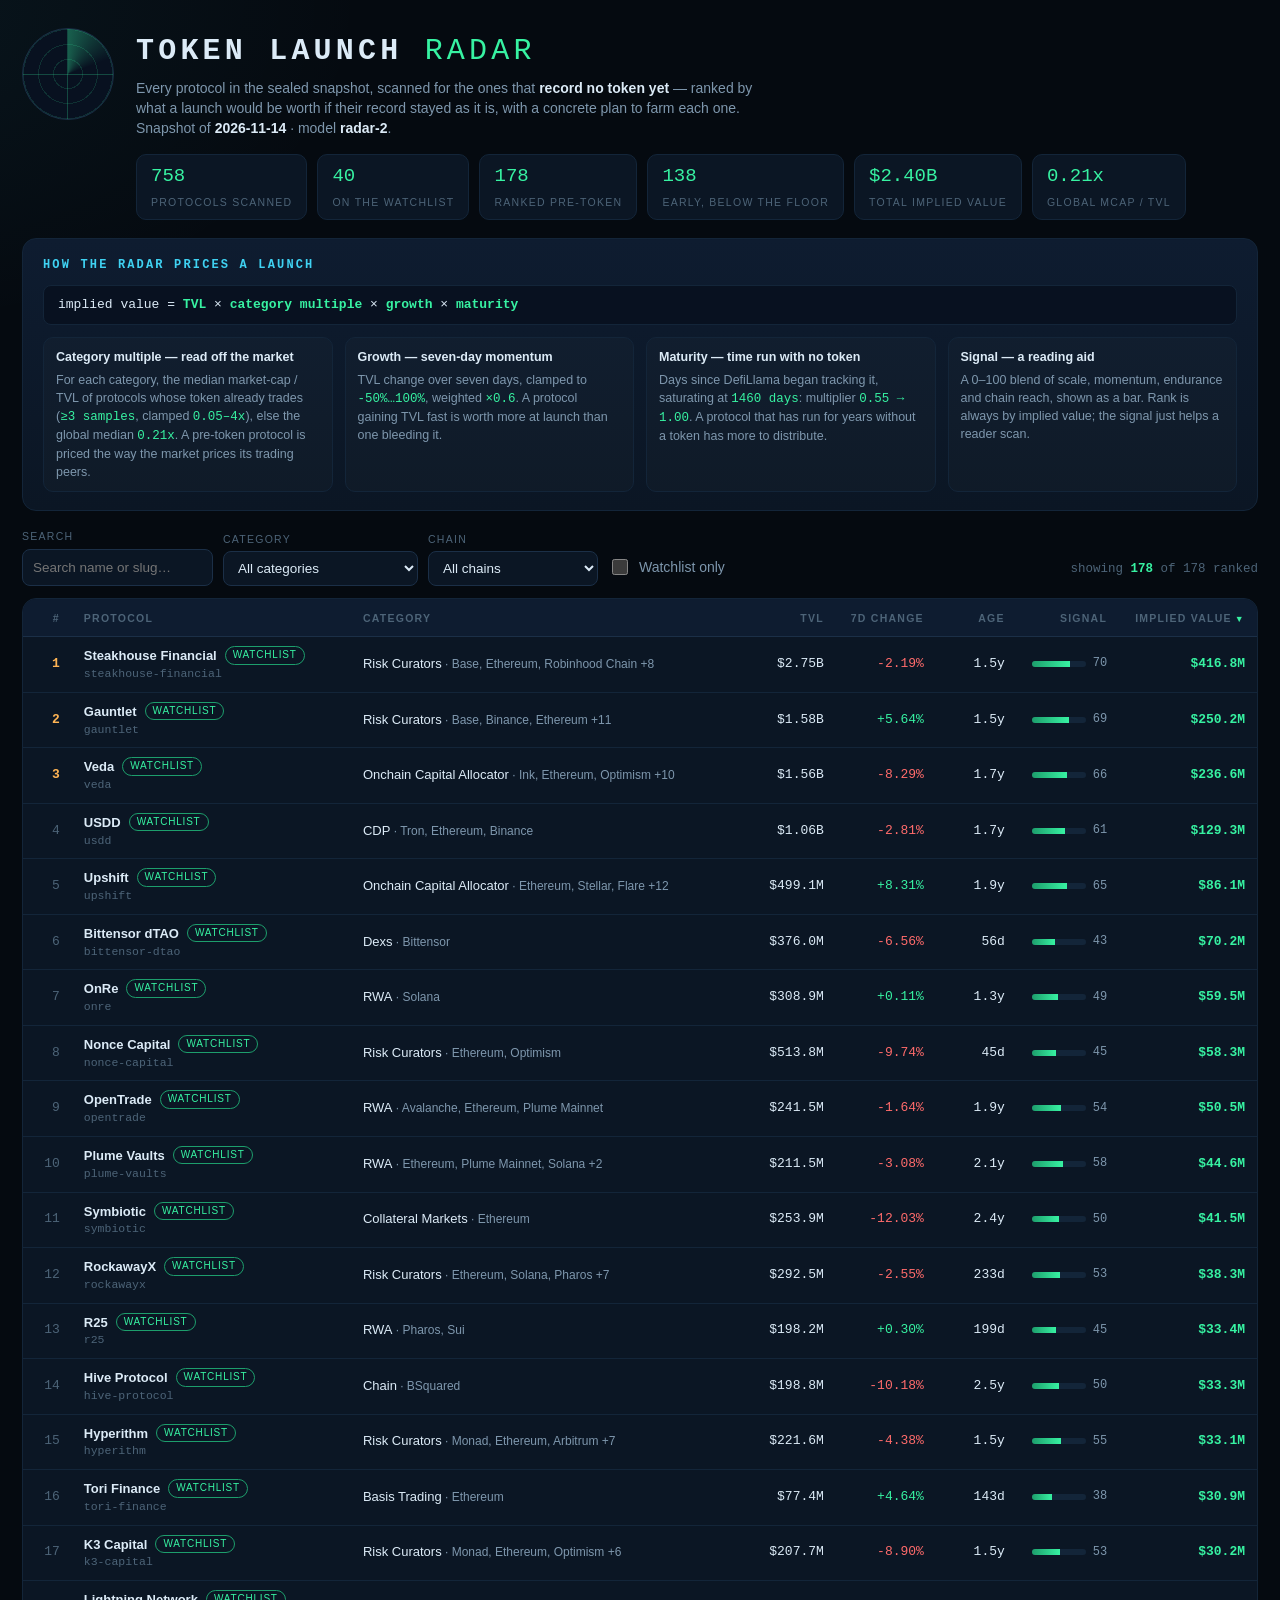
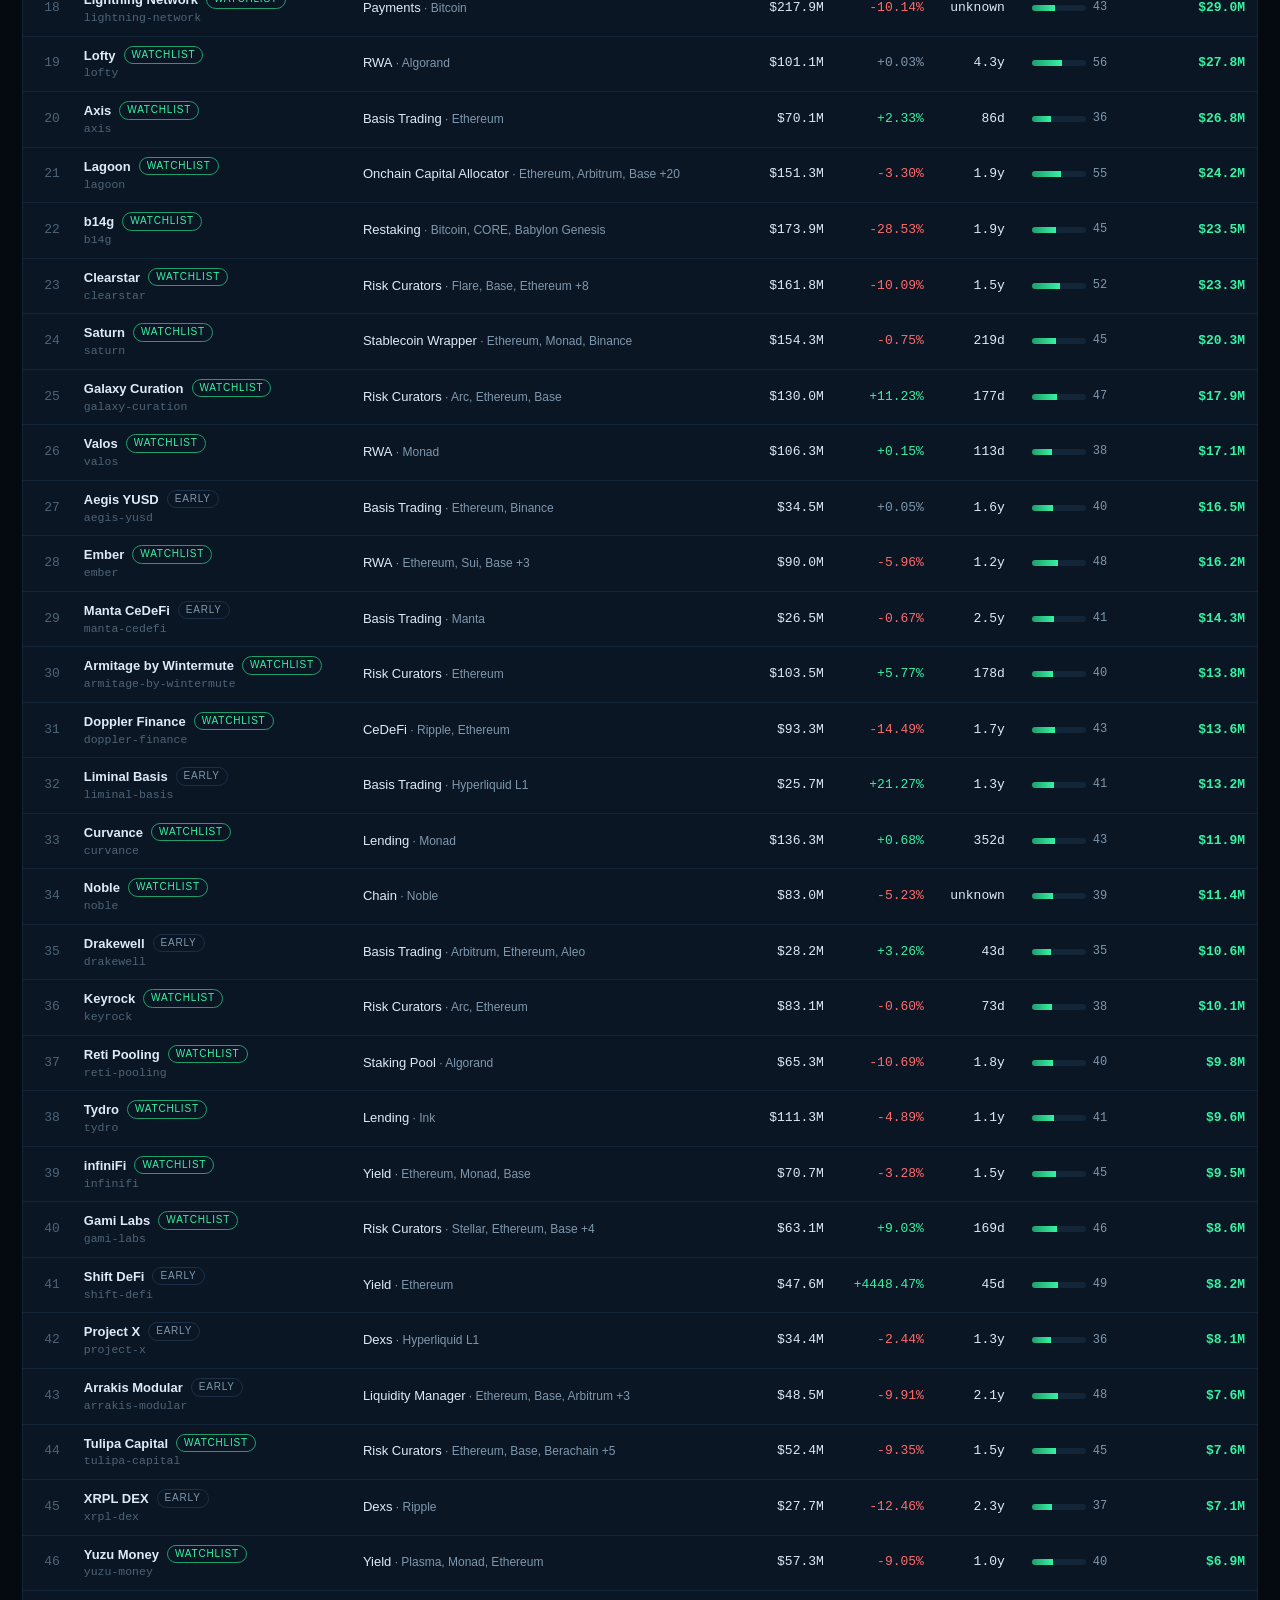
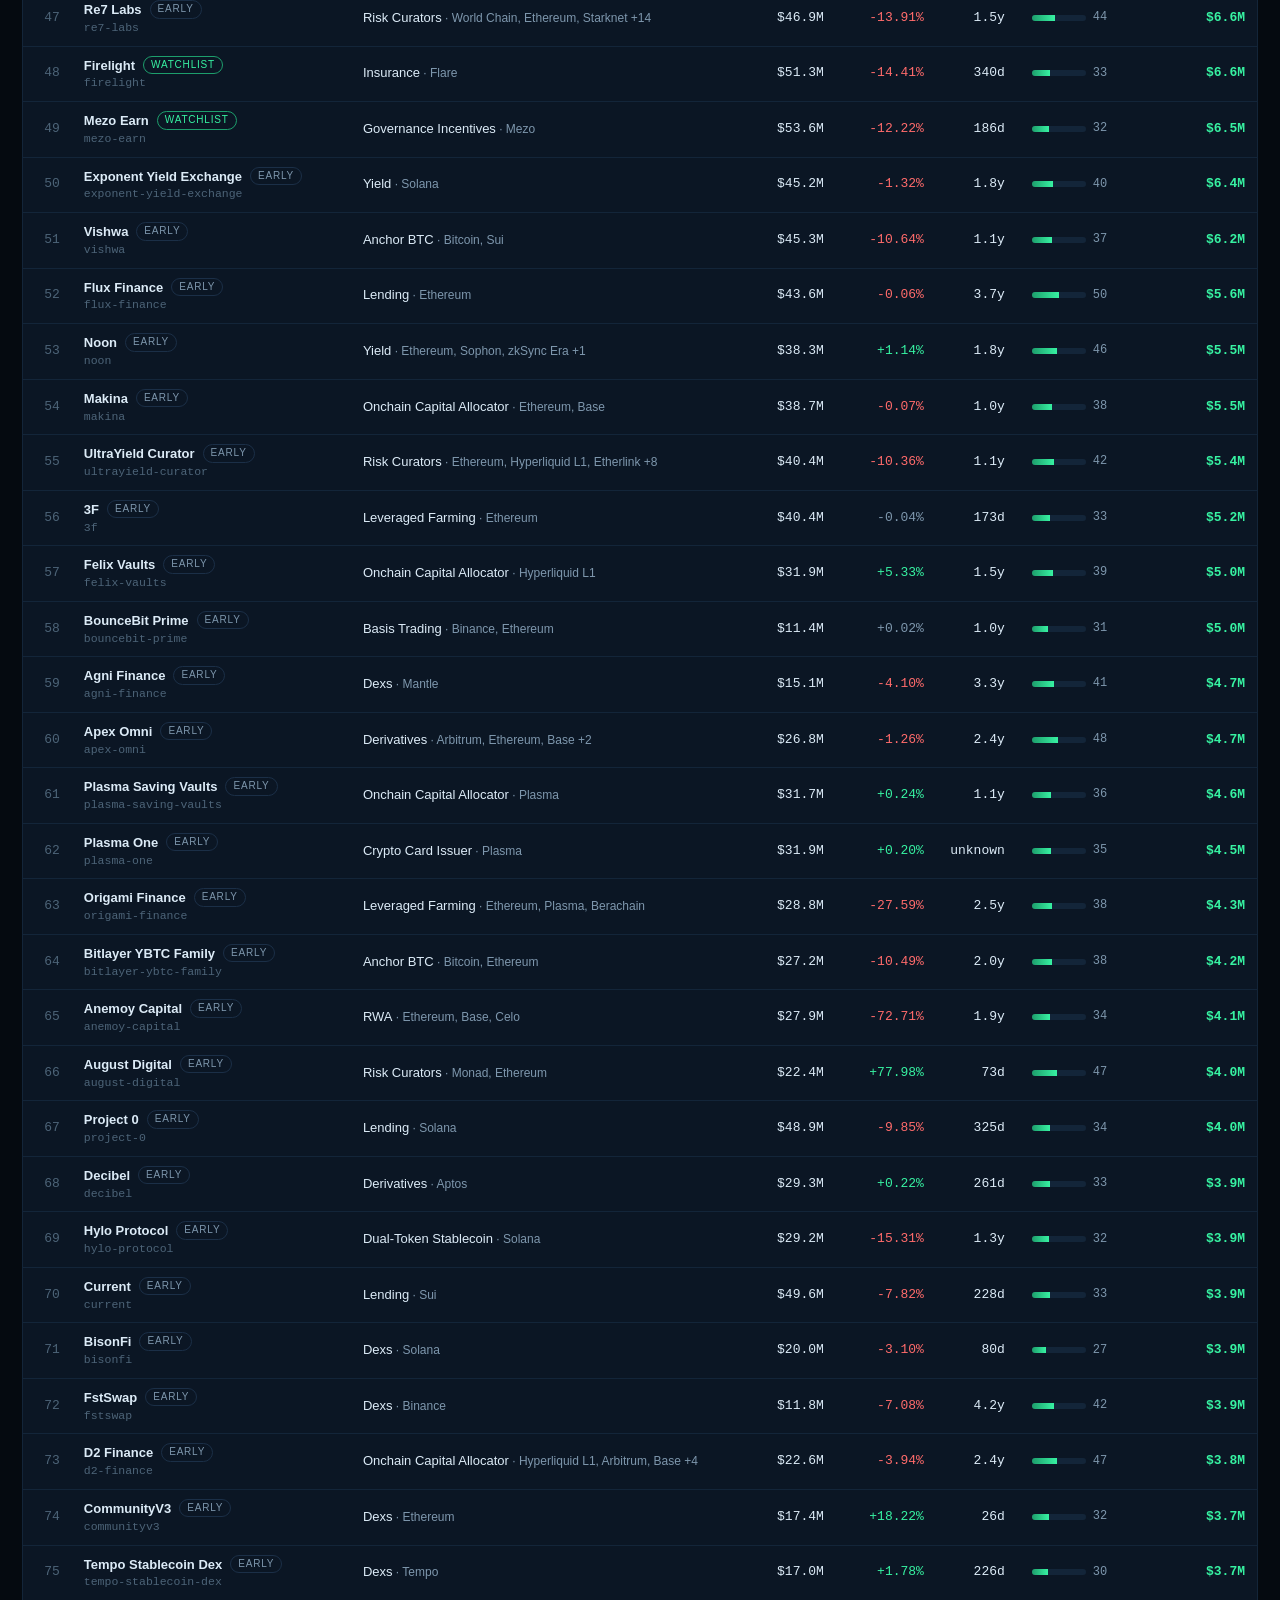
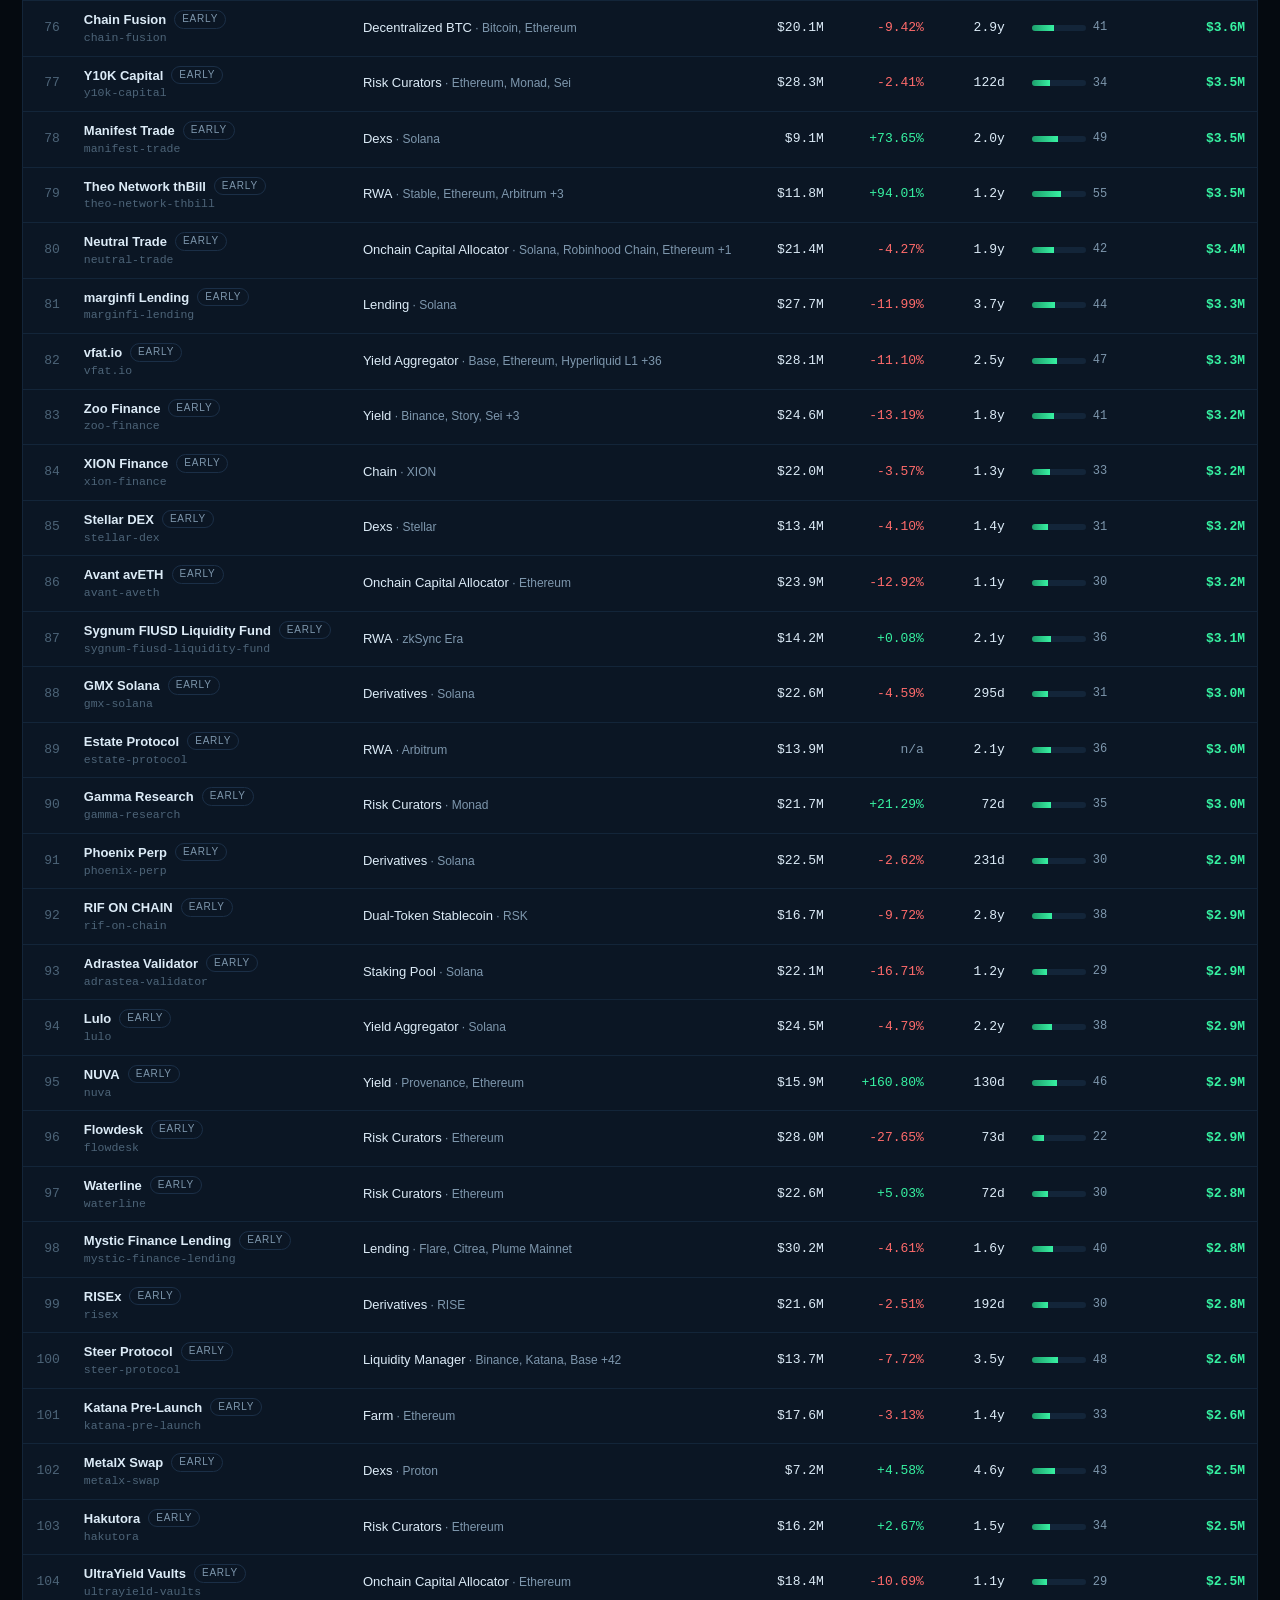
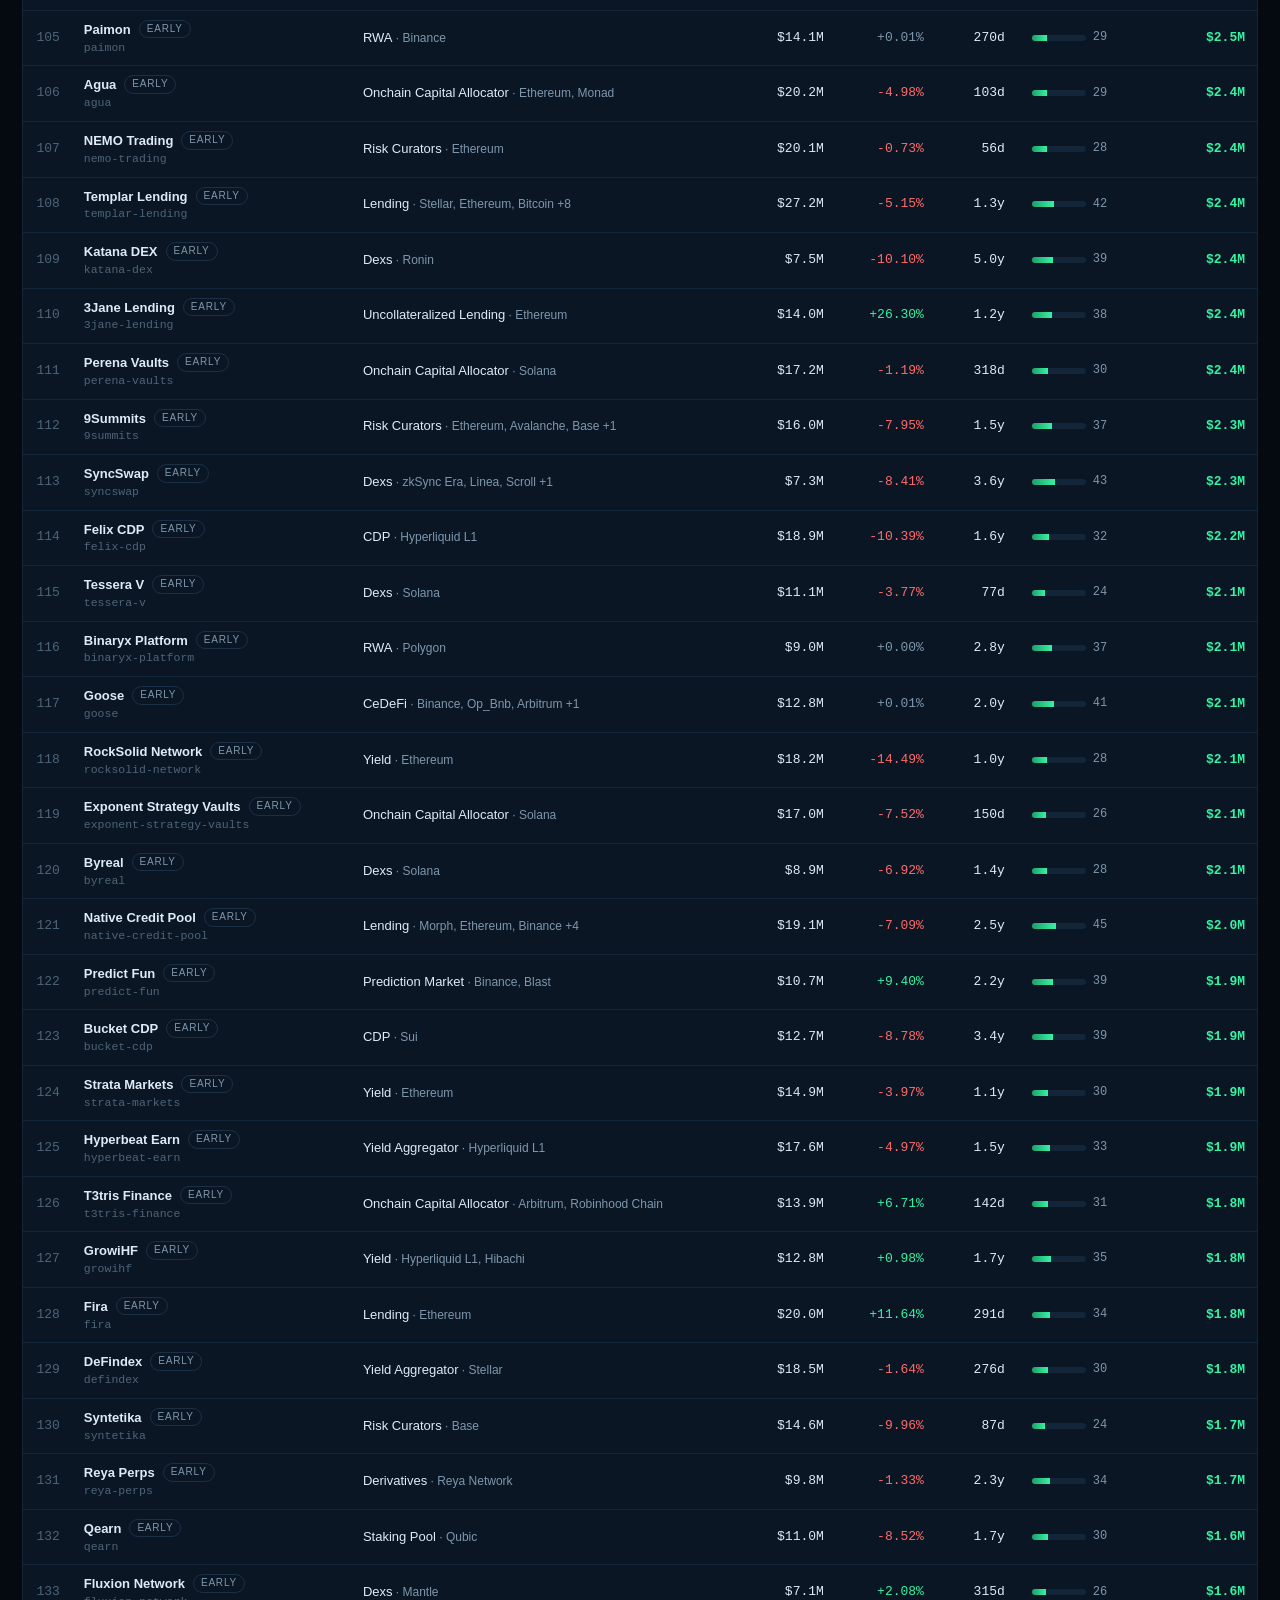
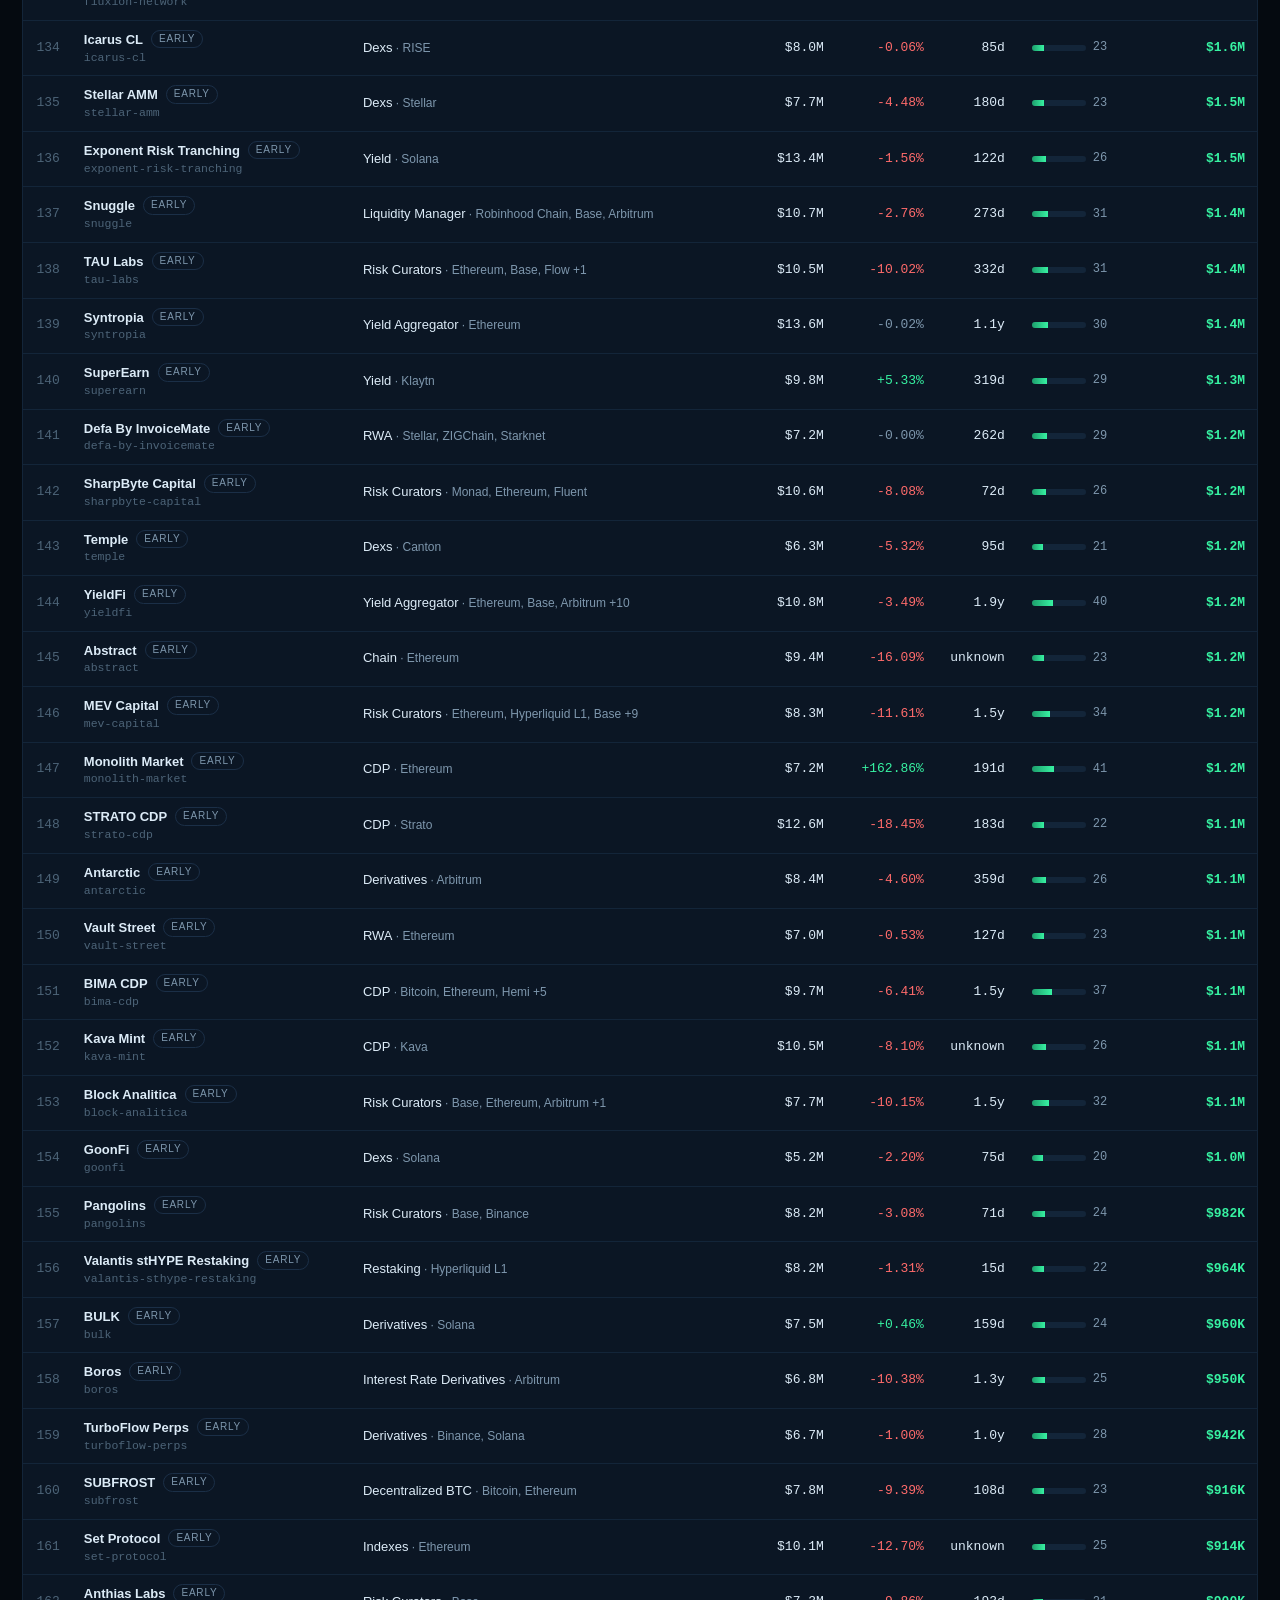
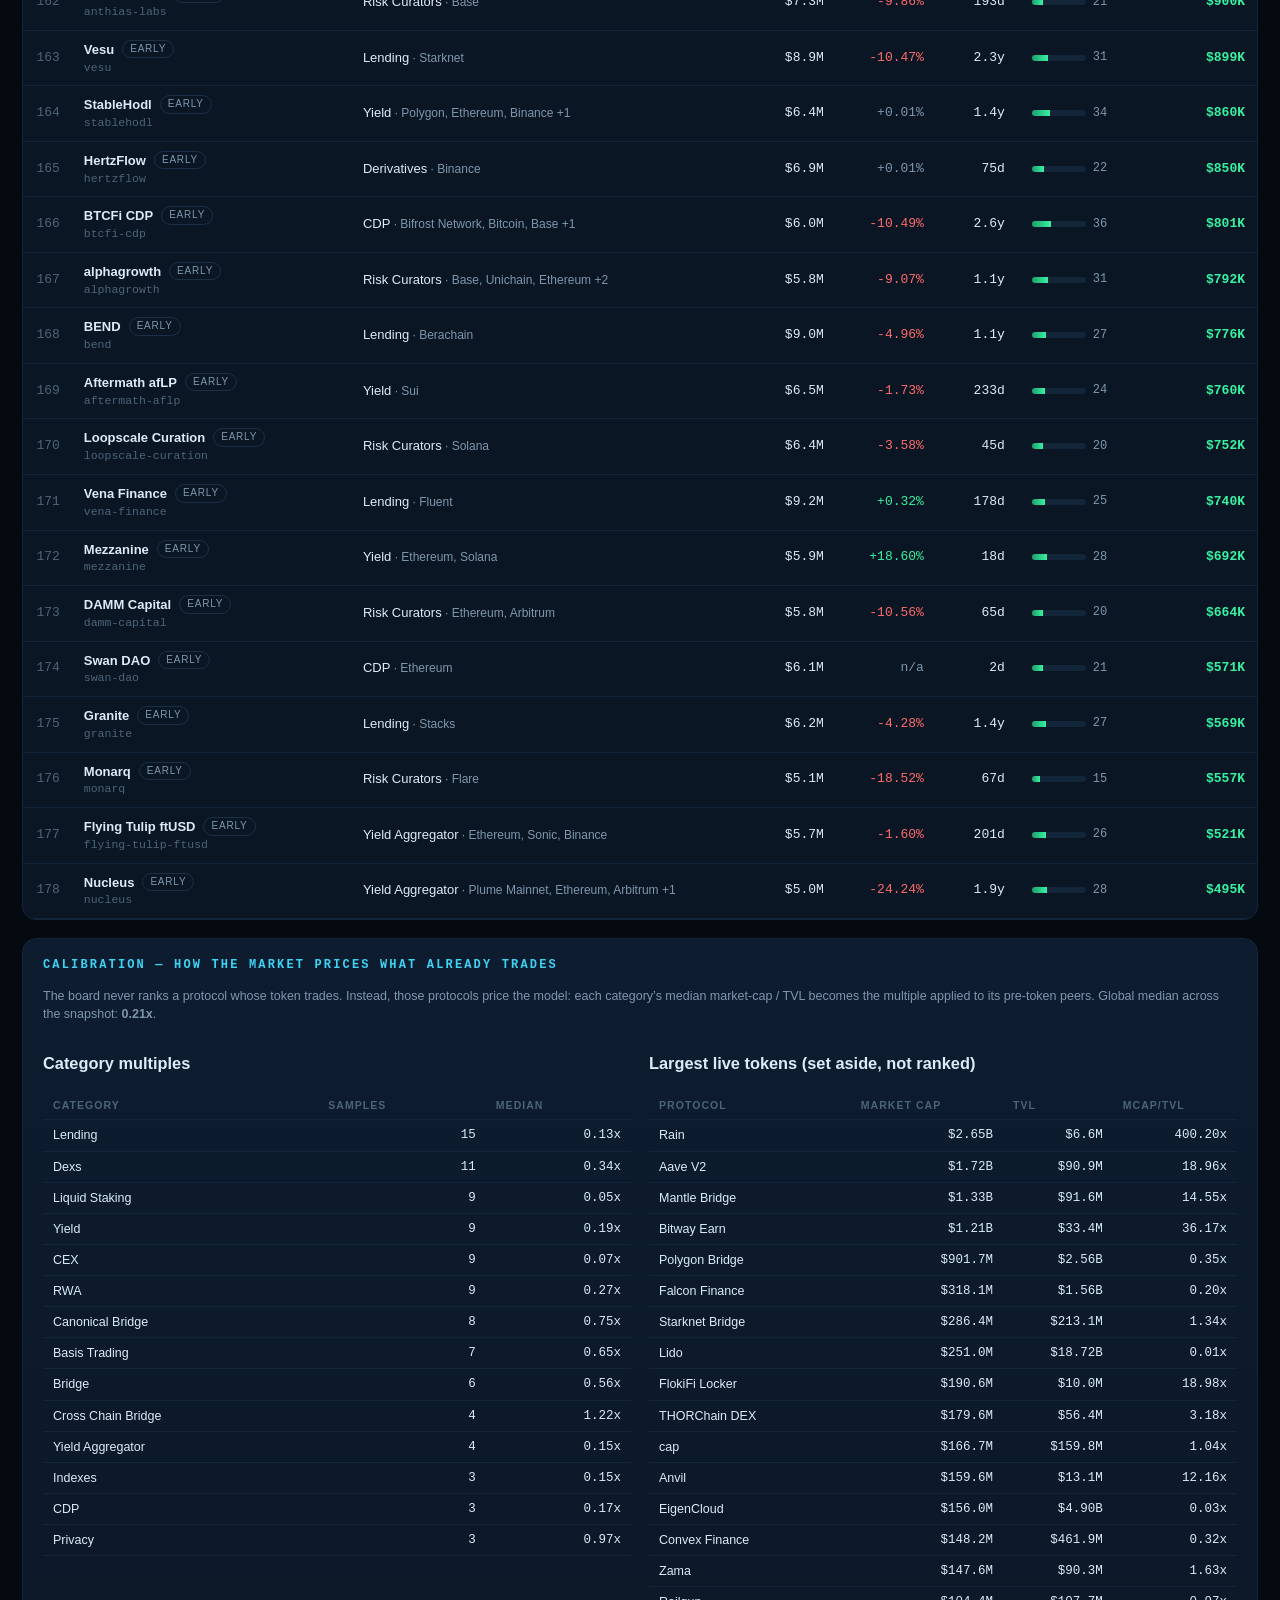
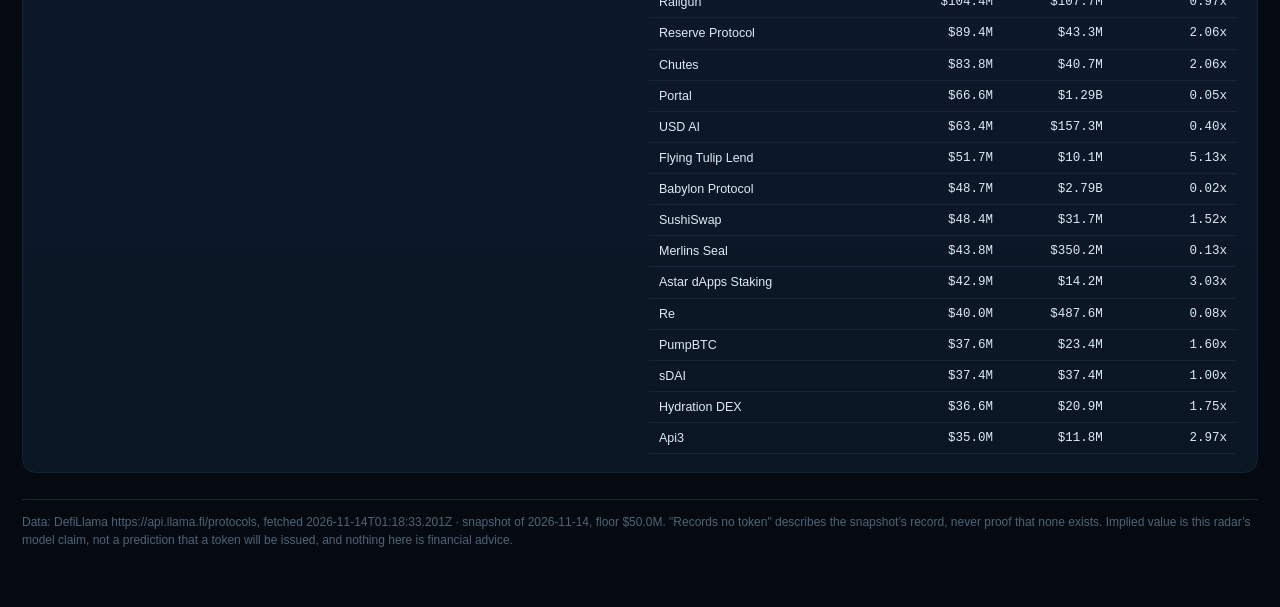
<file: index.html>
<!doctype html>
<html lang="en">
<head>
<meta charset="utf-8">
<meta name="viewport" content="width=device-width, initial-scale=1">
<title>Token Launch Radar — pre-token protocols ranked by implied value</title>
<style>
/* Token Launch Radar — a dark radar console. No network, no fonts fetched: system stacks only. */
:root {
  --bg: #050a10;
  --bg2: #081120;
  --panel: #0b1624;
  --panel2: #0e1c30;
  --line: #1b2f47;
  --line-soft: #132539;
  --text: #dcebf7;
  --muted: #7e97ad;
  --faint: #4d6478;
  --accent: #37f2a2;
  --accent-dim: #1d9e6c;
  --cyan: #3fd2f2;
  --amber: #ffb454;
  --red: #ff6b6b;
  --mono: ui-monospace, "SF Mono", "Cascadia Mono", Menlo, Consolas, monospace;
  --sans: -apple-system, BlinkMacSystemFont, "Segoe UI", Roboto, "Helvetica Neue", Arial, sans-serif;
}
* { box-sizing: border-box; }
html { color-scheme: dark; }
body {
  margin: 0;
  background:
    radial-gradient(1100px 500px at 85% -10%, rgba(55, 242, 162, 0.07), transparent 60%),
    radial-gradient(900px 600px at -10% 0%, rgba(63, 210, 242, 0.06), transparent 55%),
    var(--bg);
  color: var(--text);
  font-family: var(--sans);
  font-size: 14px;
  line-height: 1.45;
}
a { color: var(--cyan); }
.skip { position: absolute; left: -9999px; }
.skip:focus { left: 12px; top: 12px; background: var(--panel2); padding: 6px 10px; border-radius: 6px; z-index: 50; }
main { max-width: 1280px; margin: 0 auto; padding: 28px 22px 60px; }

/* Header */
.head { display: flex; gap: 22px; align-items: flex-start; flex-wrap: wrap; }
.radar {
  width: 92px; height: 92px; border-radius: 50%; flex: 0 0 auto; position: relative;
  border: 1px solid var(--line);
  background:
    repeating-radial-gradient(circle at 50% 50%, transparent 0 14px, rgba(55, 242, 162, 0.14) 14px 15px),
    conic-gradient(from 0deg at 50% 50%, rgba(55, 242, 162, 0.35), transparent 70deg, transparent 360deg),
    var(--bg2);
  animation: sweep 7s linear infinite;
}
.radar::after {
  content: ""; position: absolute; inset: 0; border-radius: 50%;
  background:
    linear-gradient(90deg, transparent calc(50% - 0.5px), rgba(55, 242, 162, 0.25) calc(50% - 0.5px), rgba(55, 242, 162, 0.25) calc(50% + 0.5px), transparent calc(50% + 0.5px)),
    linear-gradient(0deg, transparent calc(50% - 0.5px), rgba(55, 242, 162, 0.25) calc(50% - 0.5px), rgba(55, 242, 162, 0.25) calc(50% + 0.5px), transparent calc(50% + 0.5px));
}
@keyframes sweep { to { transform: rotate(360deg); } }
.head-text { flex: 1 1 420px; min-width: 280px; }
h1 {
  margin: 2px 0 4px; font-size: 30px; letter-spacing: 0.14em; font-weight: 800;
  font-family: var(--mono); text-transform: uppercase;
}
h1 .thin { color: var(--accent); font-weight: 400; }
.tagline { color: var(--muted); max-width: 640px; margin: 0; }
.tagline strong { color: var(--text); font-weight: 600; }
.stats { display: flex; gap: 10px; flex-wrap: wrap; margin-top: 16px; }
.stat {
  background: var(--panel); border: 1px solid var(--line-soft); border-radius: 10px;
  padding: 8px 14px; min-width: 118px;
}
.stat .v { font-family: var(--mono); font-size: 19px; color: var(--accent); display: block; }
.stat .k { font-size: 10.5px; letter-spacing: 0.12em; text-transform: uppercase; color: var(--faint); }

/* Cards and sections */
.card {
  background: linear-gradient(180deg, var(--panel2), var(--panel));
  border: 1px solid var(--line-soft); border-radius: 14px; padding: 18px 20px; margin-top: 18px;
}
.card h2 {
  margin: 0 0 10px; font-size: 12px; letter-spacing: 0.18em; text-transform: uppercase;
  color: var(--cyan); font-family: var(--mono); font-weight: 700;
}
.formula { font-family: var(--mono); font-size: 13px; color: var(--text); background: var(--bg2); border: 1px solid var(--line-soft); border-radius: 8px; padding: 10px 14px; overflow-x: auto; white-space: nowrap; }
.formula b { color: var(--accent); font-weight: 700; }
.method-grid { display: grid; grid-template-columns: repeat(auto-fit, minmax(230px, 1fr)); gap: 12px; margin-top: 12px; }
.method-grid .m { border: 1px solid var(--line-soft); border-radius: 10px; padding: 10px 12px; background: rgba(255,255,255,0.015); }
.method-grid .m h3 { margin: 0 0 4px; font-size: 12.5px; color: var(--text); }
.method-grid .m p { margin: 0; color: var(--muted); font-size: 12.5px; }
.method-grid .m .n { font-family: var(--mono); color: var(--accent); }

/* Controls */
.controls { display: flex; gap: 10px; flex-wrap: wrap; align-items: end; margin-top: 18px; }
.field { display: flex; flex-direction: column; gap: 4px; }
.field label { font-size: 10.5px; letter-spacing: 0.12em; text-transform: uppercase; color: var(--faint); }
.field input[type="search"], .field select {
  background: var(--panel); color: var(--text); border: 1px solid var(--line);
  border-radius: 8px; padding: 8px 10px; font: inherit; font-size: 13.5px; min-width: 170px;
}
.field input[type="search"]:focus, .field select:focus { outline: 2px solid var(--accent-dim); outline-offset: 1px; }
.toggle { display: flex; align-items: center; gap: 8px; padding-bottom: 8px; cursor: pointer; color: var(--muted); }
.toggle input { accent-color: var(--accent-dim); width: 16px; height: 16px; }
.count { margin-left: auto; color: var(--faint); font-family: var(--mono); font-size: 12.5px; padding-bottom: 8px; }
.count b { color: var(--accent); }

/* Board table */
.table-wrap { margin-top: 12px; border: 1px solid var(--line-soft); border-radius: 14px; overflow: auto; background: var(--panel); }
table { border-collapse: collapse; width: 100%; min-width: 880px; }
thead th {
  text-align: right; font-size: 10.5px; letter-spacing: 0.12em; text-transform: uppercase;
  color: var(--faint); font-weight: 600; padding: 12px 12px 10px; border-bottom: 1px solid var(--line);
  background: var(--panel2); position: sticky; top: 0; white-space: nowrap;
}
thead th.l { text-align: left; }
thead th button {
  background: none; border: 0; color: inherit; font: inherit; cursor: pointer; padding: 0;
  letter-spacing: inherit; text-transform: inherit;
}
thead th button:hover { color: var(--accent); }
thead th .arr { color: var(--accent); font-size: 9px; margin-left: 3px; }
tbody td { padding: 9px 12px; border-bottom: 1px solid var(--line-soft); text-align: right; font-family: var(--mono); font-size: 13px; white-space: nowrap; }
tbody td.l { text-align: left; font-family: var(--sans); }
tbody tr { cursor: pointer; }
tbody tr:hover { background: rgba(55, 242, 162, 0.05); }
tbody tr.sel { background: rgba(55, 242, 162, 0.09); }
td.rank { color: var(--faint); }
td.rank.top { color: var(--amber); font-weight: 700; }
.pname { font-weight: 600; color: var(--text); }
.pslug { color: var(--faint); font-size: 11.5px; font-family: var(--mono); display: block; }
.badge {
  display: inline-block; font-size: 10px; letter-spacing: 0.08em; text-transform: uppercase;
  border: 1px solid var(--accent-dim); color: var(--accent); border-radius: 20px; padding: 1px 7px; margin-left: 8px; vertical-align: 2px;
}
.badge.early { border-color: var(--line); color: var(--muted); }
.chains { color: var(--muted); font-family: var(--sans); font-size: 12px; }
.up { color: var(--accent); }
.down { color: var(--red); }
.flat { color: var(--muted); }
.implied { color: var(--accent); font-weight: 700; }
.signal { display: inline-flex; align-items: center; gap: 7px; }
.signal .bar { width: 54px; height: 6px; border-radius: 3px; background: var(--line-soft); overflow: hidden; display: inline-block; }
.signal .bar i { display: block; height: 100%; background: linear-gradient(90deg, var(--accent-dim), var(--accent)); }
.signal .sv { color: var(--muted); font-size: 12px; }

/* Detail drawer */
.drawer-back { position: fixed; inset: 0; background: rgba(2, 6, 10, 0.62); z-index: 30; }
.drawer {
  position: fixed; top: 0; right: 0; bottom: 0; width: min(560px, 94vw); z-index: 31;
  background: var(--bg2); border-left: 1px solid var(--line); overflow-y: auto; padding: 24px 26px 40px;
  box-shadow: -18px 0 44px rgba(0,0,0,0.5);
}
.drawer .close {
  position: sticky; top: 0; float: right; background: var(--panel2); color: var(--text);
  border: 1px solid var(--line); border-radius: 8px; padding: 6px 12px; cursor: pointer; font: inherit;
}
.drawer .close:hover { border-color: var(--accent-dim); color: var(--accent); }
.drawer h2 { margin: 0 0 2px; font-size: 24px; }
.drawer .sub { color: var(--muted); font-family: var(--mono); font-size: 12.5px; margin-bottom: 14px; }
.facts { display: grid; grid-template-columns: repeat(auto-fit, minmax(140px, 1fr)); gap: 10px; margin: 14px 0; }
.fact { background: var(--panel); border: 1px solid var(--line-soft); border-radius: 10px; padding: 9px 12px; }
.fact .v { font-family: var(--mono); font-size: 16px; display: block; }
.fact .k { font-size: 10px; letter-spacing: 0.12em; text-transform: uppercase; color: var(--faint); }
.drawer h3 { font-size: 12px; letter-spacing: 0.16em; text-transform: uppercase; color: var(--cyan); font-family: var(--mono); margin: 22px 0 8px; }
.breakdown { font-family: var(--mono); font-size: 12.5px; background: var(--panel); border: 1px solid var(--line-soft); border-radius: 10px; padding: 12px 14px; }
.breakdown div { display: flex; justify-content: space-between; padding: 3px 0; }
.breakdown .tot { border-top: 1px solid var(--line); margin-top: 6px; padding-top: 8px; color: var(--accent); font-weight: 700; }
ol.steps { margin: 0; padding: 0; list-style: none; counter-reset: step; }
ol.steps li {
  counter-increment: step; position: relative; padding: 10px 12px 10px 46px; margin-bottom: 8px;
  background: var(--panel); border: 1px solid var(--line-soft); border-radius: 10px; font-size: 13px;
}
ol.steps li::before {
  content: counter(step); position: absolute; left: 12px; top: 10px; width: 24px; height: 24px;
  border-radius: 50%; background: var(--panel2); border: 1px solid var(--accent-dim); color: var(--accent);
  font-family: var(--mono); font-size: 12px; display: flex; align-items: center; justify-content: center;
}
ol.steps .meta { display: block; margin-top: 5px; color: var(--muted); font-size: 12px; font-family: var(--mono); }
ol.steps .meta b { color: var(--amber); font-weight: 600; }

/* Calibration + footer */
.calib-grid { display: grid; grid-template-columns: repeat(auto-fit, minmax(320px, 1fr)); gap: 18px; }
.mini { width: 100%; border-collapse: collapse; min-width: 0; }
.mini th, .mini td { padding: 6px 10px; border-bottom: 1px solid var(--line-soft); font-size: 12.5px; }
.mini th { text-align: left; color: var(--faint); font-size: 10.5px; letter-spacing: 0.1em; text-transform: uppercase; background: transparent; position: static; }
.mini td { font-family: var(--mono); text-align: right; }
.mini td.l { text-align: left; font-family: var(--sans); }
.note { color: var(--muted); font-size: 12.5px; }
footer { margin-top: 26px; color: var(--faint); font-size: 12px; border-top: 1px solid var(--line-soft); padding-top: 14px; }
.empty { padding: 36px; text-align: center; color: var(--muted); }
@media (max-width: 720px) {
  h1 { font-size: 23px; }
  .radar { width: 64px; height: 64px; }
  main { padding: 18px 12px 40px; }
}

</style>
</head>
<body>
<main id="board" tabindex="-1" aria-busy="true"></main>
<script>
window.RADAR={"as_of":"2026-11-14","source":"DefiLlama https://api.llama.fi/protocols, fetched 2026-11-14T01:18:33.201Z","floor_usd":50000000,"model":{"multiple_floor":0.05,"multiple_cap":4,"multiple_min_samples":3,"growth_weight":0.6,"growth_floor":-50,"growth_cap":100,"maturity_floor":0.55,"maturity_range":0.45,"maturity_days":1460,"unknown_age_days":365},"model_version":"radar-2","global_multiple":0.2138,"watchlist_size":40,"board_size":178,"early_size":138,"live_size":30,"scanned":758,"total_implied_usd":2398812572,"rows":[{"rank":1,"slug":"steakhouse-financial","name":"Steakhouse Financial","category":"Risk Curators","chains":["Base","Ethereum","Robinhood Chain","Arbitrum","Solana","Monad","Arc","Katana","Polygon","Unichain","Corn"],"tvl_usd":2753981495,"change_7d":-2.1935,"listed_at":"2025-05-20","age_days":543,"on_watchlist":true,"implied_value_usd":416825236,"signal_score":70,"category_multiple":0.2138,"multiple_source":"global","growth_multiplier":0.9868,"maturity_multiplier":0.7174,"farm_steps":["Use a fresh wallet that holds only the funds you plan to farm, and keep its seed phrase offline and never typed into a website. Cost: under $3 of gas for the first transaction. Time: 5 minutes.","Deposit $250 into a Steakhouse Financial vault on Base — pick the vault with the most depositors, not the highest rate — and keep the shares. Cost: $250 of capital and about $8 of gas. Time: 15 minutes to set up.","Split a second, smaller deposit into another Steakhouse Financial vault on Base so the wallet is active in more than one strategy. Cost: about $2 of gas each time. Time: 10 minutes a week.","Hold the position for at least 45 days so the activity is counted in more than one snapshot, and top it up once midway. Cost: the $250 stays in the position. Time: 45 days.","Open Steakhouse Financial's own points, rewards or quests page from its official site once a week and finish any free task it lists. Cost: no fee to check, and never pay to claim. Time: 10 minutes a week.","Before you withdraw, check the same official page for a claim window; a real airdrop never asks for your seed phrase or a payment. Cost: nothing but attention. Time: 10 minutes.","Write the wallet, the dates and every transaction hash in a farm log so you can repeat the position or unwind it cleanly. Cost: nothing but the log. Time: 5 minutes."]},{"rank":2,"slug":"gauntlet","name":"Gauntlet","category":"Risk Curators","chains":["Base","Binance","Ethereum","Arbitrum","Stable","Morph","Solana","Hyperliquid L1","Polygon","Optimism","Unichain","Katana","Arc","Tempo"],"tvl_usd":1577685462,"change_7d":5.645,"listed_at":"2025-05-20","age_days":543,"on_watchlist":true,"implied_value_usd":250168739,"signal_score":69,"category_multiple":0.2138,"multiple_source":"global","growth_multiplier":1.0339,"maturity_multiplier":0.7174,"farm_steps":["Use a fresh wallet that holds only the funds you plan to farm, and keep its seed phrase offline and never typed into a website. Cost: under $3 of gas for the first transaction. Time: 5 minutes.","Deposit $250 into a Gauntlet vault on Base — pick the vault with the most depositors, not the highest rate — and keep the shares. Cost: $250 of capital and about $8 of gas. Time: 15 minutes to set up.","Split a second, smaller deposit into another Gauntlet vault on Base so the wallet is active in more than one strategy. Cost: about $2 of gas each time. Time: 10 minutes a week.","Hold the position for at least 45 days so the activity is counted in more than one snapshot, and top it up once midway. Cost: the $250 stays in the position. Time: 45 days.","Open Gauntlet's own points, rewards or quests page from its official site once a week and finish any free task it lists. Cost: no fee to check, and never pay to claim. Time: 10 minutes a week.","Before you withdraw, check the same official page for a claim window; a real airdrop never asks for your seed phrase or a payment. Cost: nothing but attention. Time: 10 minutes.","Write the wallet, the dates and every transaction hash in a farm log so you can repeat the position or unwind it cleanly. Cost: nothing but the log. Time: 5 minutes."]},{"rank":3,"slug":"veda","name":"Veda","category":"Onchain Capital Allocator","chains":["Ink","Ethereum","Optimism","Monad","Plasma","Hyperliquid L1","Arbitrum","Base","Berachain","Sonic","Binance","BOB","Scroll"],"tvl_usd":1563415482,"change_7d":-8.2898,"listed_at":"2025-02-20","age_days":632,"on_watchlist":true,"implied_value_usd":236571040,"signal_score":66,"category_multiple":0.2138,"multiple_source":"global","growth_multiplier":0.9503,"maturity_multiplier":0.7448,"farm_steps":["Use a fresh wallet that holds only the funds you plan to farm, and keep its seed phrase offline and never typed into a website. Cost: under $3 of gas for the first transaction. Time: 5 minutes.","Deposit $250 into a Veda vault on Ink — pick the vault with the most depositors, not the highest rate — and keep the shares. Cost: $250 of capital and about $8 of gas. Time: 15 minutes to set up.","Split a second, smaller deposit into another Veda vault on Ink so the wallet is active in more than one strategy. Cost: about $2 of gas each time. Time: 10 minutes a week.","Hold the position for at least 45 days so the activity is counted in more than one snapshot, and top it up once midway. Cost: the $250 stays in the position. Time: 45 days.","Open Veda's own points, rewards or quests page from its official site once a week and finish any free task it lists. Cost: no fee to check, and never pay to claim. Time: 10 minutes a week.","Before you withdraw, check the same official page for a claim window; a real airdrop never asks for your seed phrase or a payment. Cost: nothing but attention. Time: 10 minutes.","Write the wallet, the dates and every transaction hash in a farm log so you can repeat the position or unwind it cleanly. Cost: nothing but the log. Time: 5 minutes."]},{"rank":4,"slug":"usdd","name":"USDD","category":"CDP","chains":["Tron","Ethereum","Binance"],"tvl_usd":1055793606,"change_7d":-2.8062,"listed_at":"2025-03-13","age_days":611,"on_watchlist":true,"implied_value_usd":129290111,"signal_score":61,"category_multiple":0.1687,"multiple_source":"category","growth_multiplier":0.9832,"maturity_multiplier":0.7383,"farm_steps":["Use a fresh wallet that holds only the funds you plan to farm, and keep its seed phrase offline and never typed into a website. Cost: under $3 of gas for the first transaction. Time: 5 minutes.","Open a vault on USDD (Tron) with $250 of collateral, mint a modest amount of its stablecoin, and keep the vault healthy. Cost: $250 of capital and about $8 of gas. Time: 15 minutes to set up.","Make one more qualifying action on USDD each week — a deposit, a swap, a vote or a claim — sized small enough that gas stays trivial. Cost: about $2 of gas each time. Time: 10 minutes a week.","Hold the position for at least 45 days so the activity is counted in more than one snapshot, and top it up once midway. Cost: the $250 stays in the position. Time: 45 days.","Open USDD's own points, rewards or quests page from its official site once a week and finish any free task it lists. Cost: no fee to check, and never pay to claim. Time: 10 minutes a week.","Before you withdraw, check the same official page for a claim window; a real airdrop never asks for your seed phrase or a payment. Cost: nothing but attention. Time: 10 minutes.","Write the wallet, the dates and every transaction hash in a farm log so you can repeat the position or unwind it cleanly. Cost: nothing but the log. Time: 5 minutes."]},{"rank":5,"slug":"upshift","name":"Upshift","category":"Onchain Capital Allocator","chains":["Ethereum","Stellar","Flare","Monad","Hyperliquid L1","Avalanche","Solana","Fluent","Base","Citrea","Sui","Plasma","Binance","Mezo","Ink"],"tvl_usd":499083733,"change_7d":8.3117,"listed_at":"2024-12-04","age_days":710,"on_watchlist":true,"implied_value_usd":86129161,"signal_score":65,"category_multiple":0.2138,"multiple_source":"global","growth_multiplier":1.0499,"maturity_multiplier":0.7688,"farm_steps":["Use a fresh wallet that holds only the funds you plan to farm, and keep its seed phrase offline and never typed into a website. Cost: under $3 of gas for the first transaction. Time: 5 minutes.","Deposit $150 into a Upshift vault on Ethereum — pick the vault with the most depositors, not the highest rate — and keep the shares. Cost: $150 of capital and about $5 of gas. Time: 15 minutes to set up.","Split a second, smaller deposit into another Upshift vault on Ethereum so the wallet is active in more than one strategy. Cost: about $2 of gas each time. Time: 10 minutes a week.","Hold the position for at least 45 days so the activity is counted in more than one snapshot, and top it up once midway. Cost: the $150 stays in the position. Time: 45 days.","Open Upshift's own points, rewards or quests page from its official site once a week and finish any free task it lists. Cost: no fee to check, and never pay to claim. Time: 10 minutes a week.","Before you withdraw, check the same official page for a claim window; a real airdrop never asks for your seed phrase or a payment. Cost: nothing but attention. Time: 10 minutes.","Write the wallet, the dates and every transaction hash in a farm log so you can repeat the position or unwind it cleanly. Cost: nothing but the log. Time: 5 minutes."]},{"rank":6,"slug":"bittensor-dtao","name":"Bittensor dTAO","category":"Dexs","chains":["Bittensor"],"tvl_usd":376026255,"change_7d":-6.5592,"listed_at":"2026-09-19","age_days":56,"on_watchlist":true,"implied_value_usd":70161220,"signal_score":43,"category_multiple":0.3424,"multiple_source":"category","growth_multiplier":0.9606,"maturity_multiplier":0.5673,"farm_steps":["Use a fresh wallet that holds only the funds you plan to farm, and keep its seed phrase offline and never typed into a website. Cost: under $3 of gas for the first transaction. Time: 5 minutes.","Add $150 of liquidity to Bittensor dTAO's deepest pool on Bittensor, split across the pair's two assets, and leave the position in place. Cost: $150 of capital and about $5 of gas. Time: 15 minutes to set up.","Swap a small amount through Bittensor dTAO on Bittensor once a week; real usage beside the LP position reads better than either alone. Cost: about $2 of gas each time. Time: 10 minutes a week.","Hold the position for at least 90 days so the activity is counted in more than one snapshot, and top it up once midway. Cost: the $150 stays in the position. Time: 90 days.","Open Bittensor dTAO's own points, rewards or quests page from its official site once a week and finish any free task it lists. Cost: no fee to check, and never pay to claim. Time: 10 minutes a week.","Before you withdraw, check the same official page for a claim window; a real airdrop never asks for your seed phrase or a payment. Cost: nothing but attention. Time: 10 minutes.","Write the wallet, the dates and every transaction hash in a farm log so you can repeat the position or unwind it cleanly. Cost: nothing but the log. Time: 5 minutes."]},{"rank":7,"slug":"onre","name":"OnRe","category":"RWA","chains":["Solana"],"tvl_usd":308882355,"change_7d":0.1082,"listed_at":"2025-07-14","age_days":488,"on_watchlist":true,"implied_value_usd":59490088,"signal_score":49,"category_multiple":0.2748,"multiple_source":"category","growth_multiplier":1.0006,"maturity_multiplier":0.7004,"farm_steps":["Use a fresh wallet that holds only the funds you plan to farm, and keep its seed phrase offline and never typed into a website. Cost: under $3 of gas for the first transaction. Time: 5 minutes.","Mint or buy $150 of OnRe's yield-bearing asset on Solana and hold it; note any lock-up before you commit. Cost: $150 of capital and about $5 of gas. Time: 15 minutes to set up.","Make one more qualifying action on OnRe each week — a deposit, a swap, a vote or a claim — sized small enough that gas stays trivial. Cost: about $2 of gas each time. Time: 10 minutes a week.","Hold the position for at least 45 days so the activity is counted in more than one snapshot, and top it up once midway. Cost: the $150 stays in the position. Time: 45 days.","Open OnRe's own points, rewards or quests page from its official site once a week and finish any free task it lists. Cost: no fee to check, and never pay to claim. Time: 10 minutes a week.","Before you withdraw, check the same official page for a claim window; a real airdrop never asks for your seed phrase or a payment. Cost: nothing but attention. Time: 10 minutes.","Write the wallet, the dates and every transaction hash in a farm log so you can repeat the position or unwind it cleanly. Cost: nothing but the log. Time: 5 minutes."]},{"rank":8,"slug":"nonce-capital","name":"Nonce Capital","category":"Risk Curators","chains":["Ethereum","Optimism"],"tvl_usd":513783671,"change_7d":-9.7377,"listed_at":"2026-09-30","age_days":45,"on_watchlist":true,"implied_value_usd":58320501,"signal_score":45,"category_multiple":0.2138,"multiple_source":"global","growth_multiplier":0.9416,"maturity_multiplier":0.5639,"farm_steps":["Use a fresh wallet that holds only the funds you plan to farm, and keep its seed phrase offline and never typed into a website. Cost: under $3 of gas for the first transaction. Time: 5 minutes.","Deposit $150 into a Nonce Capital vault on Ethereum — pick the vault with the most depositors, not the highest rate — and keep the shares. Cost: $150 of capital and about $5 of gas. Time: 15 minutes to set up.","Split a second, smaller deposit into another Nonce Capital vault on Ethereum so the wallet is active in more than one strategy. Cost: about $2 of gas each time. Time: 10 minutes a week.","Hold the position for at least 90 days so the activity is counted in more than one snapshot, and top it up once midway. Cost: the $150 stays in the position. Time: 90 days.","Open Nonce Capital's own points, rewards or quests page from its official site once a week and finish any free task it lists. Cost: no fee to check, and never pay to claim. Time: 10 minutes a week.","Before you withdraw, check the same official page for a claim window; a real airdrop never asks for your seed phrase or a payment. Cost: nothing but attention. Time: 10 minutes.","Write the wallet, the dates and every transaction hash in a farm log so you can repeat the position or unwind it cleanly. Cost: nothing but the log. Time: 5 minutes."]},{"rank":9,"slug":"opentrade","name":"OpenTrade","category":"RWA","chains":["Avalanche","Ethereum","Plume Mainnet"],"tvl_usd":241501527,"change_7d":-1.642,"listed_at":"2024-12-06","age_days":708,"on_watchlist":true,"implied_value_usd":50480293,"signal_score":54,"category_multiple":0.2748,"multiple_source":"category","growth_multiplier":0.9901,"maturity_multiplier":0.7682,"farm_steps":["Use a fresh wallet that holds only the funds you plan to farm, and keep its seed phrase offline and never typed into a website. Cost: under $3 of gas for the first transaction. Time: 5 minutes.","Mint or buy $150 of OpenTrade's yield-bearing asset on Avalanche and hold it; note any lock-up before you commit. Cost: $150 of capital and about $5 of gas. Time: 15 minutes to set up.","Make one more qualifying action on OpenTrade each week — a deposit, a swap, a vote or a claim — sized small enough that gas stays trivial. Cost: about $2 of gas each time. Time: 10 minutes a week.","Hold the position for at least 45 days so the activity is counted in more than one snapshot, and top it up once midway. Cost: the $150 stays in the position. Time: 45 days.","Open OpenTrade's own points, rewards or quests page from its official site once a week and finish any free task it lists. Cost: no fee to check, and never pay to claim. Time: 10 minutes a week.","Before you withdraw, check the same official page for a claim window; a real airdrop never asks for your seed phrase or a payment. Cost: nothing but attention. Time: 10 minutes.","Write the wallet, the dates and every transaction hash in a farm log so you can repeat the position or unwind it cleanly. Cost: nothing but the log. Time: 5 minutes."]},{"rank":10,"slug":"plume-vaults","name":"Plume Vaults","category":"RWA","chains":["Ethereum","Plume Mainnet","Solana","Binance","Avalanche"],"tvl_usd":211537977,"change_7d":-3.081,"listed_at":"2024-10-26","age_days":749,"on_watchlist":true,"implied_value_usd":44552555,"signal_score":58,"category_multiple":0.2748,"multiple_source":"category","growth_multiplier":0.9815,"maturity_multiplier":0.7809,"farm_steps":["Use a fresh wallet that holds only the funds you plan to farm, and keep its seed phrase offline and never typed into a website. Cost: under $3 of gas for the first transaction. Time: 5 minutes.","Mint or buy $150 of Plume Vaults's yield-bearing asset on Ethereum and hold it; note any lock-up before you commit. Cost: $150 of capital and about $5 of gas. Time: 15 minutes to set up.","Make one more qualifying action on Plume Vaults each week — a deposit, a swap, a vote or a claim — sized small enough that gas stays trivial. Cost: about $2 of gas each time. Time: 10 minutes a week.","Hold the position for at least 30 days so the activity is counted in more than one snapshot, and top it up once midway. Cost: the $150 stays in the position. Time: 30 days.","Open Plume Vaults's own points, rewards or quests page from its official site once a week and finish any free task it lists. Cost: no fee to check, and never pay to claim. Time: 10 minutes a week.","Before you withdraw, check the same official page for a claim window; a real airdrop never asks for your seed phrase or a payment. Cost: nothing but attention. Time: 10 minutes.","Write the wallet, the dates and every transaction hash in a farm log so you can repeat the position or unwind it cleanly. Cost: nothing but the log. Time: 5 minutes."]},{"rank":11,"slug":"symbiotic","name":"Symbiotic","category":"Collateral Markets","chains":["Ethereum"],"tvl_usd":253923299,"change_7d":-12.0318,"listed_at":"2024-06-11","age_days":886,"on_watchlist":true,"implied_value_usd":41458361,"signal_score":50,"category_multiple":0.2138,"multiple_source":"global","growth_multiplier":0.9278,"maturity_multiplier":0.8231,"farm_steps":["Use a fresh wallet that holds only the funds you plan to farm, and keep its seed phrase offline and never typed into a website. Cost: under $3 of gas for the first transaction. Time: 5 minutes.","Deposit $150 of USDC into Symbiotic on Ethereum through its own app and keep the position open. Cost: $150 of capital and about $5 of gas. Time: 15 minutes to set up.","Make one more qualifying action on Symbiotic each week — a deposit, a swap, a vote or a claim — sized small enough that gas stays trivial. Cost: about $2 of gas each time. Time: 10 minutes a week.","Hold the position for at least 30 days so the activity is counted in more than one snapshot, and top it up once midway. Cost: the $150 stays in the position. Time: 30 days.","Open Symbiotic's own points, rewards or quests page from its official site once a week and finish any free task it lists. Cost: no fee to check, and never pay to claim. Time: 10 minutes a week.","Before you withdraw, check the same official page for a claim window; a real airdrop never asks for your seed phrase or a payment. Cost: nothing but attention. Time: 10 minutes.","Write the wallet, the dates and every transaction hash in a farm log so you can repeat the position or unwind it cleanly. Cost: nothing but the log. Time: 5 minutes."]},{"rank":12,"slug":"rockawayx","name":"RockawayX","category":"Risk Curators","chains":["Ethereum","Solana","Pharos","Monad","Sei","Base","Binance","Citrea","Etherlink","Plume Mainnet"],"tvl_usd":292506628,"change_7d":-2.5459,"listed_at":"2026-03-26","age_days":233,"on_watchlist":true,"implied_value_usd":38293004,"signal_score":53,"category_multiple":0.2138,"multiple_source":"global","growth_multiplier":0.9847,"maturity_multiplier":0.6218,"farm_steps":["Use a fresh wallet that holds only the funds you plan to farm, and keep its seed phrase offline and never typed into a website. Cost: under $3 of gas for the first transaction. Time: 5 minutes.","Deposit $150 into a RockawayX vault on Ethereum — pick the vault with the most depositors, not the highest rate — and keep the shares. Cost: $150 of capital and about $5 of gas. Time: 15 minutes to set up.","Split a second, smaller deposit into another RockawayX vault on Ethereum so the wallet is active in more than one strategy. Cost: about $2 of gas each time. Time: 10 minutes a week.","Hold the position for at least 60 days so the activity is counted in more than one snapshot, and top it up once midway. Cost: the $150 stays in the position. Time: 60 days.","Open RockawayX's own points, rewards or quests page from its official site once a week and finish any free task it lists. Cost: no fee to check, and never pay to claim. Time: 10 minutes a week.","Before you withdraw, check the same official page for a claim window; a real airdrop never asks for your seed phrase or a payment. Cost: nothing but attention. Time: 10 minutes.","Write the wallet, the dates and every transaction hash in a farm log so you can repeat the position or unwind it cleanly. Cost: nothing but the log. Time: 5 minutes."]},{"rank":13,"slug":"r25","name":"R25","category":"RWA","chains":["Pharos","Sui"],"tvl_usd":198206607,"change_7d":0.2987,"listed_at":"2026-04-29","age_days":199,"on_watchlist":true,"implied_value_usd":33357401,"signal_score":45,"category_multiple":0.2748,"multiple_source":"category","growth_multiplier":1.0018,"maturity_multiplier":0.6113,"farm_steps":["Use a fresh wallet that holds only the funds you plan to farm, and keep its seed phrase offline and never typed into a website. Cost: under $3 of gas for the first transaction. Time: 5 minutes.","Mint or buy $150 of R25's yield-bearing asset on Pharos and hold it; note any lock-up before you commit. Cost: $150 of capital and about $5 of gas. Time: 15 minutes to set up.","Make one more qualifying action on R25 each week — a deposit, a swap, a vote or a claim — sized small enough that gas stays trivial. Cost: about $2 of gas each time. Time: 10 minutes a week.","Hold the position for at least 60 days so the activity is counted in more than one snapshot, and top it up once midway. Cost: the $150 stays in the position. Time: 60 days.","Open R25's own points, rewards or quests page from its official site once a week and finish any free task it lists. Cost: no fee to check, and never pay to claim. Time: 10 minutes a week.","Before you withdraw, check the same official page for a claim window; a real airdrop never asks for your seed phrase or a payment. Cost: nothing but attention. Time: 10 minutes.","Write the wallet, the dates and every transaction hash in a farm log so you can repeat the position or unwind it cleanly. Cost: nothing but the log. Time: 5 minutes."]},{"rank":14,"slug":"hive-protocol","name":"Hive Protocol","category":"Chain","chains":["BSquared"],"tvl_usd":198776765,"change_7d":-10.181,"listed_at":"2024-05-03","age_days":925,"on_watchlist":true,"implied_value_usd":33322612,"signal_score":50,"category_multiple":0.2138,"multiple_source":"global","growth_multiplier":0.9389,"maturity_multiplier":0.8351,"farm_steps":["Use a fresh wallet that holds only the funds you plan to farm, and keep its seed phrase offline and never typed into a website. Cost: under $3 of gas for the first transaction. Time: 5 minutes.","Deposit $150 of USDC into Hive Protocol on BSquared through its own app and keep the position open. Cost: $150 of capital and about $5 of gas. Time: 15 minutes to set up.","Make one more qualifying action on Hive Protocol each week — a deposit, a swap, a vote or a claim — sized small enough that gas stays trivial. Cost: about $2 of gas each time. Time: 10 minutes a week.","Hold the position for at least 30 days so the activity is counted in more than one snapshot, and top it up once midway. Cost: the $150 stays in the position. Time: 30 days.","Open Hive Protocol's own points, rewards or quests page from its official site once a week and finish any free task it lists. Cost: no fee to check, and never pay to claim. Time: 10 minutes a week.","Before you withdraw, check the same official page for a claim window; a real airdrop never asks for your seed phrase or a payment. Cost: nothing but attention. Time: 10 minutes.","Write the wallet, the dates and every transaction hash in a farm log so you can repeat the position or unwind it cleanly. Cost: nothing but the log. Time: 5 minutes."]},{"rank":15,"slug":"hyperithm","name":"Hyperithm","category":"Risk Curators","chains":["Monad","Ethereum","Arbitrum","Plasma","Solana","Hyperliquid L1","Katana","Stable","XRPL EVM","Binance"],"tvl_usd":221638535,"change_7d":-4.375,"listed_at":"2025-05-20","age_days":543,"on_watchlist":true,"implied_value_usd":33100871,"signal_score":55,"category_multiple":0.2138,"multiple_source":"global","growth_multiplier":0.9738,"maturity_multiplier":0.7174,"farm_steps":["Use a fresh wallet that holds only the funds you plan to farm, and keep its seed phrase offline and never typed into a website. Cost: under $3 of gas for the first transaction. Time: 5 minutes.","Deposit $150 into a Hyperithm vault on Monad — pick the vault with the most depositors, not the highest rate — and keep the shares. Cost: $150 of capital and about $5 of gas. Time: 15 minutes to set up.","Split a second, smaller deposit into another Hyperithm vault on Monad so the wallet is active in more than one strategy. Cost: about $2 of gas each time. Time: 10 minutes a week.","Hold the position for at least 45 days so the activity is counted in more than one snapshot, and top it up once midway. Cost: the $150 stays in the position. Time: 45 days.","Open Hyperithm's own points, rewards or quests page from its official site once a week and finish any free task it lists. Cost: no fee to check, and never pay to claim. Time: 10 minutes a week.","Before you withdraw, check the same official page for a claim window; a real airdrop never asks for your seed phrase or a payment. Cost: nothing but attention. Time: 10 minutes.","Write the wallet, the dates and every transaction hash in a farm log so you can repeat the position or unwind it cleanly. Cost: nothing but the log. Time: 5 minutes."]},{"rank":16,"slug":"tori-finance","name":"Tori Finance","category":"Basis Trading","chains":["Ethereum"],"tvl_usd":77392441,"change_7d":4.6366,"listed_at":"2026-06-24","age_days":143,"on_watchlist":true,"implied_value_usd":30924327,"signal_score":38,"category_multiple":0.6544,"multiple_source":"category","growth_multiplier":1.0278,"maturity_multiplier":0.5941,"farm_steps":["Use a fresh wallet that holds only the funds you plan to farm, and keep its seed phrase offline and never typed into a website. Cost: under $3 of gas for the first transaction. Time: 5 minutes.","Deposit $100 of USDC as margin on Tori Finance and trade small, hedged positions so volume, not direction, is what the protocol records. Cost: $100 of capital and about $5 of gas. Time: 15 minutes to set up.","Add one more small trade on Tori Finance each week and keep total fees under 1% of the margin you deposited. Cost: about $2 of gas each time. Time: 10 minutes a week.","Hold the position for at least 90 days so the activity is counted in more than one snapshot, and top it up once midway. Cost: the $100 stays in the position. Time: 90 days.","Open Tori Finance's own points, rewards or quests page from its official site once a week and finish any free task it lists. Cost: no fee to check, and never pay to claim. Time: 10 minutes a week.","Before you withdraw, check the same official page for a claim window; a real airdrop never asks for your seed phrase or a payment. Cost: nothing but attention. Time: 10 minutes.","Write the wallet, the dates and every transaction hash in a farm log so you can repeat the position or unwind it cleanly. Cost: nothing but the log. Time: 5 minutes."]},{"rank":17,"slug":"k3-capital","name":"K3 Capital","category":"Risk Curators","chains":["Monad","Ethereum","Optimism","Hyperliquid L1","Plasma","Arbitrum","Binance","Unichain","Avalanche"],"tvl_usd":207711162,"change_7d":-8.9024,"listed_at":"2025-05-20","age_days":543,"on_watchlist":true,"implied_value_usd":30155491,"signal_score":53,"category_multiple":0.2138,"multiple_source":"global","growth_multiplier":0.9466,"maturity_multiplier":0.7174,"farm_steps":["Use a fresh wallet that holds only the funds you plan to farm, and keep its seed phrase offline and never typed into a website. Cost: under $3 of gas for the first transaction. Time: 5 minutes.","Deposit $150 into a K3 Capital vault on Monad — pick the vault with the most depositors, not the highest rate — and keep the shares. Cost: $150 of capital and about $5 of gas. Time: 15 minutes to set up.","Split a second, smaller deposit into another K3 Capital vault on Monad so the wallet is active in more than one strategy. Cost: about $2 of gas each time. Time: 10 minutes a week.","Hold the position for at least 45 days so the activity is counted in more than one snapshot, and top it up once midway. Cost: the $150 stays in the position. Time: 45 days.","Open K3 Capital's own points, rewards or quests page from its official site once a week and finish any free task it lists. Cost: no fee to check, and never pay to claim. Time: 10 minutes a week.","Before you withdraw, check the same official page for a claim window; a real airdrop never asks for your seed phrase or a payment. Cost: nothing but attention. Time: 10 minutes.","Write the wallet, the dates and every transaction hash in a farm log so you can repeat the position or unwind it cleanly. Cost: nothing but the log. Time: 5 minutes."]},{"rank":18,"slug":"lightning-network","name":"Lightning Network","category":"Payments","chains":["Bitcoin"],"tvl_usd":217862346,"change_7d":-10.1445,"listed_at":null,"age_days":null,"on_watchlist":true,"implied_value_usd":28980299,"signal_score":43,"category_multiple":0.2138,"multiple_source":"global","growth_multiplier":0.9391,"maturity_multiplier":0.6625,"farm_steps":["Use a fresh wallet that holds only the funds you plan to farm, and keep its seed phrase offline and never typed into a website. Cost: under $3 of gas for the first transaction. Time: 5 minutes.","Deposit $150 of USDC into Lightning Network on Bitcoin through its own app and keep the position open. Cost: $150 of capital and about $5 of gas. Time: 15 minutes to set up.","Make one more qualifying action on Lightning Network each week — a deposit, a swap, a vote or a claim — sized small enough that gas stays trivial. Cost: about $2 of gas each time. Time: 10 minutes a week.","Hold the position for at least 45 days so the activity is counted in more than one snapshot, and top it up once midway. Cost: the $150 stays in the position. Time: 45 days.","Open Lightning Network's own points, rewards or quests page from its official site once a week and finish any free task it lists. Cost: no fee to check, and never pay to claim. Time: 10 minutes a week.","Before you withdraw, check the same official page for a claim window; a real airdrop never asks for your seed phrase or a payment. Cost: nothing but attention. Time: 10 minutes.","Write the wallet, the dates and every transaction hash in a farm log so you can repeat the position or unwind it cleanly. Cost: nothing but the log. Time: 5 minutes."]},{"rank":19,"slug":"lofty","name":"Lofty","category":"RWA","chains":["Algorand"],"tvl_usd":101135900,"change_7d":0.025,"listed_at":"2022-08-04","age_days":1563,"on_watchlist":true,"implied_value_usd":27796314,"signal_score":56,"category_multiple":0.2748,"multiple_source":"category","growth_multiplier":1.0002,"maturity_multiplier":1,"farm_steps":["Use a fresh wallet that holds only the funds you plan to farm, and keep its seed phrase offline and never typed into a website. Cost: under $3 of gas for the first transaction. Time: 5 minutes.","Mint or buy $150 of Lofty's yield-bearing asset on Algorand and hold it; note any lock-up before you commit. Cost: $150 of capital and about $5 of gas. Time: 15 minutes to set up.","Make one more qualifying action on Lofty each week — a deposit, a swap, a vote or a claim — sized small enough that gas stays trivial. Cost: about $2 of gas each time. Time: 10 minutes a week.","Hold the position for at least 30 days so the activity is counted in more than one snapshot, and top it up once midway. Cost: the $150 stays in the position. Time: 30 days.","Open Lofty's own points, rewards or quests page from its official site once a week and finish any free task it lists. Cost: no fee to check, and never pay to claim. Time: 10 minutes a week.","Before you withdraw, check the same official page for a claim window; a real airdrop never asks for your seed phrase or a payment. Cost: nothing but attention. Time: 10 minutes.","Write the wallet, the dates and every transaction hash in a farm log so you can repeat the position or unwind it cleanly. Cost: nothing but the log. Time: 5 minutes."]},{"rank":20,"slug":"axis","name":"Axis","category":"Basis Trading","chains":["Ethereum"],"tvl_usd":70145354,"change_7d":2.3316,"listed_at":"2026-08-20","age_days":86,"on_watchlist":true,"implied_value_usd":26833676,"signal_score":36,"category_multiple":0.6544,"multiple_source":"category","growth_multiplier":1.014,"maturity_multiplier":0.5765,"farm_steps":["Use a fresh wallet that holds only the funds you plan to farm, and keep its seed phrase offline and never typed into a website. Cost: under $3 of gas for the first transaction. Time: 5 minutes.","Deposit $100 of USDC as margin on Axis and trade small, hedged positions so volume, not direction, is what the protocol records. Cost: $100 of capital and about $5 of gas. Time: 15 minutes to set up.","Add one more small trade on Axis each week and keep total fees under 1% of the margin you deposited. Cost: about $2 of gas each time. Time: 10 minutes a week.","Hold the position for at least 90 days so the activity is counted in more than one snapshot, and top it up once midway. Cost: the $100 stays in the position. Time: 90 days.","Open Axis's own points, rewards or quests page from its official site once a week and finish any free task it lists. Cost: no fee to check, and never pay to claim. Time: 10 minutes a week.","Before you withdraw, check the same official page for a claim window; a real airdrop never asks for your seed phrase or a payment. Cost: nothing but attention. Time: 10 minutes.","Write the wallet, the dates and every transaction hash in a farm log so you can repeat the position or unwind it cleanly. Cost: nothing but the log. Time: 5 minutes."]},{"rank":21,"slug":"lagoon","name":"Lagoon","category":"Onchain Capital Allocator","chains":["Ethereum","Arbitrum","Base","Binance","Avalanche","Plasma","Hyperliquid L1","TAC","Hemi","Linea","Rayls","Monad","Robinhood Chain","Optimism","Katana","Sonic","Mantle","Arc","Berachain","Flare","Polygon","Unichain","World Chain"],"tvl_usd":151263522,"change_7d":-3.2955,"listed_at":"2024-12-23","age_days":691,"on_watchlist":true,"implied_value_usd":24186967,"signal_score":55,"category_multiple":0.2138,"multiple_source":"global","growth_multiplier":0.9802,"maturity_multiplier":0.763,"farm_steps":["Use a fresh wallet that holds only the funds you plan to farm, and keep its seed phrase offline and never typed into a website. Cost: under $3 of gas for the first transaction. Time: 5 minutes.","Deposit $150 into a Lagoon vault on Ethereum — pick the vault with the most depositors, not the highest rate — and keep the shares. Cost: $150 of capital and about $5 of gas. Time: 15 minutes to set up.","Split a second, smaller deposit into another Lagoon vault on Ethereum so the wallet is active in more than one strategy. Cost: about $2 of gas each time. Time: 10 minutes a week.","Hold the position for at least 45 days so the activity is counted in more than one snapshot, and top it up once midway. Cost: the $150 stays in the position. Time: 45 days.","Open Lagoon's own points, rewards or quests page from its official site once a week and finish any free task it lists. Cost: no fee to check, and never pay to claim. Time: 10 minutes a week.","Before you withdraw, check the same official page for a claim window; a real airdrop never asks for your seed phrase or a payment. Cost: nothing but attention. Time: 10 minutes.","Write the wallet, the dates and every transaction hash in a farm log so you can repeat the position or unwind it cleanly. Cost: nothing but the log. Time: 5 minutes."]},{"rank":22,"slug":"b14g","name":"b14g","category":"Restaking","chains":["Bitcoin","CORE","Babylon Genesis"],"tvl_usd":173941404,"change_7d":-28.5327,"listed_at":"2024-12-20","age_days":694,"on_watchlist":true,"implied_value_usd":23545139,"signal_score":45,"category_multiple":0.2138,"multiple_source":"global","growth_multiplier":0.8288,"maturity_multiplier":0.7639,"farm_steps":["Use a fresh wallet that holds only the funds you plan to farm, and keep its seed phrase offline and never typed into a website. Cost: under $3 of gas for the first transaction. Time: 5 minutes.","Stake $150 of the chain's asset through b14g on Bitcoin and keep the liquid receipt in the farming wallet. Cost: $150 of capital and about $5 of gas. Time: 15 minutes to set up.","Make one more qualifying action on b14g each week — a deposit, a swap, a vote or a claim — sized small enough that gas stays trivial. Cost: about $2 of gas each time. Time: 10 minutes a week.","Hold the position for at least 45 days so the activity is counted in more than one snapshot, and top it up once midway. Cost: the $150 stays in the position. Time: 45 days.","Open b14g's own points, rewards or quests page from its official site once a week and finish any free task it lists. Cost: no fee to check, and never pay to claim. Time: 10 minutes a week.","Before you withdraw, check the same official page for a claim window; a real airdrop never asks for your seed phrase or a payment. Cost: nothing but attention. Time: 10 minutes.","Write the wallet, the dates and every transaction hash in a farm log so you can repeat the position or unwind it cleanly. Cost: nothing but the log. Time: 5 minutes."]},{"rank":23,"slug":"clearstar","name":"Clearstar","category":"Risk Curators","chains":["Flare","Base","Ethereum","Monad","Hyperliquid L1","Starknet","Katana","Arbitrum","Hemi","Unichain","Polygon"],"tvl_usd":161773491,"change_7d":-10.0936,"listed_at":"2025-05-20","age_days":543,"on_watchlist":true,"implied_value_usd":23308931,"signal_score":52,"category_multiple":0.2138,"multiple_source":"global","growth_multiplier":0.9394,"maturity_multiplier":0.7174,"farm_steps":["Use a fresh wallet that holds only the funds you plan to farm, and keep its seed phrase offline and never typed into a website. Cost: under $3 of gas for the first transaction. Time: 5 minutes.","Deposit $150 into a Clearstar vault on Flare — pick the vault with the most depositors, not the highest rate — and keep the shares. Cost: $150 of capital and about $5 of gas. Time: 15 minutes to set up.","Split a second, smaller deposit into another Clearstar vault on Flare so the wallet is active in more than one strategy. Cost: about $2 of gas each time. Time: 10 minutes a week.","Hold the position for at least 45 days so the activity is counted in more than one snapshot, and top it up once midway. Cost: the $150 stays in the position. Time: 45 days.","Open Clearstar's own points, rewards or quests page from its official site once a week and finish any free task it lists. Cost: no fee to check, and never pay to claim. Time: 10 minutes a week.","Before you withdraw, check the same official page for a claim window; a real airdrop never asks for your seed phrase or a payment. Cost: nothing but attention. Time: 10 minutes.","Write the wallet, the dates and every transaction hash in a farm log so you can repeat the position or unwind it cleanly. Cost: nothing but the log. Time: 5 minutes."]},{"rank":24,"slug":"saturn","name":"Saturn","category":"Stablecoin Wrapper","chains":["Ethereum","Monad","Binance"],"tvl_usd":154313682,"change_7d":-0.7486,"listed_at":"2026-04-09","age_days":219,"on_watchlist":true,"implied_value_usd":20281218,"signal_score":45,"category_multiple":0.2138,"multiple_source":"global","growth_multiplier":0.9955,"maturity_multiplier":0.6175,"farm_steps":["Use a fresh wallet that holds only the funds you plan to farm, and keep its seed phrase offline and never typed into a website. Cost: under $3 of gas for the first transaction. Time: 5 minutes.","Mint $150 of Saturn's stable asset on Ethereum, use it once inside the app, and hold the balance. Cost: $150 of capital and about $5 of gas. Time: 15 minutes to set up.","Make one more qualifying action on Saturn each week — a deposit, a swap, a vote or a claim — sized small enough that gas stays trivial. Cost: about $2 of gas each time. Time: 10 minutes a week.","Hold the position for at least 60 days so the activity is counted in more than one snapshot, and top it up once midway. Cost: the $150 stays in the position. Time: 60 days.","Open Saturn's own points, rewards or quests page from its official site once a week and finish any free task it lists. Cost: no fee to check, and never pay to claim. Time: 10 minutes a week.","Before you withdraw, check the same official page for a claim window; a real airdrop never asks for your seed phrase or a payment. Cost: nothing but attention. Time: 10 minutes.","Write the wallet, the dates and every transaction hash in a farm log so you can repeat the position or unwind it cleanly. Cost: nothing but the log. Time: 5 minutes."]},{"rank":25,"slug":"galaxy-curation","name":"Galaxy Curation","category":"Risk Curators","chains":["Arc","Ethereum","Base"],"tvl_usd":129994276,"change_7d":11.2334,"listed_at":"2026-05-21","age_days":177,"on_watchlist":true,"implied_value_usd":17934735,"signal_score":47,"category_multiple":0.2138,"multiple_source":"global","growth_multiplier":1.0674,"maturity_multiplier":0.6046,"farm_steps":["Use a fresh wallet that holds only the funds you plan to farm, and keep its seed phrase offline and never typed into a website. Cost: under $3 of gas for the first transaction. Time: 5 minutes.","Deposit $150 into a Galaxy Curation vault on Arc — pick the vault with the most depositors, not the highest rate — and keep the shares. Cost: $150 of capital and about $5 of gas. Time: 15 minutes to set up.","Split a second, smaller deposit into another Galaxy Curation vault on Arc so the wallet is active in more than one strategy. Cost: about $2 of gas each time. Time: 10 minutes a week.","Hold the position for at least 90 days so the activity is counted in more than one snapshot, and top it up once midway. Cost: the $150 stays in the position. Time: 90 days.","Open Galaxy Curation's own points, rewards or quests page from its official site once a week and finish any free task it lists. Cost: no fee to check, and never pay to claim. Time: 10 minutes a week.","Before you withdraw, check the same official page for a claim window; a real airdrop never asks for your seed phrase or a payment. Cost: nothing but attention. Time: 10 minutes.","Write the wallet, the dates and every transaction hash in a farm log so you can repeat the position or unwind it cleanly. Cost: nothing but the log. Time: 5 minutes."]},{"rank":26,"slug":"valos","name":"Valos","category":"RWA","chains":["Monad"],"tvl_usd":106328133,"change_7d":0.1453,"listed_at":"2026-07-24","age_days":113,"on_watchlist":true,"implied_value_usd":17102992,"signal_score":38,"category_multiple":0.2748,"multiple_source":"category","growth_multiplier":1.0009,"maturity_multiplier":0.5848,"farm_steps":["Use a fresh wallet that holds only the funds you plan to farm, and keep its seed phrase offline and never typed into a website. Cost: under $3 of gas for the first transaction. Time: 5 minutes.","Mint or buy $150 of Valos's yield-bearing asset on Monad and hold it; note any lock-up before you commit. Cost: $150 of capital and about $5 of gas. Time: 15 minutes to set up.","Make one more qualifying action on Valos each week — a deposit, a swap, a vote or a claim — sized small enough that gas stays trivial. Cost: about $2 of gas each time. Time: 10 minutes a week.","Hold the position for at least 90 days so the activity is counted in more than one snapshot, and top it up once midway. Cost: the $150 stays in the position. Time: 90 days.","Open Valos's own points, rewards or quests page from its official site once a week and finish any free task it lists. Cost: no fee to check, and never pay to claim. Time: 10 minutes a week.","Before you withdraw, check the same official page for a claim window; a real airdrop never asks for your seed phrase or a payment. Cost: nothing but attention. Time: 10 minutes.","Write the wallet, the dates and every transaction hash in a farm log so you can repeat the position or unwind it cleanly. Cost: nothing but the log. Time: 5 minutes."]},{"rank":27,"slug":"aegis-yusd","name":"Aegis YUSD","category":"Basis Trading","chains":["Ethereum","Binance"],"tvl_usd":34465848,"change_7d":0.0465,"listed_at":"2025-04-10","age_days":583,"on_watchlist":false,"implied_value_usd":16462389,"signal_score":40,"category_multiple":0.6544,"multiple_source":"category","growth_multiplier":1.0003,"maturity_multiplier":0.7297,"farm_steps":["Use a fresh wallet that holds only the funds you plan to farm, and keep its seed phrase offline and never typed into a website. Cost: under $3 of gas for the first transaction. Time: 5 minutes.","Deposit $100 of USDC as margin on Aegis YUSD and trade small, hedged positions so volume, not direction, is what the protocol records. Cost: $100 of capital and about $5 of gas. Time: 15 minutes to set up.","Add one more small trade on Aegis YUSD each week and keep total fees under 1% of the margin you deposited. Cost: about $2 of gas each time. Time: 10 minutes a week.","Hold the position for at least 45 days so the activity is counted in more than one snapshot, and top it up once midway. Cost: the $100 stays in the position. Time: 45 days.","Open Aegis YUSD's own points, rewards or quests page from its official site once a week and finish any free task it lists. Cost: no fee to check, and never pay to claim. Time: 10 minutes a week.","Before you withdraw, check the same official page for a claim window; a real airdrop never asks for your seed phrase or a payment. Cost: nothing but attention. Time: 10 minutes.","Write the wallet, the dates and every transaction hash in a farm log so you can repeat the position or unwind it cleanly. Cost: nothing but the log. Time: 5 minutes."]},{"rank":28,"slug":"ember","name":"Ember","category":"RWA","chains":["Ethereum","Sui","Base","Pharos","Monad","Arbitrum"],"tvl_usd":90012351,"change_7d":-5.9593,"listed_at":"2025-09-17","age_days":423,"on_watchlist":true,"implied_value_usd":16227638,"signal_score":48,"category_multiple":0.2748,"multiple_source":"category","growth_multiplier":0.9642,"maturity_multiplier":0.6804,"farm_steps":["Use a fresh wallet that holds only the funds you plan to farm, and keep its seed phrase offline and never typed into a website. Cost: under $3 of gas for the first transaction. Time: 5 minutes.","Mint or buy $100 of Ember's yield-bearing asset on Ethereum and hold it; note any lock-up before you commit. Cost: $100 of capital and about $5 of gas. Time: 15 minutes to set up.","Make one more qualifying action on Ember each week — a deposit, a swap, a vote or a claim — sized small enough that gas stays trivial. Cost: about $2 of gas each time. Time: 10 minutes a week.","Hold the position for at least 45 days so the activity is counted in more than one snapshot, and top it up once midway. Cost: the $100 stays in the position. Time: 45 days.","Open Ember's own points, rewards or quests page from its official site once a week and finish any free task it lists. Cost: no fee to check, and never pay to claim. Time: 10 minutes a week.","Before you withdraw, check the same official page for a claim window; a real airdrop never asks for your seed phrase or a payment. Cost: nothing but attention. Time: 10 minutes.","Write the wallet, the dates and every transaction hash in a farm log so you can repeat the position or unwind it cleanly. Cost: nothing but the log. Time: 5 minutes."]},{"rank":29,"slug":"manta-cedefi","name":"Manta CeDeFi","category":"Basis Trading","chains":["Manta"],"tvl_usd":26526263,"change_7d":-0.6679,"listed_at":"2024-05-23","age_days":905,"on_watchlist":false,"implied_value_usd":14331700,"signal_score":41,"category_multiple":0.6544,"multiple_source":"category","growth_multiplier":0.996,"maturity_multiplier":0.8289,"farm_steps":["Use a fresh wallet that holds only the funds you plan to farm, and keep its seed phrase offline and never typed into a website. Cost: under $3 of gas for the first transaction. Time: 5 minutes.","Deposit $100 of USDC as margin on Manta CeDeFi and trade small, hedged positions so volume, not direction, is what the protocol records. Cost: $100 of capital and about $5 of gas. Time: 15 minutes to set up.","Add one more small trade on Manta CeDeFi each week and keep total fees under 1% of the margin you deposited. Cost: about $2 of gas each time. Time: 10 minutes a week.","Hold the position for at least 30 days so the activity is counted in more than one snapshot, and top it up once midway. Cost: the $100 stays in the position. Time: 30 days.","Open Manta CeDeFi's own points, rewards or quests page from its official site once a week and finish any free task it lists. Cost: no fee to check, and never pay to claim. Time: 10 minutes a week.","Before you withdraw, check the same official page for a claim window; a real airdrop never asks for your seed phrase or a payment. Cost: nothing but attention. Time: 10 minutes.","Write the wallet, the dates and every transaction hash in a farm log so you can repeat the position or unwind it cleanly. Cost: nothing but the log. Time: 5 minutes."]},{"rank":30,"slug":"armitage-by-wintermute","name":"Armitage by Wintermute","category":"Risk Curators","chains":["Ethereum"],"tvl_usd":103480212,"change_7d":5.7711,"listed_at":"2026-05-20","age_days":178,"on_watchlist":true,"implied_value_usd":13845405,"signal_score":40,"category_multiple":0.2138,"multiple_source":"global","growth_multiplier":1.0346,"maturity_multiplier":0.6049,"farm_steps":["Use a fresh wallet that holds only the funds you plan to farm, and keep its seed phrase offline and never typed into a website. Cost: under $3 of gas for the first transaction. Time: 5 minutes.","Deposit $150 into a Armitage by Wintermute vault on Ethereum — pick the vault with the most depositors, not the highest rate — and keep the shares. Cost: $150 of capital and about $5 of gas. Time: 15 minutes to set up.","Split a second, smaller deposit into another Armitage by Wintermute vault on Ethereum so the wallet is active in more than one strategy. Cost: about $2 of gas each time. Time: 10 minutes a week.","Hold the position for at least 90 days so the activity is counted in more than one snapshot, and top it up once midway. Cost: the $150 stays in the position. Time: 90 days.","Open Armitage by Wintermute's own points, rewards or quests page from its official site once a week and finish any free task it lists. Cost: no fee to check, and never pay to claim. Time: 10 minutes a week.","Before you withdraw, check the same official page for a claim window; a real airdrop never asks for your seed phrase or a payment. Cost: nothing but attention. Time: 10 minutes.","Write the wallet, the dates and every transaction hash in a farm log so you can repeat the position or unwind it cleanly. Cost: nothing but the log. Time: 5 minutes."]},{"rank":31,"slug":"doppler-finance","name":"Doppler Finance","category":"CeDeFi","chains":["Ripple","Ethereum"],"tvl_usd":93316487,"change_7d":-14.4873,"listed_at":"2025-02-14","age_days":638,"on_watchlist":true,"implied_value_usd":13601493,"signal_score":43,"category_multiple":0.2138,"multiple_source":"global","growth_multiplier":0.9131,"maturity_multiplier":0.7466,"farm_steps":["Use a fresh wallet that holds only the funds you plan to farm, and keep its seed phrase offline and never typed into a website. Cost: under $3 of gas for the first transaction. Time: 5 minutes.","Deposit $100 of USDC into Doppler Finance on Ripple through its own app and keep the position open. Cost: $100 of capital and about $5 of gas. Time: 15 minutes to set up.","Make one more qualifying action on Doppler Finance each week — a deposit, a swap, a vote or a claim — sized small enough that gas stays trivial. Cost: about $2 of gas each time. Time: 10 minutes a week.","Hold the position for at least 45 days so the activity is counted in more than one snapshot, and top it up once midway. Cost: the $100 stays in the position. Time: 45 days.","Open Doppler Finance's own points, rewards or quests page from its official site once a week and finish any free task it lists. Cost: no fee to check, and never pay to claim. Time: 10 minutes a week.","Before you withdraw, check the same official page for a claim window; a real airdrop never asks for your seed phrase or a payment. Cost: nothing but attention. Time: 10 minutes.","Write the wallet, the dates and every transaction hash in a farm log so you can repeat the position or unwind it cleanly. Cost: nothing but the log. Time: 5 minutes."]},{"rank":32,"slug":"liminal-basis","name":"Liminal Basis","category":"Basis Trading","chains":["Hyperliquid L1"],"tvl_usd":25662087,"change_7d":21.2736,"listed_at":"2025-07-26","age_days":476,"on_watchlist":false,"implied_value_usd":13193495,"signal_score":41,"category_multiple":0.6544,"multiple_source":"category","growth_multiplier":1.1276,"maturity_multiplier":0.6967,"farm_steps":["Use a fresh wallet that holds only the funds you plan to farm, and keep its seed phrase offline and never typed into a website. Cost: under $3 of gas for the first transaction. Time: 5 minutes.","Deposit $100 of USDC as margin on Liminal Basis and trade small, hedged positions so volume, not direction, is what the protocol records. Cost: $100 of capital and about $5 of gas. Time: 15 minutes to set up.","Add one more small trade on Liminal Basis each week and keep total fees under 1% of the margin you deposited. Cost: about $2 of gas each time. Time: 10 minutes a week.","Hold the position for at least 45 days so the activity is counted in more than one snapshot, and top it up once midway. Cost: the $100 stays in the position. Time: 45 days.","Open Liminal Basis's own points, rewards or quests page from its official site once a week and finish any free task it lists. Cost: no fee to check, and never pay to claim. Time: 10 minutes a week.","Before you withdraw, check the same official page for a claim window; a real airdrop never asks for your seed phrase or a payment. Cost: nothing but attention. Time: 10 minutes.","Write the wallet, the dates and every transaction hash in a farm log so you can repeat the position or unwind it cleanly. Cost: nothing but the log. Time: 5 minutes."]},{"rank":33,"slug":"curvance","name":"Curvance","category":"Lending","chains":["Monad"],"tvl_usd":136345059,"change_7d":0.6775,"listed_at":"2025-11-27","age_days":352,"on_watchlist":true,"implied_value_usd":11935496,"signal_score":43,"category_multiple":0.1324,"multiple_source":"category","growth_multiplier":1.0041,"maturity_multiplier":0.6585,"farm_steps":["Use a fresh wallet that holds only the funds you plan to farm, and keep its seed phrase offline and never typed into a website. Cost: under $3 of gas for the first transaction. Time: 5 minutes.","Supply $150 of USDC to Curvance on Monad, then borrow a small amount against it and repay, so both sides of the market record your wallet. Cost: $150 of capital and about $5 of gas. Time: 15 minutes to set up.","A week later, add $75 more supply on Monad and leave a small borrow open overnight before repaying. Cost: about $2 of gas each time. Time: 10 minutes a week.","Hold the position for at least 60 days so the activity is counted in more than one snapshot, and top it up once midway. Cost: the $150 stays in the position. Time: 60 days.","Open Curvance's own points, rewards or quests page from its official site once a week and finish any free task it lists. Cost: no fee to check, and never pay to claim. Time: 10 minutes a week.","Before you withdraw, check the same official page for a claim window; a real airdrop never asks for your seed phrase or a payment. Cost: nothing but attention. Time: 10 minutes.","Write the wallet, the dates and every transaction hash in a farm log so you can repeat the position or unwind it cleanly. Cost: nothing but the log. Time: 5 minutes."]},{"rank":34,"slug":"noble","name":"Noble","category":"Chain","chains":["Noble"],"tvl_usd":83040073,"change_7d":-5.2314,"listed_at":null,"age_days":null,"on_watchlist":true,"implied_value_usd":11392813,"signal_score":39,"category_multiple":0.2138,"multiple_source":"global","growth_multiplier":0.9686,"maturity_multiplier":0.6625,"farm_steps":["Use a fresh wallet that holds only the funds you plan to farm, and keep its seed phrase offline and never typed into a website. Cost: under $3 of gas for the first transaction. Time: 5 minutes.","Deposit $100 of USDC into Noble on Noble through its own app and keep the position open. Cost: $100 of capital and about $5 of gas. Time: 15 minutes to set up.","Make one more qualifying action on Noble each week — a deposit, a swap, a vote or a claim — sized small enough that gas stays trivial. Cost: about $2 of gas each time. Time: 10 minutes a week.","Hold the position for at least 45 days so the activity is counted in more than one snapshot, and top it up once midway. Cost: the $100 stays in the position. Time: 45 days.","Open Noble's own points, rewards or quests page from its official site once a week and finish any free task it lists. Cost: no fee to check, and never pay to claim. Time: 10 minutes a week.","Before you withdraw, check the same official page for a claim window; a real airdrop never asks for your seed phrase or a payment. Cost: nothing but attention. Time: 10 minutes.","Write the wallet, the dates and every transaction hash in a farm log so you can repeat the position or unwind it cleanly. Cost: nothing but the log. Time: 5 minutes."]},{"rank":35,"slug":"drakewell","name":"Drakewell","category":"Basis Trading","chains":["Arbitrum","Ethereum","Aleo"],"tvl_usd":28230939,"change_7d":3.2554,"listed_at":"2026-10-02","age_days":43,"on_watchlist":false,"implied_value_usd":10608976,"signal_score":35,"category_multiple":0.6544,"multiple_source":"category","growth_multiplier":1.0195,"maturity_multiplier":0.5633,"farm_steps":["Use a fresh wallet that holds only the funds you plan to farm, and keep its seed phrase offline and never typed into a website. Cost: under $3 of gas for the first transaction. Time: 5 minutes.","Deposit $100 of USDC as margin on Drakewell and trade small, hedged positions so volume, not direction, is what the protocol records. Cost: $100 of capital and about $5 of gas. Time: 15 minutes to set up.","Add one more small trade on Drakewell each week and keep total fees under 1% of the margin you deposited. Cost: about $2 of gas each time. Time: 10 minutes a week.","Hold the position for at least 90 days so the activity is counted in more than one snapshot, and top it up once midway. Cost: the $100 stays in the position. Time: 90 days.","Open Drakewell's own points, rewards or quests page from its official site once a week and finish any free task it lists. Cost: no fee to check, and never pay to claim. Time: 10 minutes a week.","Before you withdraw, check the same official page for a claim window; a real airdrop never asks for your seed phrase or a payment. Cost: nothing but attention. Time: 10 minutes.","Write the wallet, the dates and every transaction hash in a farm log so you can repeat the position or unwind it cleanly. Cost: nothing but the log. Time: 5 minutes."]},{"rank":36,"slug":"keyrock","name":"Keyrock","category":"Risk Curators","chains":["Arc","Ethereum"],"tvl_usd":83070632,"change_7d":-0.5971,"listed_at":"2026-09-02","age_days":73,"on_watchlist":true,"implied_value_usd":10131459,"signal_score":38,"category_multiple":0.2138,"multiple_source":"global","growth_multiplier":0.9964,"maturity_multiplier":0.5725,"farm_steps":["Use a fresh wallet that holds only the funds you plan to farm, and keep its seed phrase offline and never typed into a website. Cost: under $3 of gas for the first transaction. Time: 5 minutes.","Deposit $100 into a Keyrock vault on Arc — pick the vault with the most depositors, not the highest rate — and keep the shares. Cost: $100 of capital and about $5 of gas. Time: 15 minutes to set up.","Split a second, smaller deposit into another Keyrock vault on Arc so the wallet is active in more than one strategy. Cost: about $2 of gas each time. Time: 10 minutes a week.","Hold the position for at least 90 days so the activity is counted in more than one snapshot, and top it up once midway. Cost: the $100 stays in the position. Time: 90 days.","Open Keyrock's own points, rewards or quests page from its official site once a week and finish any free task it lists. Cost: no fee to check, and never pay to claim. Time: 10 minutes a week.","Before you withdraw, check the same official page for a claim window; a real airdrop never asks for your seed phrase or a payment. Cost: nothing but attention. Time: 10 minutes.","Write the wallet, the dates and every transaction hash in a farm log so you can repeat the position or unwind it cleanly. Cost: nothing but the log. Time: 5 minutes."]},{"rank":37,"slug":"reti-pooling","name":"Reti Pooling","category":"Staking Pool","chains":["Algorand"],"tvl_usd":65254391,"change_7d":-10.6865,"listed_at":"2025-01-24","age_days":659,"on_watchlist":true,"implied_value_usd":9833321,"signal_score":40,"category_multiple":0.2138,"multiple_source":"global","growth_multiplier":0.9359,"maturity_multiplier":0.7531,"farm_steps":["Use a fresh wallet that holds only the funds you plan to farm, and keep its seed phrase offline and never typed into a website. Cost: under $3 of gas for the first transaction. Time: 5 minutes.","Stake $100 of the chain's asset through Reti Pooling on Algorand and keep the liquid receipt in the farming wallet. Cost: $100 of capital and about $5 of gas. Time: 15 minutes to set up.","Make one more qualifying action on Reti Pooling each week — a deposit, a swap, a vote or a claim — sized small enough that gas stays trivial. Cost: about $2 of gas each time. Time: 10 minutes a week.","Hold the position for at least 45 days so the activity is counted in more than one snapshot, and top it up once midway. Cost: the $100 stays in the position. Time: 45 days.","Open Reti Pooling's own points, rewards or quests page from its official site once a week and finish any free task it lists. Cost: no fee to check, and never pay to claim. Time: 10 minutes a week.","Before you withdraw, check the same official page for a claim window; a real airdrop never asks for your seed phrase or a payment. Cost: nothing but attention. Time: 10 minutes.","Write the wallet, the dates and every transaction hash in a farm log so you can repeat the position or unwind it cleanly. Cost: nothing but the log. Time: 5 minutes."]},{"rank":38,"slug":"tydro","name":"Tydro","category":"Lending","chains":["Ink"],"tvl_usd":111314194,"change_7d":-4.8885,"listed_at":"2025-10-16","age_days":394,"on_watchlist":true,"implied_value_usd":9605408,"signal_score":41,"category_multiple":0.1324,"multiple_source":"category","growth_multiplier":0.9707,"maturity_multiplier":0.6714,"farm_steps":["Use a fresh wallet that holds only the funds you plan to farm, and keep its seed phrase offline and never typed into a website. Cost: under $3 of gas for the first transaction. Time: 5 minutes.","Supply $150 of USDC to Tydro on Ink, then borrow a small amount against it and repay, so both sides of the market record your wallet. Cost: $150 of capital and about $5 of gas. Time: 15 minutes to set up.","A week later, add $75 more supply on Ink and leave a small borrow open overnight before repaying. Cost: about $2 of gas each time. Time: 10 minutes a week.","Hold the position for at least 45 days so the activity is counted in more than one snapshot, and top it up once midway. Cost: the $150 stays in the position. Time: 45 days.","Open Tydro's own points, rewards or quests page from its official site once a week and finish any free task it lists. Cost: no fee to check, and never pay to claim. Time: 10 minutes a week.","Before you withdraw, check the same official page for a claim window; a real airdrop never asks for your seed phrase or a payment. Cost: nothing but attention. Time: 10 minutes.","Write the wallet, the dates and every transaction hash in a farm log so you can repeat the position or unwind it cleanly. Cost: nothing but the log. Time: 5 minutes."]},{"rank":39,"slug":"infinifi","name":"infiniFi","category":"Yield","chains":["Ethereum","Monad","Base"],"tvl_usd":70716524,"change_7d":-3.2771,"listed_at":"2025-05-28","age_days":535,"on_watchlist":true,"implied_value_usd":9485976,"signal_score":45,"category_multiple":0.1914,"multiple_source":"category","growth_multiplier":0.9803,"maturity_multiplier":0.7149,"farm_steps":["Use a fresh wallet that holds only the funds you plan to farm, and keep its seed phrase offline and never typed into a website. Cost: under $3 of gas for the first transaction. Time: 5 minutes.","Deposit $100 into infiniFi's main yield product on Ethereum and keep the receipt token in the same wallet. Cost: $100 of capital and about $5 of gas. Time: 15 minutes to set up.","Make one more qualifying action on infiniFi each week — a deposit, a swap, a vote or a claim — sized small enough that gas stays trivial. Cost: about $2 of gas each time. Time: 10 minutes a week.","Hold the position for at least 45 days so the activity is counted in more than one snapshot, and top it up once midway. Cost: the $100 stays in the position. Time: 45 days.","Open infiniFi's own points, rewards or quests page from its official site once a week and finish any free task it lists. Cost: no fee to check, and never pay to claim. Time: 10 minutes a week.","Before you withdraw, check the same official page for a claim window; a real airdrop never asks for your seed phrase or a payment. Cost: nothing but attention. Time: 10 minutes.","Write the wallet, the dates and every transaction hash in a farm log so you can repeat the position or unwind it cleanly. Cost: nothing but the log. Time: 5 minutes."]},{"rank":40,"slug":"gami-labs","name":"Gami Labs","category":"Risk Curators","chains":["Stellar","Ethereum","Base","Flare","Avalanche","Robinhood Chain","Hemi"],"tvl_usd":63109489,"change_7d":9.0271,"listed_at":"2026-05-29","age_days":169,"on_watchlist":true,"implied_value_usd":8563882,"signal_score":46,"category_multiple":0.2138,"multiple_source":"global","growth_multiplier":1.0542,"maturity_multiplier":0.6021,"farm_steps":["Use a fresh wallet that holds only the funds you plan to farm, and keep its seed phrase offline and never typed into a website. Cost: under $3 of gas for the first transaction. Time: 5 minutes.","Deposit $100 into a Gami Labs vault on Stellar — pick the vault with the most depositors, not the highest rate — and keep the shares. Cost: $100 of capital and about $5 of gas. Time: 15 minutes to set up.","Split a second, smaller deposit into another Gami Labs vault on Stellar so the wallet is active in more than one strategy. Cost: about $2 of gas each time. Time: 10 minutes a week.","Hold the position for at least 90 days so the activity is counted in more than one snapshot, and top it up once midway. Cost: the $100 stays in the position. Time: 90 days.","Open Gami Labs's own points, rewards or quests page from its official site once a week and finish any free task it lists. Cost: no fee to check, and never pay to claim. Time: 10 minutes a week.","Before you withdraw, check the same official page for a claim window; a real airdrop never asks for your seed phrase or a payment. Cost: nothing but attention. Time: 10 minutes.","Write the wallet, the dates and every transaction hash in a farm log so you can repeat the position or unwind it cleanly. Cost: nothing but the log. Time: 5 minutes."]},{"rank":41,"slug":"shift-defi","name":"Shift DeFi","category":"Yield","chains":["Ethereum"],"tvl_usd":47599147,"change_7d":4448.4747,"listed_at":"2026-09-30","age_days":45,"on_watchlist":false,"implied_value_usd":8219397,"signal_score":49,"category_multiple":0.1914,"multiple_source":"category","growth_multiplier":1.6,"maturity_multiplier":0.5639,"farm_steps":["Use a fresh wallet that holds only the funds you plan to farm, and keep its seed phrase offline and never typed into a website. Cost: under $3 of gas for the first transaction. Time: 5 minutes.","Deposit $100 into Shift DeFi's main yield product on Ethereum and keep the receipt token in the same wallet. Cost: $100 of capital and about $5 of gas. Time: 15 minutes to set up.","Make one more qualifying action on Shift DeFi each week — a deposit, a swap, a vote or a claim — sized small enough that gas stays trivial. Cost: about $2 of gas each time. Time: 10 minutes a week.","Hold the position for at least 90 days so the activity is counted in more than one snapshot, and top it up once midway. Cost: the $100 stays in the position. Time: 90 days.","Open Shift DeFi's own points, rewards or quests page from its official site once a week and finish any free task it lists. Cost: no fee to check, and never pay to claim. Time: 10 minutes a week.","Before you withdraw, check the same official page for a claim window; a real airdrop never asks for your seed phrase or a payment. Cost: nothing but attention. Time: 10 minutes.","Write the wallet, the dates and every transaction hash in a farm log so you can repeat the position or unwind it cleanly. Cost: nothing but the log. Time: 5 minutes."]},{"rank":42,"slug":"project-x","name":"Project X","category":"Dexs","chains":["Hyperliquid L1"],"tvl_usd":34354598,"change_7d":-2.4436,"listed_at":"2025-07-16","age_days":486,"on_watchlist":false,"implied_value_usd":8111003,"signal_score":36,"category_multiple":0.3424,"multiple_source":"category","growth_multiplier":0.9853,"maturity_multiplier":0.6998,"farm_steps":["Use a fresh wallet that holds only the funds you plan to farm, and keep its seed phrase offline and never typed into a website. Cost: under $3 of gas for the first transaction. Time: 5 minutes.","Add $100 of liquidity to Project X's deepest pool on Hyperliquid L1, split across the pair's two assets, and leave the position in place. Cost: $100 of capital and about $5 of gas. Time: 15 minutes to set up.","Swap a small amount through Project X on Hyperliquid L1 once a week; real usage beside the LP position reads better than either alone. Cost: about $2 of gas each time. Time: 10 minutes a week.","Hold the position for at least 45 days so the activity is counted in more than one snapshot, and top it up once midway. Cost: the $100 stays in the position. Time: 45 days.","Open Project X's own points, rewards or quests page from its official site once a week and finish any free task it lists. Cost: no fee to check, and never pay to claim. Time: 10 minutes a week.","Before you withdraw, check the same official page for a claim window; a real airdrop never asks for your seed phrase or a payment. Cost: nothing but attention. Time: 10 minutes.","Write the wallet, the dates and every transaction hash in a farm log so you can repeat the position or unwind it cleanly. Cost: nothing but the log. Time: 5 minutes."]},{"rank":43,"slug":"arrakis-modular","name":"Arrakis Modular","category":"Liquidity Manager","chains":["Ethereum","Base","Arbitrum","Plasma","Robinhood Chain","Binance"],"tvl_usd":48488073,"change_7d":-9.91,"listed_at":"2024-10-23","age_days":752,"on_watchlist":false,"implied_value_usd":7622631,"signal_score":48,"category_multiple":0.2138,"multiple_source":"global","growth_multiplier":0.9405,"maturity_multiplier":0.7818,"farm_steps":["Use a fresh wallet that holds only the funds you plan to farm, and keep its seed phrase offline and never typed into a website. Cost: under $3 of gas for the first transaction. Time: 5 minutes.","Deposit $100 of USDC into Arrakis Modular on Ethereum through its own app and keep the position open. Cost: $100 of capital and about $5 of gas. Time: 15 minutes to set up.","Make one more qualifying action on Arrakis Modular each week — a deposit, a swap, a vote or a claim — sized small enough that gas stays trivial. Cost: about $2 of gas each time. Time: 10 minutes a week.","Hold the position for at least 30 days so the activity is counted in more than one snapshot, and top it up once midway. Cost: the $100 stays in the position. Time: 30 days.","Open Arrakis Modular's own points, rewards or quests page from its official site once a week and finish any free task it lists. Cost: no fee to check, and never pay to claim. Time: 10 minutes a week.","Before you withdraw, check the same official page for a claim window; a real airdrop never asks for your seed phrase or a payment. Cost: nothing but attention. Time: 10 minutes.","Write the wallet, the dates and every transaction hash in a farm log so you can repeat the position or unwind it cleanly. Cost: nothing but the log. Time: 5 minutes."]},{"rank":44,"slug":"tulipa-capital","name":"Tulipa Capital","category":"Risk Curators","chains":["Ethereum","Base","Berachain","Avalanche","BOB","Binance","Monad","TAC"],"tvl_usd":52404471,"change_7d":-9.3511,"listed_at":"2025-05-20","age_days":543,"on_watchlist":true,"implied_value_usd":7586439,"signal_score":45,"category_multiple":0.2138,"multiple_source":"global","growth_multiplier":0.9439,"maturity_multiplier":0.7174,"farm_steps":["Use a fresh wallet that holds only the funds you plan to farm, and keep its seed phrase offline and never typed into a website. Cost: under $3 of gas for the first transaction. Time: 5 minutes.","Deposit $100 into a Tulipa Capital vault on Ethereum — pick the vault with the most depositors, not the highest rate — and keep the shares. Cost: $100 of capital and about $5 of gas. Time: 15 minutes to set up.","Split a second, smaller deposit into another Tulipa Capital vault on Ethereum so the wallet is active in more than one strategy. Cost: about $2 of gas each time. Time: 10 minutes a week.","Hold the position for at least 45 days so the activity is counted in more than one snapshot, and top it up once midway. Cost: the $100 stays in the position. Time: 45 days.","Open Tulipa Capital's own points, rewards or quests page from its official site once a week and finish any free task it lists. Cost: no fee to check, and never pay to claim. Time: 10 minutes a week.","Before you withdraw, check the same official page for a claim window; a real airdrop never asks for your seed phrase or a payment. Cost: nothing but attention. Time: 10 minutes.","Write the wallet, the dates and every transaction hash in a farm log so you can repeat the position or unwind it cleanly. Cost: nothing but the log. Time: 5 minutes."]},{"rank":45,"slug":"xrpl-dex","name":"XRPL DEX","category":"Dexs","chains":["Ripple"],"tvl_usd":27708356,"change_7d":-12.4626,"listed_at":"2024-07-25","age_days":842,"on_watchlist":false,"implied_value_usd":7105906,"signal_score":37,"category_multiple":0.3424,"multiple_source":"category","growth_multiplier":0.9252,"maturity_multiplier":0.8095,"farm_steps":["Use a fresh wallet that holds only the funds you plan to farm, and keep its seed phrase offline and never typed into a website. Cost: under $3 of gas for the first transaction. Time: 5 minutes.","Add $100 of liquidity to XRPL DEX's deepest pool on Ripple, split across the pair's two assets, and leave the position in place. Cost: $100 of capital and about $5 of gas. Time: 15 minutes to set up.","Swap a small amount through XRPL DEX on Ripple once a week; real usage beside the LP position reads better than either alone. Cost: about $2 of gas each time. Time: 10 minutes a week.","Hold the position for at least 30 days so the activity is counted in more than one snapshot, and top it up once midway. Cost: the $100 stays in the position. Time: 30 days.","Open XRPL DEX's own points, rewards or quests page from its official site once a week and finish any free task it lists. Cost: no fee to check, and never pay to claim. Time: 10 minutes a week.","Before you withdraw, check the same official page for a claim window; a real airdrop never asks for your seed phrase or a payment. Cost: nothing but attention. Time: 10 minutes.","Write the wallet, the dates and every transaction hash in a farm log so you can repeat the position or unwind it cleanly. Cost: nothing but the log. Time: 5 minutes."]},{"rank":46,"slug":"yuzu-money","name":"Yuzu Money","category":"Yield","chains":["Plasma","Monad","Ethereum"],"tvl_usd":57346091,"change_7d":-9.0455,"listed_at":"2025-11-14","age_days":365,"on_watchlist":true,"implied_value_usd":6876975,"signal_score":40,"category_multiple":0.1914,"multiple_source":"category","growth_multiplier":0.9457,"maturity_multiplier":0.6625,"farm_steps":["Use a fresh wallet that holds only the funds you plan to farm, and keep its seed phrase offline and never typed into a website. Cost: under $3 of gas for the first transaction. Time: 5 minutes.","Deposit $100 into Yuzu Money's main yield product on Plasma and keep the receipt token in the same wallet. Cost: $100 of capital and about $5 of gas. Time: 15 minutes to set up.","Make one more qualifying action on Yuzu Money each week — a deposit, a swap, a vote or a claim — sized small enough that gas stays trivial. Cost: about $2 of gas each time. Time: 10 minutes a week.","Hold the position for at least 45 days so the activity is counted in more than one snapshot, and top it up once midway. Cost: the $100 stays in the position. Time: 45 days.","Open Yuzu Money's own points, rewards or quests page from its official site once a week and finish any free task it lists. Cost: no fee to check, and never pay to claim. Time: 10 minutes a week.","Before you withdraw, check the same official page for a claim window; a real airdrop never asks for your seed phrase or a payment. Cost: nothing but attention. Time: 10 minutes.","Write the wallet, the dates and every transaction hash in a farm log so you can repeat the position or unwind it cleanly. Cost: nothing but the log. Time: 5 minutes."]},{"rank":47,"slug":"re7-labs","name":"Re7 Labs","category":"Risk Curators","chains":["World Chain","Ethereum","Starknet","Avalanche","Optimism","Base","Plume Mainnet","Linea","Binance","Sonic","Unichain","TAC","BOB","Berachain","Arc","Polygon","Plasma"],"tvl_usd":46889655,"change_7d":-13.9104,"listed_at":"2025-05-20","age_days":543,"on_watchlist":false,"implied_value_usd":6591344,"signal_score":44,"category_multiple":0.2138,"multiple_source":"global","growth_multiplier":0.9165,"maturity_multiplier":0.7174,"farm_steps":["Use a fresh wallet that holds only the funds you plan to farm, and keep its seed phrase offline and never typed into a website. Cost: under $3 of gas for the first transaction. Time: 5 minutes.","Deposit $100 into a Re7 Labs vault on World Chain — pick the vault with the most depositors, not the highest rate — and keep the shares. Cost: $100 of capital and about $5 of gas. Time: 15 minutes to set up.","Split a second, smaller deposit into another Re7 Labs vault on World Chain so the wallet is active in more than one strategy. Cost: about $2 of gas each time. Time: 10 minutes a week.","Hold the position for at least 45 days so the activity is counted in more than one snapshot, and top it up once midway. Cost: the $100 stays in the position. Time: 45 days.","Open Re7 Labs's own points, rewards or quests page from its official site once a week and finish any free task it lists. Cost: no fee to check, and never pay to claim. Time: 10 minutes a week.","Before you withdraw, check the same official page for a claim window; a real airdrop never asks for your seed phrase or a payment. Cost: nothing but attention. Time: 10 minutes.","Write the wallet, the dates and every transaction hash in a farm log so you can repeat the position or unwind it cleanly. Cost: nothing but the log. Time: 5 minutes."]},{"rank":48,"slug":"firelight","name":"Firelight","category":"Insurance","chains":["Flare"],"tvl_usd":51272081,"change_7d":-14.4069,"listed_at":"2025-12-09","age_days":340,"on_watchlist":true,"implied_value_usd":6557376,"signal_score":33,"category_multiple":0.2138,"multiple_source":"global","growth_multiplier":0.9136,"maturity_multiplier":0.6548,"farm_steps":["Use a fresh wallet that holds only the funds you plan to farm, and keep its seed phrase offline and never typed into a website. Cost: under $3 of gas for the first transaction. Time: 5 minutes.","Buy $100 of cover from Firelight on Flare for a position you already hold, and keep the policy active. Cost: $100 of capital and about $5 of gas. Time: 15 minutes to set up.","Make one more qualifying action on Firelight each week — a deposit, a swap, a vote or a claim — sized small enough that gas stays trivial. Cost: about $2 of gas each time. Time: 10 minutes a week.","Hold the position for at least 60 days so the activity is counted in more than one snapshot, and top it up once midway. Cost: the $100 stays in the position. Time: 60 days.","Open Firelight's own points, rewards or quests page from its official site once a week and finish any free task it lists. Cost: no fee to check, and never pay to claim. Time: 10 minutes a week.","Before you withdraw, check the same official page for a claim window; a real airdrop never asks for your seed phrase or a payment. Cost: nothing but attention. Time: 10 minutes.","Write the wallet, the dates and every transaction hash in a farm log so you can repeat the position or unwind it cleanly. Cost: nothing but the log. Time: 5 minutes."]},{"rank":49,"slug":"mezo-earn","name":"Mezo Earn","category":"Governance Incentives","chains":["Mezo"],"tvl_usd":53638061,"change_7d":-12.2175,"listed_at":"2026-05-12","age_days":186,"on_watchlist":true,"implied_value_usd":6454185,"signal_score":32,"category_multiple":0.2138,"multiple_source":"global","growth_multiplier":0.9267,"maturity_multiplier":0.6073,"farm_steps":["Use a fresh wallet that holds only the funds you plan to farm, and keep its seed phrase offline and never typed into a website. Cost: under $3 of gas for the first transaction. Time: 5 minutes.","Deposit $100 of USDC into Mezo Earn on Mezo through its own app and keep the position open. Cost: $100 of capital and about $5 of gas. Time: 15 minutes to set up.","Make one more qualifying action on Mezo Earn each week — a deposit, a swap, a vote or a claim — sized small enough that gas stays trivial. Cost: about $2 of gas each time. Time: 10 minutes a week.","Hold the position for at least 60 days so the activity is counted in more than one snapshot, and top it up once midway. Cost: the $100 stays in the position. Time: 60 days.","Open Mezo Earn's own points, rewards or quests page from its official site once a week and finish any free task it lists. Cost: no fee to check, and never pay to claim. Time: 10 minutes a week.","Before you withdraw, check the same official page for a claim window; a real airdrop never asks for your seed phrase or a payment. Cost: nothing but attention. Time: 10 minutes.","Write the wallet, the dates and every transaction hash in a farm log so you can repeat the position or unwind it cleanly. Cost: nothing but the log. Time: 5 minutes."]},{"rank":50,"slug":"exponent-yield-exchange","name":"Exponent Yield Exchange","category":"Yield","chains":["Solana"],"tvl_usd":45177163,"change_7d":-1.3185,"listed_at":"2025-02-03","age_days":649,"on_watchlist":false,"implied_value_usd":6434171,"signal_score":40,"category_multiple":0.1914,"multiple_source":"category","growth_multiplier":0.9921,"maturity_multiplier":0.75,"farm_steps":["Use a fresh wallet that holds only the funds you plan to farm, and keep its seed phrase offline and never typed into a website. Cost: under $3 of gas for the first transaction. Time: 5 minutes.","Deposit $100 into Exponent Yield Exchange's main yield product on Solana and keep the receipt token in the same wallet. Cost: $100 of capital and about $5 of gas. Time: 15 minutes to set up.","Make one more qualifying action on Exponent Yield Exchange each week — a deposit, a swap, a vote or a claim — sized small enough that gas stays trivial. Cost: about $2 of gas each time. Time: 10 minutes a week.","Hold the position for at least 45 days so the activity is counted in more than one snapshot, and top it up once midway. Cost: the $100 stays in the position. Time: 45 days.","Open Exponent Yield Exchange's own points, rewards or quests page from its official site once a week and finish any free task it lists. Cost: no fee to check, and never pay to claim. Time: 10 minutes a week.","Before you withdraw, check the same official page for a claim window; a real airdrop never asks for your seed phrase or a payment. Cost: nothing but attention. Time: 10 minutes.","Write the wallet, the dates and every transaction hash in a farm log so you can repeat the position or unwind it cleanly. Cost: nothing but the log. Time: 5 minutes."]},{"rank":51,"slug":"vishwa","name":"Vishwa","category":"Anchor BTC","chains":["Bitcoin","Sui"],"tvl_usd":45307916,"change_7d":-10.645,"listed_at":"2025-09-22","age_days":418,"on_watchlist":false,"implied_value_usd":6155773,"signal_score":37,"category_multiple":0.2138,"multiple_source":"global","growth_multiplier":0.9361,"maturity_multiplier":0.6788,"farm_steps":["Use a fresh wallet that holds only the funds you plan to farm, and keep its seed phrase offline and never typed into a website. Cost: under $3 of gas for the first transaction. Time: 5 minutes.","Deposit $100 of USDC into Vishwa on Bitcoin through its own app and keep the position open. Cost: $100 of capital and about $5 of gas. Time: 15 minutes to set up.","Make one more qualifying action on Vishwa each week — a deposit, a swap, a vote or a claim — sized small enough that gas stays trivial. Cost: about $2 of gas each time. Time: 10 minutes a week.","Hold the position for at least 45 days so the activity is counted in more than one snapshot, and top it up once midway. Cost: the $100 stays in the position. Time: 45 days.","Open Vishwa's own points, rewards or quests page from its official site once a week and finish any free task it lists. Cost: no fee to check, and never pay to claim. Time: 10 minutes a week.","Before you withdraw, check the same official page for a claim window; a real airdrop never asks for your seed phrase or a payment. Cost: nothing but attention. Time: 10 minutes.","Write the wallet, the dates and every transaction hash in a farm log so you can repeat the position or unwind it cleanly. Cost: nothing but the log. Time: 5 minutes."]},{"rank":52,"slug":"flux-finance","name":"Flux Finance","category":"Lending","chains":["Ethereum"],"tvl_usd":43614505,"change_7d":-0.0568,"listed_at":"2023-02-15","age_days":1368,"on_watchlist":false,"implied_value_usd":5608904,"signal_score":50,"category_multiple":0.1324,"multiple_source":"category","growth_multiplier":0.9997,"maturity_multiplier":0.9716,"farm_steps":["Use a fresh wallet that holds only the funds you plan to farm, and keep its seed phrase offline and never typed into a website. Cost: under $3 of gas for the first transaction. Time: 5 minutes.","Supply $100 of USDC to Flux Finance on Ethereum, then borrow a small amount against it and repay, so both sides of the market record your wallet. Cost: $100 of capital and about $5 of gas. Time: 15 minutes to set up.","A week later, add $50 more supply on Ethereum and leave a small borrow open overnight before repaying. Cost: about $2 of gas each time. Time: 10 minutes a week.","Hold the position for at least 30 days so the activity is counted in more than one snapshot, and top it up once midway. Cost: the $100 stays in the position. Time: 30 days.","Open Flux Finance's own points, rewards or quests page from its official site once a week and finish any free task it lists. Cost: no fee to check, and never pay to claim. Time: 10 minutes a week.","Before you withdraw, check the same official page for a claim window; a real airdrop never asks for your seed phrase or a payment. Cost: nothing but attention. Time: 10 minutes.","Write the wallet, the dates and every transaction hash in a farm log so you can repeat the position or unwind it cleanly. Cost: nothing but the log. Time: 5 minutes."]},{"rank":53,"slug":"noon","name":"Noon","category":"Yield","chains":["Ethereum","Sophon","zkSync Era","TAC"],"tvl_usd":38329220,"change_7d":1.1384,"listed_at":"2025-02-03","age_days":649,"on_watchlist":false,"implied_value_usd":5539994,"signal_score":46,"category_multiple":0.1914,"multiple_source":"category","growth_multiplier":1.0068,"maturity_multiplier":0.75,"farm_steps":["Use a fresh wallet that holds only the funds you plan to farm, and keep its seed phrase offline and never typed into a website. Cost: under $3 of gas for the first transaction. Time: 5 minutes.","Deposit $100 into Noon's main yield product on Ethereum and keep the receipt token in the same wallet. Cost: $100 of capital and about $5 of gas. Time: 15 minutes to set up.","Make one more qualifying action on Noon each week — a deposit, a swap, a vote or a claim — sized small enough that gas stays trivial. Cost: about $2 of gas each time. Time: 10 minutes a week.","Hold the position for at least 45 days so the activity is counted in more than one snapshot, and top it up once midway. Cost: the $100 stays in the position. Time: 45 days.","Open Noon's own points, rewards or quests page from its official site once a week and finish any free task it lists. Cost: no fee to check, and never pay to claim. Time: 10 minutes a week.","Before you withdraw, check the same official page for a claim window; a real airdrop never asks for your seed phrase or a payment. Cost: nothing but attention. Time: 10 minutes.","Write the wallet, the dates and every transaction hash in a farm log so you can repeat the position or unwind it cleanly. Cost: nothing but the log. Time: 5 minutes."]},{"rank":54,"slug":"makina","name":"Makina","category":"Onchain Capital Allocator","chains":["Ethereum","Base"],"tvl_usd":38711093,"change_7d":-0.066,"listed_at":"2025-11-05","age_days":374,"on_watchlist":false,"implied_value_usd":5503914,"signal_score":38,"category_multiple":0.2138,"multiple_source":"global","growth_multiplier":0.9996,"maturity_multiplier":0.6653,"farm_steps":["Use a fresh wallet that holds only the funds you plan to farm, and keep its seed phrase offline and never typed into a website. Cost: under $3 of gas for the first transaction. Time: 5 minutes.","Deposit $100 into a Makina vault on Ethereum — pick the vault with the most depositors, not the highest rate — and keep the shares. Cost: $100 of capital and about $5 of gas. Time: 15 minutes to set up.","Split a second, smaller deposit into another Makina vault on Ethereum so the wallet is active in more than one strategy. Cost: about $2 of gas each time. Time: 10 minutes a week.","Hold the position for at least 45 days so the activity is counted in more than one snapshot, and top it up once midway. Cost: the $100 stays in the position. Time: 45 days.","Open Makina's own points, rewards or quests page from its official site once a week and finish any free task it lists. Cost: no fee to check, and never pay to claim. Time: 10 minutes a week.","Before you withdraw, check the same official page for a claim window; a real airdrop never asks for your seed phrase or a payment. Cost: nothing but attention. Time: 10 minutes.","Write the wallet, the dates and every transaction hash in a farm log so you can repeat the position or unwind it cleanly. Cost: nothing but the log. Time: 5 minutes."]},{"rank":55,"slug":"ultrayield-curator","name":"UltraYield Curator","category":"Risk Curators","chains":["Ethereum","Hyperliquid L1","Etherlink","Base","Monad","Plasma","Plume Mainnet","TAC","Linea","Arbitrum","Optimism"],"tvl_usd":40359035,"change_7d":-10.3636,"listed_at":"2025-10-24","age_days":386,"on_watchlist":false,"implied_value_usd":5413468,"signal_score":42,"category_multiple":0.2138,"multiple_source":"global","growth_multiplier":0.9378,"maturity_multiplier":0.669,"farm_steps":["Use a fresh wallet that holds only the funds you plan to farm, and keep its seed phrase offline and never typed into a website. Cost: under $3 of gas for the first transaction. Time: 5 minutes.","Deposit $100 into a UltraYield Curator vault on Ethereum — pick the vault with the most depositors, not the highest rate — and keep the shares. Cost: $100 of capital and about $5 of gas. Time: 15 minutes to set up.","Split a second, smaller deposit into another UltraYield Curator vault on Ethereum so the wallet is active in more than one strategy. Cost: about $2 of gas each time. Time: 10 minutes a week.","Hold the position for at least 45 days so the activity is counted in more than one snapshot, and top it up once midway. Cost: the $100 stays in the position. Time: 45 days.","Open UltraYield Curator's own points, rewards or quests page from its official site once a week and finish any free task it lists. Cost: no fee to check, and never pay to claim. Time: 10 minutes a week.","Before you withdraw, check the same official page for a claim window; a real airdrop never asks for your seed phrase or a payment. Cost: nothing but attention. Time: 10 minutes.","Write the wallet, the dates and every transaction hash in a farm log so you can repeat the position or unwind it cleanly. Cost: nothing but the log. Time: 5 minutes."]},{"rank":56,"slug":"3f","name":"3F","category":"Leveraged Farming","chains":["Ethereum"],"tvl_usd":40368186,"change_7d":-0.0399,"listed_at":"2026-05-25","age_days":173,"on_watchlist":false,"implied_value_usd":5205855,"signal_score":33,"category_multiple":0.2138,"multiple_source":"global","growth_multiplier":0.9998,"maturity_multiplier":0.6033,"farm_steps":["Use a fresh wallet that holds only the funds you plan to farm, and keep its seed phrase offline and never typed into a website. Cost: under $3 of gas for the first transaction. Time: 5 minutes.","Deposit $100 of USDC into 3F on Ethereum through its own app and keep the position open. Cost: $100 of capital and about $5 of gas. Time: 15 minutes to set up.","Make one more qualifying action on 3F each week — a deposit, a swap, a vote or a claim — sized small enough that gas stays trivial. Cost: about $2 of gas each time. Time: 10 minutes a week.","Hold the position for at least 90 days so the activity is counted in more than one snapshot, and top it up once midway. Cost: the $100 stays in the position. Time: 90 days.","Open 3F's own points, rewards or quests page from its official site once a week and finish any free task it lists. Cost: no fee to check, and never pay to claim. Time: 10 minutes a week.","Before you withdraw, check the same official page for a claim window; a real airdrop never asks for your seed phrase or a payment. Cost: nothing but attention. Time: 10 minutes.","Write the wallet, the dates and every transaction hash in a farm log so you can repeat the position or unwind it cleanly. Cost: nothing but the log. Time: 5 minutes."]},{"rank":57,"slug":"felix-vaults","name":"Felix Vaults","category":"Onchain Capital Allocator","chains":["Hyperliquid L1"],"tvl_usd":31906510,"change_7d":5.3279,"listed_at":"2025-05-28","age_days":535,"on_watchlist":false,"implied_value_usd":5032649,"signal_score":39,"category_multiple":0.2138,"multiple_source":"global","growth_multiplier":1.032,"maturity_multiplier":0.7149,"farm_steps":["Use a fresh wallet that holds only the funds you plan to farm, and keep its seed phrase offline and never typed into a website. Cost: under $3 of gas for the first transaction. Time: 5 minutes.","Deposit $100 into a Felix Vaults vault on Hyperliquid L1 — pick the vault with the most depositors, not the highest rate — and keep the shares. Cost: $100 of capital and about $5 of gas. Time: 15 minutes to set up.","Split a second, smaller deposit into another Felix Vaults vault on Hyperliquid L1 so the wallet is active in more than one strategy. Cost: about $2 of gas each time. Time: 10 minutes a week.","Hold the position for at least 45 days so the activity is counted in more than one snapshot, and top it up once midway. Cost: the $100 stays in the position. Time: 45 days.","Open Felix Vaults's own points, rewards or quests page from its official site once a week and finish any free task it lists. Cost: no fee to check, and never pay to claim. Time: 10 minutes a week.","Before you withdraw, check the same official page for a claim window; a real airdrop never asks for your seed phrase or a payment. Cost: nothing but attention. Time: 10 minutes.","Write the wallet, the dates and every transaction hash in a farm log so you can repeat the position or unwind it cleanly. Cost: nothing but the log. Time: 5 minutes."]},{"rank":58,"slug":"bouncebit-prime","name":"BounceBit Prime","category":"Basis Trading","chains":["Binance","Ethereum"],"tvl_usd":11443356,"change_7d":0.0165,"listed_at":"2025-11-10","age_days":369,"on_watchlist":false,"implied_value_usd":4970877,"signal_score":31,"category_multiple":0.6544,"multiple_source":"category","growth_multiplier":1.0001,"maturity_multiplier":0.6637,"farm_steps":["Use a fresh wallet that holds only the funds you plan to farm, and keep its seed phrase offline and never typed into a website. Cost: under $3 of gas for the first transaction. Time: 5 minutes.","Deposit $100 of USDC as margin on BounceBit Prime and trade small, hedged positions so volume, not direction, is what the protocol records. Cost: $100 of capital and about $5 of gas. Time: 15 minutes to set up.","Add one more small trade on BounceBit Prime each week and keep total fees under 1% of the margin you deposited. Cost: about $2 of gas each time. Time: 10 minutes a week.","Hold the position for at least 45 days so the activity is counted in more than one snapshot, and top it up once midway. Cost: the $100 stays in the position. Time: 45 days.","Open BounceBit Prime's own points, rewards or quests page from its official site once a week and finish any free task it lists. Cost: no fee to check, and never pay to claim. Time: 10 minutes a week.","Before you withdraw, check the same official page for a claim window; a real airdrop never asks for your seed phrase or a payment. Cost: nothing but attention. Time: 10 minutes.","Write the wallet, the dates and every transaction hash in a farm log so you can repeat the position or unwind it cleanly. Cost: nothing but the log. Time: 5 minutes."]},{"rank":59,"slug":"agni-finance","name":"Agni Finance","category":"Dexs","chains":["Mantle"],"tvl_usd":15126696,"change_7d":-4.0995,"listed_at":"2023-07-21","age_days":1212,"on_watchlist":false,"implied_value_usd":4665818,"signal_score":41,"category_multiple":0.3424,"multiple_source":"category","growth_multiplier":0.9754,"maturity_multiplier":0.9236,"farm_steps":["Use a fresh wallet that holds only the funds you plan to farm, and keep its seed phrase offline and never typed into a website. Cost: under $3 of gas for the first transaction. Time: 5 minutes.","Add $100 of liquidity to Agni Finance's deepest pool on Mantle, split across the pair's two assets, and leave the position in place. Cost: $100 of capital and about $5 of gas. Time: 15 minutes to set up.","Swap a small amount through Agni Finance on Mantle once a week; real usage beside the LP position reads better than either alone. Cost: about $2 of gas each time. Time: 10 minutes a week.","Hold the position for at least 30 days so the activity is counted in more than one snapshot, and top it up once midway. Cost: the $100 stays in the position. Time: 30 days.","Open Agni Finance's own points, rewards or quests page from its official site once a week and finish any free task it lists. Cost: no fee to check, and never pay to claim. Time: 10 minutes a week.","Before you withdraw, check the same official page for a claim window; a real airdrop never asks for your seed phrase or a payment. Cost: nothing but attention. Time: 10 minutes.","Write the wallet, the dates and every transaction hash in a farm log so you can repeat the position or unwind it cleanly. Cost: nothing but the log. Time: 5 minutes."]},{"rank":60,"slug":"apex-omni","name":"Apex Omni","category":"Derivatives","chains":["Arbitrum","Ethereum","Base","Binance","Mantle"],"tvl_usd":26834758,"change_7d":-1.262,"listed_at":"2024-06-27","age_days":870,"on_watchlist":false,"implied_value_usd":4658410,"signal_score":48,"category_multiple":0.2138,"multiple_source":"global","growth_multiplier":0.9924,"maturity_multiplier":0.8182,"farm_steps":["Use a fresh wallet that holds only the funds you plan to farm, and keep its seed phrase offline and never typed into a website. Cost: under $3 of gas for the first transaction. Time: 5 minutes.","Deposit $100 of USDC as margin on Apex Omni and trade small, hedged positions so volume, not direction, is what the protocol records. Cost: $100 of capital and about $5 of gas. Time: 15 minutes to set up.","Add one more small trade on Apex Omni each week and keep total fees under 1% of the margin you deposited. Cost: about $2 of gas each time. Time: 10 minutes a week.","Hold the position for at least 30 days so the activity is counted in more than one snapshot, and top it up once midway. Cost: the $100 stays in the position. Time: 30 days.","Open Apex Omni's own points, rewards or quests page from its official site once a week and finish any free task it lists. Cost: no fee to check, and never pay to claim. Time: 10 minutes a week.","Before you withdraw, check the same official page for a claim window; a real airdrop never asks for your seed phrase or a payment. Cost: nothing but attention. Time: 10 minutes.","Write the wallet, the dates and every transaction hash in a farm log so you can repeat the position or unwind it cleanly. Cost: nothing but the log. Time: 5 minutes."]},{"rank":61,"slug":"plasma-saving-vaults","name":"Plasma Saving Vaults","category":"Onchain Capital Allocator","chains":["Plasma"],"tvl_usd":31744697,"change_7d":0.2368,"listed_at":"2025-09-26","age_days":414,"on_watchlist":false,"implied_value_usd":4605435,"signal_score":36,"category_multiple":0.2138,"multiple_source":"global","growth_multiplier":1.0014,"maturity_multiplier":0.6776,"farm_steps":["Use a fresh wallet that holds only the funds you plan to farm, and keep its seed phrase offline and never typed into a website. Cost: under $3 of gas for the first transaction. Time: 5 minutes.","Deposit $100 into a Plasma Saving Vaults vault on Plasma — pick the vault with the most depositors, not the highest rate — and keep the shares. Cost: $100 of capital and about $5 of gas. Time: 15 minutes to set up.","Split a second, smaller deposit into another Plasma Saving Vaults vault on Plasma so the wallet is active in more than one strategy. Cost: about $2 of gas each time. Time: 10 minutes a week.","Hold the position for at least 45 days so the activity is counted in more than one snapshot, and top it up once midway. Cost: the $100 stays in the position. Time: 45 days.","Open Plasma Saving Vaults's own points, rewards or quests page from its official site once a week and finish any free task it lists. Cost: no fee to check, and never pay to claim. Time: 10 minutes a week.","Before you withdraw, check the same official page for a claim window; a real airdrop never asks for your seed phrase or a payment. Cost: nothing but attention. Time: 10 minutes.","Write the wallet, the dates and every transaction hash in a farm log so you can repeat the position or unwind it cleanly. Cost: nothing but the log. Time: 5 minutes."]},{"rank":62,"slug":"plasma-one","name":"Plasma One","category":"Crypto Card Issuer","chains":["Plasma"],"tvl_usd":31926318,"change_7d":0.202,"listed_at":null,"age_days":null,"on_watchlist":false,"implied_value_usd":4527604,"signal_score":35,"category_multiple":0.2138,"multiple_source":"global","growth_multiplier":1.0012,"maturity_multiplier":0.6625,"farm_steps":["Use a fresh wallet that holds only the funds you plan to farm, and keep its seed phrase offline and never typed into a website. Cost: under $3 of gas for the first transaction. Time: 5 minutes.","Deposit $100 of USDC into Plasma One on Plasma through its own app and keep the position open. Cost: $100 of capital and about $5 of gas. Time: 15 minutes to set up.","Make one more qualifying action on Plasma One each week — a deposit, a swap, a vote or a claim — sized small enough that gas stays trivial. Cost: about $2 of gas each time. Time: 10 minutes a week.","Hold the position for at least 45 days so the activity is counted in more than one snapshot, and top it up once midway. Cost: the $100 stays in the position. Time: 45 days.","Open Plasma One's own points, rewards or quests page from its official site once a week and finish any free task it lists. Cost: no fee to check, and never pay to claim. Time: 10 minutes a week.","Before you withdraw, check the same official page for a claim window; a real airdrop never asks for your seed phrase or a payment. Cost: nothing but attention. Time: 10 minutes.","Write the wallet, the dates and every transaction hash in a farm log so you can repeat the position or unwind it cleanly. Cost: nothing but the log. Time: 5 minutes."]},{"rank":63,"slug":"origami-finance","name":"Origami Finance","category":"Leveraged Farming","chains":["Ethereum","Plasma","Berachain"],"tvl_usd":28834258,"change_7d":-27.5934,"listed_at":"2024-05-13","age_days":915,"on_watchlist":false,"implied_value_usd":4280016,"signal_score":38,"category_multiple":0.2138,"multiple_source":"global","growth_multiplier":0.8344,"maturity_multiplier":0.832,"farm_steps":["Use a fresh wallet that holds only the funds you plan to farm, and keep its seed phrase offline and never typed into a website. Cost: under $3 of gas for the first transaction. Time: 5 minutes.","Deposit $100 of USDC into Origami Finance on Ethereum through its own app and keep the position open. Cost: $100 of capital and about $5 of gas. Time: 15 minutes to set up.","Make one more qualifying action on Origami Finance each week — a deposit, a swap, a vote or a claim — sized small enough that gas stays trivial. Cost: about $2 of gas each time. Time: 10 minutes a week.","Hold the position for at least 30 days so the activity is counted in more than one snapshot, and top it up once midway. Cost: the $100 stays in the position. Time: 30 days.","Open Origami Finance's own points, rewards or quests page from its official site once a week and finish any free task it lists. Cost: no fee to check, and never pay to claim. Time: 10 minutes a week.","Before you withdraw, check the same official page for a claim window; a real airdrop never asks for your seed phrase or a payment. Cost: nothing but attention. Time: 10 minutes.","Write the wallet, the dates and every transaction hash in a farm log so you can repeat the position or unwind it cleanly. Cost: nothing but the log. Time: 5 minutes."]},{"rank":64,"slug":"bitlayer-ybtc-family","name":"Bitlayer YBTC Family","category":"Anchor BTC","chains":["Bitcoin","Ethereum"],"tvl_usd":27174703,"change_7d":-10.4927,"listed_at":"2024-11-21","age_days":723,"on_watchlist":false,"implied_value_usd":4207493,"signal_score":38,"category_multiple":0.2138,"multiple_source":"global","growth_multiplier":0.937,"maturity_multiplier":0.7728,"farm_steps":["Use a fresh wallet that holds only the funds you plan to farm, and keep its seed phrase offline and never typed into a website. Cost: under $3 of gas for the first transaction. Time: 5 minutes.","Deposit $100 of USDC into Bitlayer YBTC Family on Bitcoin through its own app and keep the position open. Cost: $100 of capital and about $5 of gas. Time: 15 minutes to set up.","Make one more qualifying action on Bitlayer YBTC Family each week — a deposit, a swap, a vote or a claim — sized small enough that gas stays trivial. Cost: about $2 of gas each time. Time: 10 minutes a week.","Hold the position for at least 45 days so the activity is counted in more than one snapshot, and top it up once midway. Cost: the $100 stays in the position. Time: 45 days.","Open Bitlayer YBTC Family's own points, rewards or quests page from its official site once a week and finish any free task it lists. Cost: no fee to check, and never pay to claim. Time: 10 minutes a week.","Before you withdraw, check the same official page for a claim window; a real airdrop never asks for your seed phrase or a payment. Cost: nothing but attention. Time: 10 minutes.","Write the wallet, the dates and every transaction hash in a farm log so you can repeat the position or unwind it cleanly. Cost: nothing but the log. Time: 5 minutes."]},{"rank":65,"slug":"anemoy-capital","name":"Anemoy Capital","category":"RWA","chains":["Ethereum","Base","Celo"],"tvl_usd":27927845,"change_7d":-72.7093,"listed_at":"2024-12-09","age_days":705,"on_watchlist":false,"implied_value_usd":4122060,"signal_score":34,"category_multiple":0.2748,"multiple_source":"category","growth_multiplier":0.7,"maturity_multiplier":0.7673,"farm_steps":["Use a fresh wallet that holds only the funds you plan to farm, and keep its seed phrase offline and never typed into a website. Cost: under $3 of gas for the first transaction. Time: 5 minutes.","Mint or buy $100 of Anemoy Capital's yield-bearing asset on Ethereum and hold it; note any lock-up before you commit. Cost: $100 of capital and about $5 of gas. Time: 15 minutes to set up.","Make one more qualifying action on Anemoy Capital each week — a deposit, a swap, a vote or a claim — sized small enough that gas stays trivial. Cost: about $2 of gas each time. Time: 10 minutes a week.","Hold the position for at least 45 days so the activity is counted in more than one snapshot, and top it up once midway. Cost: the $100 stays in the position. Time: 45 days.","Open Anemoy Capital's own points, rewards or quests page from its official site once a week and finish any free task it lists. Cost: no fee to check, and never pay to claim. Time: 10 minutes a week.","Before you withdraw, check the same official page for a claim window; a real airdrop never asks for your seed phrase or a payment. Cost: nothing but attention. Time: 10 minutes.","Write the wallet, the dates and every transaction hash in a farm log so you can repeat the position or unwind it cleanly. Cost: nothing but the log. Time: 5 minutes."]},{"rank":66,"slug":"august-digital","name":"August Digital","category":"Risk Curators","chains":["Monad","Ethereum"],"tvl_usd":22373995,"change_7d":77.9812,"listed_at":"2026-09-02","age_days":73,"on_watchlist":false,"implied_value_usd":4019939,"signal_score":47,"category_multiple":0.2138,"multiple_source":"global","growth_multiplier":1.4679,"maturity_multiplier":0.5725,"farm_steps":["Use a fresh wallet that holds only the funds you plan to farm, and keep its seed phrase offline and never typed into a website. Cost: under $3 of gas for the first transaction. Time: 5 minutes.","Deposit $100 into a August Digital vault on Monad — pick the vault with the most depositors, not the highest rate — and keep the shares. Cost: $100 of capital and about $5 of gas. Time: 15 minutes to set up.","Split a second, smaller deposit into another August Digital vault on Monad so the wallet is active in more than one strategy. Cost: about $2 of gas each time. Time: 10 minutes a week.","Hold the position for at least 90 days so the activity is counted in more than one snapshot, and top it up once midway. Cost: the $100 stays in the position. Time: 90 days.","Open August Digital's own points, rewards or quests page from its official site once a week and finish any free task it lists. Cost: no fee to check, and never pay to claim. Time: 10 minutes a week.","Before you withdraw, check the same official page for a claim window; a real airdrop never asks for your seed phrase or a payment. Cost: nothing but attention. Time: 10 minutes.","Write the wallet, the dates and every transaction hash in a farm log so you can repeat the position or unwind it cleanly. Cost: nothing but the log. Time: 5 minutes."]},{"rank":67,"slug":"project-0","name":"Project 0","category":"Lending","chains":["Solana"],"tvl_usd":48867055,"change_7d":-9.8516,"listed_at":"2025-12-24","age_days":325,"on_watchlist":false,"implied_value_usd":3957956,"signal_score":34,"category_multiple":0.1324,"multiple_source":"category","growth_multiplier":0.9409,"maturity_multiplier":0.6502,"farm_steps":["Use a fresh wallet that holds only the funds you plan to farm, and keep its seed phrase offline and never typed into a website. Cost: under $3 of gas for the first transaction. Time: 5 minutes.","Supply $100 of USDC to Project 0 on Solana, then borrow a small amount against it and repay, so both sides of the market record your wallet. Cost: $100 of capital and about $5 of gas. Time: 15 minutes to set up.","A week later, add $50 more supply on Solana and leave a small borrow open overnight before repaying. Cost: about $2 of gas each time. Time: 10 minutes a week.","Hold the position for at least 60 days so the activity is counted in more than one snapshot, and top it up once midway. Cost: the $100 stays in the position. Time: 60 days.","Open Project 0's own points, rewards or quests page from its official site once a week and finish any free task it lists. Cost: no fee to check, and never pay to claim. Time: 10 minutes a week.","Before you withdraw, check the same official page for a claim window; a real airdrop never asks for your seed phrase or a payment. Cost: nothing but attention. Time: 10 minutes.","Write the wallet, the dates and every transaction hash in a farm log so you can repeat the position or unwind it cleanly. Cost: nothing but the log. Time: 5 minutes."]},{"rank":68,"slug":"decibel","name":"Decibel","category":"Derivatives","chains":["Aptos"],"tvl_usd":29253135,"change_7d":0.2216,"listed_at":"2026-02-26","age_days":261,"on_watchlist":false,"implied_value_usd":3948249,"signal_score":33,"category_multiple":0.2138,"multiple_source":"global","growth_multiplier":1.0013,"maturity_multiplier":0.6304,"farm_steps":["Use a fresh wallet that holds only the funds you plan to farm, and keep its seed phrase offline and never typed into a website. Cost: under $3 of gas for the first transaction. Time: 5 minutes.","Deposit $100 of USDC as margin on Decibel and trade small, hedged positions so volume, not direction, is what the protocol records. Cost: $100 of capital and about $5 of gas. Time: 15 minutes to set up.","Add one more small trade on Decibel each week and keep total fees under 1% of the margin you deposited. Cost: about $2 of gas each time. Time: 10 minutes a week.","Hold the position for at least 60 days so the activity is counted in more than one snapshot, and top it up once midway. Cost: the $100 stays in the position. Time: 60 days.","Open Decibel's own points, rewards or quests page from its official site once a week and finish any free task it lists. Cost: no fee to check, and never pay to claim. Time: 10 minutes a week.","Before you withdraw, check the same official page for a claim window; a real airdrop never asks for your seed phrase or a payment. Cost: nothing but attention. Time: 10 minutes.","Write the wallet, the dates and every transaction hash in a farm log so you can repeat the position or unwind it cleanly. Cost: nothing but the log. Time: 5 minutes."]},{"rank":69,"slug":"hylo-protocol","name":"Hylo Protocol","category":"Dual-Token Stablecoin","chains":["Solana"],"tvl_usd":29173196,"change_7d":-15.3091,"listed_at":"2025-07-29","age_days":473,"on_watchlist":false,"implied_value_usd":3941158,"signal_score":32,"category_multiple":0.2138,"multiple_source":"global","growth_multiplier":0.9081,"maturity_multiplier":0.6958,"farm_steps":["Use a fresh wallet that holds only the funds you plan to farm, and keep its seed phrase offline and never typed into a website. Cost: under $3 of gas for the first transaction. Time: 5 minutes.","Mint $100 of Hylo Protocol's stable asset on Solana, use it once inside the app, and hold the balance. Cost: $100 of capital and about $5 of gas. Time: 15 minutes to set up.","Make one more qualifying action on Hylo Protocol each week — a deposit, a swap, a vote or a claim — sized small enough that gas stays trivial. Cost: about $2 of gas each time. Time: 10 minutes a week.","Hold the position for at least 45 days so the activity is counted in more than one snapshot, and top it up once midway. Cost: the $100 stays in the position. Time: 45 days.","Open Hylo Protocol's own points, rewards or quests page from its official site once a week and finish any free task it lists. Cost: no fee to check, and never pay to claim. Time: 10 minutes a week.","Before you withdraw, check the same official page for a claim window; a real airdrop never asks for your seed phrase or a payment. Cost: nothing but attention. Time: 10 minutes.","Write the wallet, the dates and every transaction hash in a farm log so you can repeat the position or unwind it cleanly. Cost: nothing but the log. Time: 5 minutes."]},{"rank":70,"slug":"current","name":"Current","category":"Lending","chains":["Sui"],"tvl_usd":49631964,"change_7d":-7.8161,"listed_at":"2026-03-31","age_days":228,"on_watchlist":false,"implied_value_usd":3884839,"signal_score":33,"category_multiple":0.1324,"multiple_source":"category","growth_multiplier":0.9531,"maturity_multiplier":0.6203,"farm_steps":["Use a fresh wallet that holds only the funds you plan to farm, and keep its seed phrase offline and never typed into a website. Cost: under $3 of gas for the first transaction. Time: 5 minutes.","Supply $100 of USDC to Current on Sui, then borrow a small amount against it and repay, so both sides of the market record your wallet. Cost: $100 of capital and about $5 of gas. Time: 15 minutes to set up.","A week later, add $50 more supply on Sui and leave a small borrow open overnight before repaying. Cost: about $2 of gas each time. Time: 10 minutes a week.","Hold the position for at least 60 days so the activity is counted in more than one snapshot, and top it up once midway. Cost: the $100 stays in the position. Time: 60 days.","Open Current's own points, rewards or quests page from its official site once a week and finish any free task it lists. Cost: no fee to check, and never pay to claim. Time: 10 minutes a week.","Before you withdraw, check the same official page for a claim window; a real airdrop never asks for your seed phrase or a payment. Cost: nothing but attention. Time: 10 minutes.","Write the wallet, the dates and every transaction hash in a farm log so you can repeat the position or unwind it cleanly. Cost: nothing but the log. Time: 5 minutes."]},{"rank":71,"slug":"bisonfi","name":"BisonFi","category":"Dexs","chains":["Solana"],"tvl_usd":20001683,"change_7d":-3.095,"listed_at":"2026-08-26","age_days":80,"on_watchlist":false,"implied_value_usd":3862502,"signal_score":27,"category_multiple":0.3424,"multiple_source":"category","growth_multiplier":0.9814,"maturity_multiplier":0.5747,"farm_steps":["Use a fresh wallet that holds only the funds you plan to farm, and keep its seed phrase offline and never typed into a website. Cost: under $3 of gas for the first transaction. Time: 5 minutes.","Add $100 of liquidity to BisonFi's deepest pool on Solana, split across the pair's two assets, and leave the position in place. Cost: $100 of capital and about $5 of gas. Time: 15 minutes to set up.","Swap a small amount through BisonFi on Solana once a week; real usage beside the LP position reads better than either alone. Cost: about $2 of gas each time. Time: 10 minutes a week.","Hold the position for at least 90 days so the activity is counted in more than one snapshot, and top it up once midway. Cost: the $100 stays in the position. Time: 90 days.","Open BisonFi's own points, rewards or quests page from its official site once a week and finish any free task it lists. Cost: no fee to check, and never pay to claim. Time: 10 minutes a week.","Before you withdraw, check the same official page for a claim window; a real airdrop never asks for your seed phrase or a payment. Cost: nothing but attention. Time: 10 minutes.","Write the wallet, the dates and every transaction hash in a farm log so you can repeat the position or unwind it cleanly. Cost: nothing but the log. Time: 5 minutes."]},{"rank":72,"slug":"fstswap","name":"FstSwap","category":"Dexs","chains":["Binance"],"tvl_usd":11751516,"change_7d":-7.0751,"listed_at":"2022-09-20","age_days":1516,"on_watchlist":false,"implied_value_usd":3852910,"signal_score":42,"category_multiple":0.3424,"multiple_source":"category","growth_multiplier":0.9575,"maturity_multiplier":1,"farm_steps":["Use a fresh wallet that holds only the funds you plan to farm, and keep its seed phrase offline and never typed into a website. Cost: under $3 of gas for the first transaction. Time: 5 minutes.","Add $100 of liquidity to FstSwap's deepest pool on Binance, split across the pair's two assets, and leave the position in place. Cost: $100 of capital and about $5 of gas. Time: 15 minutes to set up.","Swap a small amount through FstSwap on Binance once a week; real usage beside the LP position reads better than either alone. Cost: about $2 of gas each time. Time: 10 minutes a week.","Hold the position for at least 30 days so the activity is counted in more than one snapshot, and top it up once midway. Cost: the $100 stays in the position. Time: 30 days.","Open FstSwap's own points, rewards or quests page from its official site once a week and finish any free task it lists. Cost: no fee to check, and never pay to claim. Time: 10 minutes a week.","Before you withdraw, check the same official page for a claim window; a real airdrop never asks for your seed phrase or a payment. Cost: nothing but attention. Time: 10 minutes.","Write the wallet, the dates and every transaction hash in a farm log so you can repeat the position or unwind it cleanly. Cost: nothing but the log. Time: 5 minutes."]},{"rank":73,"slug":"d2-finance","name":"D2 Finance","category":"Onchain Capital Allocator","chains":["Hyperliquid L1","Arbitrum","Base","Ethereum","Robinhood Chain","Berachain","Optimism"],"tvl_usd":22590871,"change_7d":-3.939,"listed_at":"2024-07-05","age_days":862,"on_watchlist":false,"implied_value_usd":3846589,"signal_score":47,"category_multiple":0.2138,"multiple_source":"global","growth_multiplier":0.9764,"maturity_multiplier":0.8157,"farm_steps":["Use a fresh wallet that holds only the funds you plan to farm, and keep its seed phrase offline and never typed into a website. Cost: under $3 of gas for the first transaction. Time: 5 minutes.","Deposit $100 into a D2 Finance vault on Hyperliquid L1 — pick the vault with the most depositors, not the highest rate — and keep the shares. Cost: $100 of capital and about $5 of gas. Time: 15 minutes to set up.","Split a second, smaller deposit into another D2 Finance vault on Hyperliquid L1 so the wallet is active in more than one strategy. Cost: about $2 of gas each time. Time: 10 minutes a week.","Hold the position for at least 30 days so the activity is counted in more than one snapshot, and top it up once midway. Cost: the $100 stays in the position. Time: 30 days.","Open D2 Finance's own points, rewards or quests page from its official site once a week and finish any free task it lists. Cost: no fee to check, and never pay to claim. Time: 10 minutes a week.","Before you withdraw, check the same official page for a claim window; a real airdrop never asks for your seed phrase or a payment. Cost: nothing but attention. Time: 10 minutes.","Write the wallet, the dates and every transaction hash in a farm log so you can repeat the position or unwind it cleanly. Cost: nothing but the log. Time: 5 minutes."]},{"rank":74,"slug":"communityv3","name":"CommunityV3","category":"Dexs","chains":["Ethereum"],"tvl_usd":17407286,"change_7d":18.2229,"listed_at":"2026-10-19","age_days":26,"on_watchlist":false,"implied_value_usd":3689549,"signal_score":32,"category_multiple":0.3424,"multiple_source":"category","growth_multiplier":1.1093,"maturity_multiplier":0.558,"farm_steps":["Use a fresh wallet that holds only the funds you plan to farm, and keep its seed phrase offline and never typed into a website. Cost: under $3 of gas for the first transaction. Time: 5 minutes.","Add $100 of liquidity to CommunityV3's deepest pool on Ethereum, split across the pair's two assets, and leave the position in place. Cost: $100 of capital and about $5 of gas. Time: 15 minutes to set up.","Swap a small amount through CommunityV3 on Ethereum once a week; real usage beside the LP position reads better than either alone. Cost: about $2 of gas each time. Time: 10 minutes a week.","Hold the position for at least 90 days so the activity is counted in more than one snapshot, and top it up once midway. Cost: the $100 stays in the position. Time: 90 days.","Open CommunityV3's own points, rewards or quests page from its official site once a week and finish any free task it lists. Cost: no fee to check, and never pay to claim. Time: 10 minutes a week.","Before you withdraw, check the same official page for a claim window; a real airdrop never asks for your seed phrase or a payment. Cost: nothing but attention. Time: 10 minutes.","Write the wallet, the dates and every transaction hash in a farm log so you can repeat the position or unwind it cleanly. Cost: nothing but the log. Time: 5 minutes."]},{"rank":75,"slug":"tempo-stablecoin-dex","name":"Tempo Stablecoin Dex","category":"Dexs","chains":["Tempo"],"tvl_usd":17043713,"change_7d":1.7778,"listed_at":"2026-04-02","age_days":226,"on_watchlist":false,"implied_value_usd":3654750,"signal_score":30,"category_multiple":0.3424,"multiple_source":"category","growth_multiplier":1.0107,"maturity_multiplier":0.6197,"farm_steps":["Use a fresh wallet that holds only the funds you plan to farm, and keep its seed phrase offline and never typed into a website. Cost: under $3 of gas for the first transaction. Time: 5 minutes.","Add $100 of liquidity to Tempo Stablecoin Dex's deepest pool on Tempo, split across the pair's two assets, and leave the position in place. Cost: $100 of capital and about $5 of gas. Time: 15 minutes to set up.","Swap a small amount through Tempo Stablecoin Dex on Tempo once a week; real usage beside the LP position reads better than either alone. Cost: about $2 of gas each time. Time: 10 minutes a week.","Hold the position for at least 60 days so the activity is counted in more than one snapshot, and top it up once midway. Cost: the $100 stays in the position. Time: 60 days.","Open Tempo Stablecoin Dex's own points, rewards or quests page from its official site once a week and finish any free task it lists. Cost: no fee to check, and never pay to claim. Time: 10 minutes a week.","Before you withdraw, check the same official page for a claim window; a real airdrop never asks for your seed phrase or a payment. Cost: nothing but attention. Time: 10 minutes.","Write the wallet, the dates and every transaction hash in a farm log so you can repeat the position or unwind it cleanly. Cost: nothing but the log. Time: 5 minutes."]},{"rank":76,"slug":"chain-fusion","name":"Chain Fusion","category":"Decentralized BTC","chains":["Bitcoin","Ethereum"],"tvl_usd":20121715,"change_7d":-9.4223,"listed_at":"2023-12-21","age_days":1059,"on_watchlist":false,"implied_value_usd":3557160,"signal_score":41,"category_multiple":0.2138,"multiple_source":"global","growth_multiplier":0.9435,"maturity_multiplier":0.8764,"farm_steps":["Use a fresh wallet that holds only the funds you plan to farm, and keep its seed phrase offline and never typed into a website. Cost: under $3 of gas for the first transaction. Time: 5 minutes.","Deposit $100 of USDC into Chain Fusion on Bitcoin through its own app and keep the position open. Cost: $100 of capital and about $5 of gas. Time: 15 minutes to set up.","Make one more qualifying action on Chain Fusion each week — a deposit, a swap, a vote or a claim — sized small enough that gas stays trivial. Cost: about $2 of gas each time. Time: 10 minutes a week.","Hold the position for at least 30 days so the activity is counted in more than one snapshot, and top it up once midway. Cost: the $100 stays in the position. Time: 30 days.","Open Chain Fusion's own points, rewards or quests page from its official site once a week and finish any free task it lists. Cost: no fee to check, and never pay to claim. Time: 10 minutes a week.","Before you withdraw, check the same official page for a claim window; a real airdrop never asks for your seed phrase or a payment. Cost: nothing but attention. Time: 10 minutes.","Write the wallet, the dates and every transaction hash in a farm log so you can repeat the position or unwind it cleanly. Cost: nothing but the log. Time: 5 minutes."]},{"rank":77,"slug":"y10k-capital","name":"Y10K Capital","category":"Risk Curators","chains":["Ethereum","Monad","Sei"],"tvl_usd":28339301,"change_7d":-2.411,"listed_at":"2026-07-15","age_days":122,"on_watchlist":false,"implied_value_usd":3508749,"signal_score":34,"category_multiple":0.2138,"multiple_source":"global","growth_multiplier":0.9855,"maturity_multiplier":0.5876,"farm_steps":["Use a fresh wallet that holds only the funds you plan to farm, and keep its seed phrase offline and never typed into a website. Cost: under $3 of gas for the first transaction. Time: 5 minutes.","Deposit $100 into a Y10K Capital vault on Ethereum — pick the vault with the most depositors, not the highest rate — and keep the shares. Cost: $100 of capital and about $5 of gas. Time: 15 minutes to set up.","Split a second, smaller deposit into another Y10K Capital vault on Ethereum so the wallet is active in more than one strategy. Cost: about $2 of gas each time. Time: 10 minutes a week.","Hold the position for at least 90 days so the activity is counted in more than one snapshot, and top it up once midway. Cost: the $100 stays in the position. Time: 90 days.","Open Y10K Capital's own points, rewards or quests page from its official site once a week and finish any free task it lists. Cost: no fee to check, and never pay to claim. Time: 10 minutes a week.","Before you withdraw, check the same official page for a claim window; a real airdrop never asks for your seed phrase or a payment. Cost: nothing but attention. Time: 10 minutes.","Write the wallet, the dates and every transaction hash in a farm log so you can repeat the position or unwind it cleanly. Cost: nothing but the log. Time: 5 minutes."]},{"rank":78,"slug":"manifest-trade","name":"Manifest Trade","category":"Dexs","chains":["Solana"],"tvl_usd":9084105,"change_7d":73.6522,"listed_at":"2024-11-13","age_days":731,"on_watchlist":false,"implied_value_usd":3477198,"signal_score":49,"category_multiple":0.3424,"multiple_source":"category","growth_multiplier":1.4419,"maturity_multiplier":0.7753,"farm_steps":["Use a fresh wallet that holds only the funds you plan to farm, and keep its seed phrase offline and never typed into a website. Cost: under $3 of gas for the first transaction. Time: 5 minutes.","Add $50 of liquidity to Manifest Trade's deepest pool on Solana, split across the pair's two assets, and leave the position in place. Cost: $50 of capital and about $3 of gas. Time: 15 minutes to set up.","Swap a small amount through Manifest Trade on Solana once a week; real usage beside the LP position reads better than either alone. Cost: about $2 of gas each time. Time: 10 minutes a week.","Hold the position for at least 30 days so the activity is counted in more than one snapshot, and top it up once midway. Cost: the $50 stays in the position. Time: 30 days.","Open Manifest Trade's own points, rewards or quests page from its official site once a week and finish any free task it lists. Cost: no fee to check, and never pay to claim. Time: 10 minutes a week.","Before you withdraw, check the same official page for a claim window; a real airdrop never asks for your seed phrase or a payment. Cost: nothing but attention. Time: 10 minutes.","Write the wallet, the dates and every transaction hash in a farm log so you can repeat the position or unwind it cleanly. Cost: nothing but the log. Time: 5 minutes."]},{"rank":79,"slug":"theo-network-thbill","name":"Theo Network thBill","category":"RWA","chains":["Stable","Ethereum","Arbitrum","Base","Monad","Solana"],"tvl_usd":11810283,"change_7d":94.0117,"listed_at":"2025-09-10","age_days":430,"on_watchlist":false,"implied_value_usd":3464637,"signal_score":55,"category_multiple":0.2748,"multiple_source":"category","growth_multiplier":1.5641,"maturity_multiplier":0.6825,"farm_steps":["Use a fresh wallet that holds only the funds you plan to farm, and keep its seed phrase offline and never typed into a website. Cost: under $3 of gas for the first transaction. Time: 5 minutes.","Mint or buy $100 of Theo Network thBill's yield-bearing asset on Stable and hold it; note any lock-up before you commit. Cost: $100 of capital and about $5 of gas. Time: 15 minutes to set up.","Make one more qualifying action on Theo Network thBill each week — a deposit, a swap, a vote or a claim — sized small enough that gas stays trivial. Cost: about $2 of gas each time. Time: 10 minutes a week.","Hold the position for at least 45 days so the activity is counted in more than one snapshot, and top it up once midway. Cost: the $100 stays in the position. Time: 45 days.","Open Theo Network thBill's own points, rewards or quests page from its official site once a week and finish any free task it lists. Cost: no fee to check, and never pay to claim. Time: 10 minutes a week.","Before you withdraw, check the same official page for a claim window; a real airdrop never asks for your seed phrase or a payment. Cost: nothing but attention. Time: 10 minutes.","Write the wallet, the dates and every transaction hash in a farm log so you can repeat the position or unwind it cleanly. Cost: nothing but the log. Time: 5 minutes."]},{"rank":80,"slug":"neutral-trade","name":"Neutral Trade","category":"Onchain Capital Allocator","chains":["Solana","Robinhood Chain","Ethereum","Monad"],"tvl_usd":21380669,"change_7d":-4.2692,"listed_at":"2024-12-23","age_days":691,"on_watchlist":false,"implied_value_usd":3398383,"signal_score":42,"category_multiple":0.2138,"multiple_source":"global","growth_multiplier":0.9744,"maturity_multiplier":0.763,"farm_steps":["Use a fresh wallet that holds only the funds you plan to farm, and keep its seed phrase offline and never typed into a website. Cost: under $3 of gas for the first transaction. Time: 5 minutes.","Deposit $100 into a Neutral Trade vault on Solana — pick the vault with the most depositors, not the highest rate — and keep the shares. Cost: $100 of capital and about $5 of gas. Time: 15 minutes to set up.","Split a second, smaller deposit into another Neutral Trade vault on Solana so the wallet is active in more than one strategy. Cost: about $2 of gas each time. Time: 10 minutes a week.","Hold the position for at least 45 days so the activity is counted in more than one snapshot, and top it up once midway. Cost: the $100 stays in the position. Time: 45 days.","Open Neutral Trade's own points, rewards or quests page from its official site once a week and finish any free task it lists. Cost: no fee to check, and never pay to claim. Time: 10 minutes a week.","Before you withdraw, check the same official page for a claim window; a real airdrop never asks for your seed phrase or a payment. Cost: nothing but attention. Time: 10 minutes.","Write the wallet, the dates and every transaction hash in a farm log so you can repeat the position or unwind it cleanly. Cost: nothing but the log. Time: 5 minutes."]},{"rank":81,"slug":"marginfi-lending","name":"marginfi Lending","category":"Lending","chains":["Solana"],"tvl_usd":27713022,"change_7d":-11.9875,"listed_at":"2023-02-22","age_days":1361,"on_watchlist":false,"implied_value_usd":3301388,"signal_score":44,"category_multiple":0.1324,"multiple_source":"category","growth_multiplier":0.9281,"maturity_multiplier":0.9695,"farm_steps":["Use a fresh wallet that holds only the funds you plan to farm, and keep its seed phrase offline and never typed into a website. Cost: under $3 of gas for the first transaction. Time: 5 minutes.","Supply $100 of USDC to marginfi Lending on Solana, then borrow a small amount against it and repay, so both sides of the market record your wallet. Cost: $100 of capital and about $5 of gas. Time: 15 minutes to set up.","A week later, add $50 more supply on Solana and leave a small borrow open overnight before repaying. Cost: about $2 of gas each time. Time: 10 minutes a week.","Hold the position for at least 30 days so the activity is counted in more than one snapshot, and top it up once midway. Cost: the $100 stays in the position. Time: 30 days.","Open marginfi Lending's own points, rewards or quests page from its official site once a week and finish any free task it lists. Cost: no fee to check, and never pay to claim. Time: 10 minutes a week.","Before you withdraw, check the same official page for a claim window; a real airdrop never asks for your seed phrase or a payment. Cost: nothing but attention. Time: 10 minutes.","Write the wallet, the dates and every transaction hash in a farm log so you can repeat the position or unwind it cleanly. Cost: nothing but the log. Time: 5 minutes."]},{"rank":82,"slug":"vfat.io","name":"vfat.io","category":"Yield Aggregator","chains":["Base","Ethereum","Hyperliquid L1","Robinhood Chain","Arbitrum","Monad","Binance","Optimism","Avalanche","Polygon","Arc","Unichain","Ink","Sonic","Hemi","Cronos","Elysium Kinetiq","Celo","Linea","Plasma","Katana","Berachain","World Chain","Mantle","Peaq","MegaETH","Pulse","Soneium","Fraxtal","Scroll","Mode","BOT Chain","Tempo","Telos","Etherlink","MetalL2","ZetaChain","Fantom","Lisk"],"tvl_usd":28071625,"change_7d":-11.1034,"listed_at":"2024-05-14","age_days":914,"on_watchlist":false,"implied_value_usd":3290606,"signal_score":47,"category_multiple":0.151,"multiple_source":"category","growth_multiplier":0.9334,"maturity_multiplier":0.8317,"farm_steps":["Use a fresh wallet that holds only the funds you plan to farm, and keep its seed phrase offline and never typed into a website. Cost: under $3 of gas for the first transaction. Time: 5 minutes.","Deposit $100 into vfat.io's highest-TVL vault on Base and let the strategy compound; do not chase the highest APY vault. Cost: $100 of capital and about $5 of gas. Time: 15 minutes to set up.","Make one more qualifying action on vfat.io each week — a deposit, a swap, a vote or a claim — sized small enough that gas stays trivial. Cost: about $2 of gas each time. Time: 10 minutes a week.","Hold the position for at least 30 days so the activity is counted in more than one snapshot, and top it up once midway. Cost: the $100 stays in the position. Time: 30 days.","Open vfat.io's own points, rewards or quests page from its official site once a week and finish any free task it lists. Cost: no fee to check, and never pay to claim. Time: 10 minutes a week.","Before you withdraw, check the same official page for a claim window; a real airdrop never asks for your seed phrase or a payment. Cost: nothing but attention. Time: 10 minutes.","Write the wallet, the dates and every transaction hash in a farm log so you can repeat the position or unwind it cleanly. Cost: nothing but the log. Time: 5 minutes."]},{"rank":83,"slug":"zoo-finance","name":"Zoo Finance","category":"Yield","chains":["Binance","Story","Sei","Arbitrum","Base","Berachain"],"tvl_usd":24557589,"change_7d":-13.1939,"listed_at":"2025-02-10","age_days":642,"on_watchlist":false,"implied_value_usd":3236982,"signal_score":41,"category_multiple":0.1914,"multiple_source":"category","growth_multiplier":0.9208,"maturity_multiplier":0.7479,"farm_steps":["Use a fresh wallet that holds only the funds you plan to farm, and keep its seed phrase offline and never typed into a website. Cost: under $3 of gas for the first transaction. Time: 5 minutes.","Deposit $100 into Zoo Finance's main yield product on Binance and keep the receipt token in the same wallet. Cost: $100 of capital and about $5 of gas. Time: 15 minutes to set up.","Make one more qualifying action on Zoo Finance each week — a deposit, a swap, a vote or a claim — sized small enough that gas stays trivial. Cost: about $2 of gas each time. Time: 10 minutes a week.","Hold the position for at least 45 days so the activity is counted in more than one snapshot, and top it up once midway. Cost: the $100 stays in the position. Time: 45 days.","Open Zoo Finance's own points, rewards or quests page from its official site once a week and finish any free task it lists. Cost: no fee to check, and never pay to claim. Time: 10 minutes a week.","Before you withdraw, check the same official page for a claim window; a real airdrop never asks for your seed phrase or a payment. Cost: nothing but attention. Time: 10 minutes.","Write the wallet, the dates and every transaction hash in a farm log so you can repeat the position or unwind it cleanly. Cost: nothing but the log. Time: 5 minutes."]},{"rank":84,"slug":"xion-finance","name":"XION Finance","category":"Chain","chains":["XION"],"tvl_usd":22019898,"change_7d":-3.5701,"listed_at":"2025-07-11","age_days":491,"on_watchlist":false,"implied_value_usd":3231060,"signal_score":33,"category_multiple":0.2138,"multiple_source":"global","growth_multiplier":0.9786,"maturity_multiplier":0.7013,"farm_steps":["Use a fresh wallet that holds only the funds you plan to farm, and keep its seed phrase offline and never typed into a website. Cost: under $3 of gas for the first transaction. Time: 5 minutes.","Deposit $100 of USDC into XION Finance on XION through its own app and keep the position open. Cost: $100 of capital and about $5 of gas. Time: 15 minutes to set up.","Make one more qualifying action on XION Finance each week — a deposit, a swap, a vote or a claim — sized small enough that gas stays trivial. Cost: about $2 of gas each time. Time: 10 minutes a week.","Hold the position for at least 45 days so the activity is counted in more than one snapshot, and top it up once midway. Cost: the $100 stays in the position. Time: 45 days.","Open XION Finance's own points, rewards or quests page from its official site once a week and finish any free task it lists. Cost: no fee to check, and never pay to claim. Time: 10 minutes a week.","Before you withdraw, check the same official page for a claim window; a real airdrop never asks for your seed phrase or a payment. Cost: nothing but attention. Time: 10 minutes.","Write the wallet, the dates and every transaction hash in a farm log so you can repeat the position or unwind it cleanly. Cost: nothing but the log. Time: 5 minutes."]},{"rank":85,"slug":"stellar-dex","name":"Stellar DEX","category":"Dexs","chains":["Stellar"],"tvl_usd":13370320,"change_7d":-4.1027,"listed_at":"2025-06-04","age_days":528,"on_watchlist":false,"implied_value_usd":3182600,"signal_score":31,"category_multiple":0.3424,"multiple_source":"category","growth_multiplier":0.9754,"maturity_multiplier":0.7127,"farm_steps":["Use a fresh wallet that holds only the funds you plan to farm, and keep its seed phrase offline and never typed into a website. Cost: under $3 of gas for the first transaction. Time: 5 minutes.","Add $100 of liquidity to Stellar DEX's deepest pool on Stellar, split across the pair's two assets, and leave the position in place. Cost: $100 of capital and about $5 of gas. Time: 15 minutes to set up.","Swap a small amount through Stellar DEX on Stellar once a week; real usage beside the LP position reads better than either alone. Cost: about $2 of gas each time. Time: 10 minutes a week.","Hold the position for at least 45 days so the activity is counted in more than one snapshot, and top it up once midway. Cost: the $100 stays in the position. Time: 45 days.","Open Stellar DEX's own points, rewards or quests page from its official site once a week and finish any free task it lists. Cost: no fee to check, and never pay to claim. Time: 10 minutes a week.","Before you withdraw, check the same official page for a claim window; a real airdrop never asks for your seed phrase or a payment. Cost: nothing but attention. Time: 10 minutes.","Write the wallet, the dates and every transaction hash in a farm log so you can repeat the position or unwind it cleanly. Cost: nothing but the log. Time: 5 minutes."]},{"rank":86,"slug":"avant-aveth","name":"Avant avETH","category":"Onchain Capital Allocator","chains":["Ethereum"],"tvl_usd":23890230,"change_7d":-12.9245,"listed_at":"2025-10-24","age_days":386,"on_watchlist":false,"implied_value_usd":3151959,"signal_score":30,"category_multiple":0.2138,"multiple_source":"global","growth_multiplier":0.9225,"maturity_multiplier":0.669,"farm_steps":["Use a fresh wallet that holds only the funds you plan to farm, and keep its seed phrase offline and never typed into a website. Cost: under $3 of gas for the first transaction. Time: 5 minutes.","Deposit $100 into a Avant avETH vault on Ethereum — pick the vault with the most depositors, not the highest rate — and keep the shares. Cost: $100 of capital and about $5 of gas. Time: 15 minutes to set up.","Split a second, smaller deposit into another Avant avETH vault on Ethereum so the wallet is active in more than one strategy. Cost: about $2 of gas each time. Time: 10 minutes a week.","Hold the position for at least 45 days so the activity is counted in more than one snapshot, and top it up once midway. Cost: the $100 stays in the position. Time: 45 days.","Open Avant avETH's own points, rewards or quests page from its official site once a week and finish any free task it lists. Cost: no fee to check, and never pay to claim. Time: 10 minutes a week.","Before you withdraw, check the same official page for a claim window; a real airdrop never asks for your seed phrase or a payment. Cost: nothing but attention. Time: 10 minutes.","Write the wallet, the dates and every transaction hash in a farm log so you can repeat the position or unwind it cleanly. Cost: nothing but the log. Time: 5 minutes."]},{"rank":87,"slug":"sygnum-fiusd-liquidity-fund","name":"Sygnum FIUSD Liquidity Fund","category":"RWA","chains":["zkSync Era"],"tvl_usd":14194453,"change_7d":0.0759,"listed_at":"2024-09-25","age_days":780,"on_watchlist":false,"implied_value_usd":3084509,"signal_score":36,"category_multiple":0.2748,"multiple_source":"category","growth_multiplier":1.0005,"maturity_multiplier":0.7904,"farm_steps":["Use a fresh wallet that holds only the funds you plan to farm, and keep its seed phrase offline and never typed into a website. Cost: under $3 of gas for the first transaction. Time: 5 minutes.","Mint or buy $100 of Sygnum FIUSD Liquidity Fund's yield-bearing asset on zkSync Era and hold it; note any lock-up before you commit. Cost: $100 of capital and about $5 of gas. Time: 15 minutes to set up.","Make one more qualifying action on Sygnum FIUSD Liquidity Fund each week — a deposit, a swap, a vote or a claim — sized small enough that gas stays trivial. Cost: about $2 of gas each time. Time: 10 minutes a week.","Hold the position for at least 30 days so the activity is counted in more than one snapshot, and top it up once midway. Cost: the $100 stays in the position. Time: 30 days.","Open Sygnum FIUSD Liquidity Fund's own points, rewards or quests page from its official site once a week and finish any free task it lists. Cost: no fee to check, and never pay to claim. Time: 10 minutes a week.","Before you withdraw, check the same official page for a claim window; a real airdrop never asks for your seed phrase or a payment. Cost: nothing but attention. Time: 10 minutes.","Write the wallet, the dates and every transaction hash in a farm log so you can repeat the position or unwind it cleanly. Cost: nothing but the log. Time: 5 minutes."]},{"rank":88,"slug":"gmx-solana","name":"GMX Solana","category":"Derivatives","chains":["Solana"],"tvl_usd":22620052,"change_7d":-4.5855,"listed_at":"2026-01-23","age_days":295,"on_watchlist":false,"implied_value_usd":3014339,"signal_score":31,"category_multiple":0.2138,"multiple_source":"global","growth_multiplier":0.9725,"maturity_multiplier":0.6409,"farm_steps":["Use a fresh wallet that holds only the funds you plan to farm, and keep its seed phrase offline and never typed into a website. Cost: under $3 of gas for the first transaction. Time: 5 minutes.","Deposit $100 of USDC as margin on GMX Solana and trade small, hedged positions so volume, not direction, is what the protocol records. Cost: $100 of capital and about $5 of gas. Time: 15 minutes to set up.","Add one more small trade on GMX Solana each week and keep total fees under 1% of the margin you deposited. Cost: about $2 of gas each time. Time: 10 minutes a week.","Hold the position for at least 60 days so the activity is counted in more than one snapshot, and top it up once midway. Cost: the $100 stays in the position. Time: 60 days.","Open GMX Solana's own points, rewards or quests page from its official site once a week and finish any free task it lists. Cost: no fee to check, and never pay to claim. Time: 10 minutes a week.","Before you withdraw, check the same official page for a claim window; a real airdrop never asks for your seed phrase or a payment. Cost: nothing but attention. Time: 10 minutes.","Write the wallet, the dates and every transaction hash in a farm log so you can repeat the position or unwind it cleanly. Cost: nothing but the log. Time: 5 minutes."]},{"rank":89,"slug":"estate-protocol","name":"Estate Protocol","category":"RWA","chains":["Arbitrum"],"tvl_usd":13945568,"change_7d":null,"listed_at":"2024-10-09","age_days":766,"on_watchlist":false,"implied_value_usd":3012510,"signal_score":36,"category_multiple":0.2748,"multiple_source":"category","growth_multiplier":1,"maturity_multiplier":0.7861,"farm_steps":["Use a fresh wallet that holds only the funds you plan to farm, and keep its seed phrase offline and never typed into a website. Cost: under $3 of gas for the first transaction. Time: 5 minutes.","Mint or buy $100 of Estate Protocol's yield-bearing asset on Arbitrum and hold it; note any lock-up before you commit. Cost: $100 of capital and about $5 of gas. Time: 15 minutes to set up.","Make one more qualifying action on Estate Protocol each week — a deposit, a swap, a vote or a claim — sized small enough that gas stays trivial. Cost: about $2 of gas each time. Time: 10 minutes a week.","Hold the position for at least 30 days so the activity is counted in more than one snapshot, and top it up once midway. Cost: the $100 stays in the position. Time: 30 days.","Open Estate Protocol's own points, rewards or quests page from its official site once a week and finish any free task it lists. Cost: no fee to check, and never pay to claim. Time: 10 minutes a week.","Before you withdraw, check the same official page for a claim window; a real airdrop never asks for your seed phrase or a payment. Cost: nothing but attention. Time: 10 minutes.","Write the wallet, the dates and every transaction hash in a farm log so you can repeat the position or unwind it cleanly. Cost: nothing but the log. Time: 5 minutes."]},{"rank":90,"slug":"gamma-research","name":"Gamma Research","category":"Risk Curators","chains":["Monad"],"tvl_usd":21709938,"change_7d":21.2903,"listed_at":"2026-09-03","age_days":72,"on_watchlist":false,"implied_value_usd":2995143,"signal_score":35,"category_multiple":0.2138,"multiple_source":"global","growth_multiplier":1.1277,"maturity_multiplier":0.5722,"farm_steps":["Use a fresh wallet that holds only the funds you plan to farm, and keep its seed phrase offline and never typed into a website. Cost: under $3 of gas for the first transaction. Time: 5 minutes.","Deposit $100 into a Gamma Research vault on Monad — pick the vault with the most depositors, not the highest rate — and keep the shares. Cost: $100 of capital and about $5 of gas. Time: 15 minutes to set up.","Split a second, smaller deposit into another Gamma Research vault on Monad so the wallet is active in more than one strategy. Cost: about $2 of gas each time. Time: 10 minutes a week.","Hold the position for at least 90 days so the activity is counted in more than one snapshot, and top it up once midway. Cost: the $100 stays in the position. Time: 90 days.","Open Gamma Research's own points, rewards or quests page from its official site once a week and finish any free task it lists. Cost: no fee to check, and never pay to claim. Time: 10 minutes a week.","Before you withdraw, check the same official page for a claim window; a real airdrop never asks for your seed phrase or a payment. Cost: nothing but attention. Time: 10 minutes.","Write the wallet, the dates and every transaction hash in a farm log so you can repeat the position or unwind it cleanly. Cost: nothing but the log. Time: 5 minutes."]},{"rank":91,"slug":"phoenix-perp","name":"Phoenix Perp","category":"Derivatives","chains":["Solana"],"tvl_usd":22522562,"change_7d":-2.6199,"listed_at":"2026-03-28","age_days":231,"on_watchlist":false,"implied_value_usd":2944252,"signal_score":30,"category_multiple":0.2138,"multiple_source":"global","growth_multiplier":0.9843,"maturity_multiplier":0.6212,"farm_steps":["Use a fresh wallet that holds only the funds you plan to farm, and keep its seed phrase offline and never typed into a website. Cost: under $3 of gas for the first transaction. Time: 5 minutes.","Deposit $100 of USDC as margin on Phoenix Perp and trade small, hedged positions so volume, not direction, is what the protocol records. Cost: $100 of capital and about $5 of gas. Time: 15 minutes to set up.","Add one more small trade on Phoenix Perp each week and keep total fees under 1% of the margin you deposited. Cost: about $2 of gas each time. Time: 10 minutes a week.","Hold the position for at least 60 days so the activity is counted in more than one snapshot, and top it up once midway. Cost: the $100 stays in the position. Time: 60 days.","Open Phoenix Perp's own points, rewards or quests page from its official site once a week and finish any free task it lists. Cost: no fee to check, and never pay to claim. Time: 10 minutes a week.","Before you withdraw, check the same official page for a claim window; a real airdrop never asks for your seed phrase or a payment. Cost: nothing but attention. Time: 10 minutes.","Write the wallet, the dates and every transaction hash in a farm log so you can repeat the position or unwind it cleanly. Cost: nothing but the log. Time: 5 minutes."]},{"rank":92,"slug":"rif-on-chain","name":"RIF ON CHAIN","category":"Dual-Token Stablecoin","chains":["RSK"],"tvl_usd":16676100,"change_7d":-9.7195,"listed_at":"2024-01-12","age_days":1037,"on_watchlist":false,"implied_value_usd":2919699,"signal_score":38,"category_multiple":0.2138,"multiple_source":"global","growth_multiplier":0.9417,"maturity_multiplier":0.8696,"farm_steps":["Use a fresh wallet that holds only the funds you plan to farm, and keep its seed phrase offline and never typed into a website. Cost: under $3 of gas for the first transaction. Time: 5 minutes.","Mint $100 of RIF ON CHAIN's stable asset on RSK, use it once inside the app, and hold the balance. Cost: $100 of capital and about $5 of gas. Time: 15 minutes to set up.","Make one more qualifying action on RIF ON CHAIN each week — a deposit, a swap, a vote or a claim — sized small enough that gas stays trivial. Cost: about $2 of gas each time. Time: 10 minutes a week.","Hold the position for at least 30 days so the activity is counted in more than one snapshot, and top it up once midway. Cost: the $100 stays in the position. Time: 30 days.","Open RIF ON CHAIN's own points, rewards or quests page from its official site once a week and finish any free task it lists. Cost: no fee to check, and never pay to claim. Time: 10 minutes a week.","Before you withdraw, check the same official page for a claim window; a real airdrop never asks for your seed phrase or a payment. Cost: nothing but attention. Time: 10 minutes.","Write the wallet, the dates and every transaction hash in a farm log so you can repeat the position or unwind it cleanly. Cost: nothing but the log. Time: 5 minutes."]},{"rank":93,"slug":"adrastea-validator","name":"Adrastea Validator","category":"Staking Pool","chains":["Solana"],"tvl_usd":22106682,"change_7d":-16.7108,"listed_at":"2025-09-15","age_days":425,"on_watchlist":false,"implied_value_usd":2895934,"signal_score":29,"category_multiple":0.2138,"multiple_source":"global","growth_multiplier":0.8997,"maturity_multiplier":0.681,"farm_steps":["Use a fresh wallet that holds only the funds you plan to farm, and keep its seed phrase offline and never typed into a website. Cost: under $3 of gas for the first transaction. Time: 5 minutes.","Stake $100 of the chain's asset through Adrastea Validator on Solana and keep the liquid receipt in the farming wallet. Cost: $100 of capital and about $5 of gas. Time: 15 minutes to set up.","Make one more qualifying action on Adrastea Validator each week — a deposit, a swap, a vote or a claim — sized small enough that gas stays trivial. Cost: about $2 of gas each time. Time: 10 minutes a week.","Hold the position for at least 45 days so the activity is counted in more than one snapshot, and top it up once midway. Cost: the $100 stays in the position. Time: 45 days.","Open Adrastea Validator's own points, rewards or quests page from its official site once a week and finish any free task it lists. Cost: no fee to check, and never pay to claim. Time: 10 minutes a week.","Before you withdraw, check the same official page for a claim window; a real airdrop never asks for your seed phrase or a payment. Cost: nothing but attention. Time: 10 minutes.","Write the wallet, the dates and every transaction hash in a farm log so you can repeat the position or unwind it cleanly. Cost: nothing but the log. Time: 5 minutes."]},{"rank":94,"slug":"lulo","name":"Lulo","category":"Yield Aggregator","chains":["Solana"],"tvl_usd":24457058,"change_7d":-4.7863,"listed_at":"2024-08-17","age_days":819,"on_watchlist":false,"implied_value_usd":2878290,"signal_score":38,"category_multiple":0.151,"multiple_source":"category","growth_multiplier":0.9713,"maturity_multiplier":0.8024,"farm_steps":["Use a fresh wallet that holds only the funds you plan to farm, and keep its seed phrase offline and never typed into a website. Cost: under $3 of gas for the first transaction. Time: 5 minutes.","Deposit $100 into Lulo's highest-TVL vault on Solana and let the strategy compound; do not chase the highest APY vault. Cost: $100 of capital and about $5 of gas. Time: 15 minutes to set up.","Make one more qualifying action on Lulo each week — a deposit, a swap, a vote or a claim — sized small enough that gas stays trivial. Cost: about $2 of gas each time. Time: 10 minutes a week.","Hold the position for at least 30 days so the activity is counted in more than one snapshot, and top it up once midway. Cost: the $100 stays in the position. Time: 30 days.","Open Lulo's own points, rewards or quests page from its official site once a week and finish any free task it lists. Cost: no fee to check, and never pay to claim. Time: 10 minutes a week.","Before you withdraw, check the same official page for a claim window; a real airdrop never asks for your seed phrase or a payment. Cost: nothing but attention. Time: 10 minutes.","Write the wallet, the dates and every transaction hash in a farm log so you can repeat the position or unwind it cleanly. Cost: nothing but the log. Time: 5 minutes."]},{"rank":95,"slug":"nuva","name":"NUVA","category":"Yield","chains":["Provenance","Ethereum"],"tvl_usd":15864571,"change_7d":160.8009,"listed_at":"2026-07-07","age_days":130,"on_watchlist":false,"implied_value_usd":2866769,"signal_score":46,"category_multiple":0.1914,"multiple_source":"category","growth_multiplier":1.6,"maturity_multiplier":0.5901,"farm_steps":["Use a fresh wallet that holds only the funds you plan to farm, and keep its seed phrase offline and never typed into a website. Cost: under $3 of gas for the first transaction. Time: 5 minutes.","Deposit $100 into NUVA's main yield product on Provenance and keep the receipt token in the same wallet. Cost: $100 of capital and about $5 of gas. Time: 15 minutes to set up.","Make one more qualifying action on NUVA each week — a deposit, a swap, a vote or a claim — sized small enough that gas stays trivial. Cost: about $2 of gas each time. Time: 10 minutes a week.","Hold the position for at least 90 days so the activity is counted in more than one snapshot, and top it up once midway. Cost: the $100 stays in the position. Time: 90 days.","Open NUVA's own points, rewards or quests page from its official site once a week and finish any free task it lists. Cost: no fee to check, and never pay to claim. Time: 10 minutes a week.","Before you withdraw, check the same official page for a claim window; a real airdrop never asks for your seed phrase or a payment. Cost: nothing but attention. Time: 10 minutes.","Write the wallet, the dates and every transaction hash in a farm log so you can repeat the position or unwind it cleanly. Cost: nothing but the log. Time: 5 minutes."]},{"rank":96,"slug":"flowdesk","name":"Flowdesk","category":"Risk Curators","chains":["Ethereum"],"tvl_usd":28044836,"change_7d":-27.6485,"listed_at":"2026-09-02","age_days":73,"on_watchlist":false,"implied_value_usd":2863248,"signal_score":22,"category_multiple":0.2138,"multiple_source":"global","growth_multiplier":0.8341,"maturity_multiplier":0.5725,"farm_steps":["Use a fresh wallet that holds only the funds you plan to farm, and keep its seed phrase offline and never typed into a website. Cost: under $3 of gas for the first transaction. Time: 5 minutes.","Deposit $100 into a Flowdesk vault on Ethereum — pick the vault with the most depositors, not the highest rate — and keep the shares. Cost: $100 of capital and about $5 of gas. Time: 15 minutes to set up.","Split a second, smaller deposit into another Flowdesk vault on Ethereum so the wallet is active in more than one strategy. Cost: about $2 of gas each time. Time: 10 minutes a week.","Hold the position for at least 90 days so the activity is counted in more than one snapshot, and top it up once midway. Cost: the $100 stays in the position. Time: 90 days.","Open Flowdesk's own points, rewards or quests page from its official site once a week and finish any free task it lists. Cost: no fee to check, and never pay to claim. Time: 10 minutes a week.","Before you withdraw, check the same official page for a claim window; a real airdrop never asks for your seed phrase or a payment. Cost: nothing but attention. Time: 10 minutes.","Write the wallet, the dates and every transaction hash in a farm log so you can repeat the position or unwind it cleanly. Cost: nothing but the log. Time: 5 minutes."]},{"rank":97,"slug":"waterline","name":"Waterline","category":"Risk Curators","chains":["Ethereum"],"tvl_usd":22598710,"change_7d":5.0287,"listed_at":"2026-09-03","age_days":72,"on_watchlist":false,"implied_value_usd":2848018,"signal_score":30,"category_multiple":0.2138,"multiple_source":"global","growth_multiplier":1.0302,"maturity_multiplier":0.5722,"farm_steps":["Use a fresh wallet that holds only the funds you plan to farm, and keep its seed phrase offline and never typed into a website. Cost: under $3 of gas for the first transaction. Time: 5 minutes.","Deposit $100 into a Waterline vault on Ethereum — pick the vault with the most depositors, not the highest rate — and keep the shares. Cost: $100 of capital and about $5 of gas. Time: 15 minutes to set up.","Split a second, smaller deposit into another Waterline vault on Ethereum so the wallet is active in more than one strategy. Cost: about $2 of gas each time. Time: 10 minutes a week.","Hold the position for at least 90 days so the activity is counted in more than one snapshot, and top it up once midway. Cost: the $100 stays in the position. Time: 90 days.","Open Waterline's own points, rewards or quests page from its official site once a week and finish any free task it lists. Cost: no fee to check, and never pay to claim. Time: 10 minutes a week.","Before you withdraw, check the same official page for a claim window; a real airdrop never asks for your seed phrase or a payment. Cost: nothing but attention. Time: 10 minutes.","Write the wallet, the dates and every transaction hash in a farm log so you can repeat the position or unwind it cleanly. Cost: nothing but the log. Time: 5 minutes."]},{"rank":98,"slug":"mystic-finance-lending","name":"Mystic Finance Lending","category":"Lending","chains":["Flare","Citrea","Plume Mainnet"],"tvl_usd":30236632,"change_7d":-4.6056,"listed_at":"2025-04-09","age_days":584,"on_watchlist":false,"implied_value_usd":2841674,"signal_score":40,"category_multiple":0.1324,"multiple_source":"category","growth_multiplier":0.9724,"maturity_multiplier":0.73,"farm_steps":["Use a fresh wallet that holds only the funds you plan to farm, and keep its seed phrase offline and never typed into a website. Cost: under $3 of gas for the first transaction. Time: 5 minutes.","Supply $100 of USDC to Mystic Finance Lending on Flare, then borrow a small amount against it and repay, so both sides of the market record your wallet. Cost: $100 of capital and about $5 of gas. Time: 15 minutes to set up.","A week later, add $50 more supply on Flare and leave a small borrow open overnight before repaying. Cost: about $2 of gas each time. Time: 10 minutes a week.","Hold the position for at least 45 days so the activity is counted in more than one snapshot, and top it up once midway. Cost: the $100 stays in the position. Time: 45 days.","Open Mystic Finance Lending's own points, rewards or quests page from its official site once a week and finish any free task it lists. Cost: no fee to check, and never pay to claim. Time: 10 minutes a week.","Before you withdraw, check the same official page for a claim window; a real airdrop never asks for your seed phrase or a payment. Cost: nothing but attention. Time: 10 minutes.","Write the wallet, the dates and every transaction hash in a farm log so you can repeat the position or unwind it cleanly. Cost: nothing but the log. Time: 5 minutes."]},{"rank":99,"slug":"risex","name":"RISEx","category":"Derivatives","chains":["RISE"],"tvl_usd":21553525,"change_7d":-2.5101,"listed_at":"2026-05-06","age_days":192,"on_watchlist":false,"implied_value_usd":2764902,"signal_score":30,"category_multiple":0.2138,"multiple_source":"global","growth_multiplier":0.9849,"maturity_multiplier":0.6092,"farm_steps":["Use a fresh wallet that holds only the funds you plan to farm, and keep its seed phrase offline and never typed into a website. Cost: under $3 of gas for the first transaction. Time: 5 minutes.","Deposit $100 of USDC as margin on RISEx and trade small, hedged positions so volume, not direction, is what the protocol records. Cost: $100 of capital and about $5 of gas. Time: 15 minutes to set up.","Add one more small trade on RISEx each week and keep total fees under 1% of the margin you deposited. Cost: about $2 of gas each time. Time: 10 minutes a week.","Hold the position for at least 60 days so the activity is counted in more than one snapshot, and top it up once midway. Cost: the $100 stays in the position. Time: 60 days.","Open RISEx's own points, rewards or quests page from its official site once a week and finish any free task it lists. Cost: no fee to check, and never pay to claim. Time: 10 minutes a week.","Before you withdraw, check the same official page for a claim window; a real airdrop never asks for your seed phrase or a payment. Cost: nothing but attention. Time: 10 minutes.","Write the wallet, the dates and every transaction hash in a farm log so you can repeat the position or unwind it cleanly. Cost: nothing but the log. Time: 5 minutes."]},{"rank":100,"slug":"steer-protocol","name":"Steer Protocol","category":"Liquidity Manager","chains":["Binance","Katana","Base","Flare","Ethereum","Bittensor EVM","Polygon","Manta","Nibiru","Robinhood Chain","Avalanche","Metis","Mode","Arbitrum","Linea","Hyperliquid L1","Sonic","Zircuit","Sei","Optimism","Celo","Scroll","RSK","Berachain","X Layer","Mantle","Telos","Fantom","Filecoin","Unichain","ApeChain","Taiko","zkLink","Evmos","ThunderCore","Kava","Polygon zkEVM","Astar","Blast","Moonbeam","ZetaChain","Hemi","Saga","Ronin","Soneium"],"tvl_usd":13740727,"change_7d":-7.725,"listed_at":"2023-05-30","age_days":1264,"on_watchlist":false,"implied_value_usd":2632354,"signal_score":48,"category_multiple":0.2138,"multiple_source":"global","growth_multiplier":0.9537,"maturity_multiplier":0.9396,"farm_steps":["Use a fresh wallet that holds only the funds you plan to farm, and keep its seed phrase offline and never typed into a website. Cost: under $3 of gas for the first transaction. Time: 5 minutes.","Deposit $100 of USDC into Steer Protocol on Binance through its own app and keep the position open. Cost: $100 of capital and about $5 of gas. Time: 15 minutes to set up.","Make one more qualifying action on Steer Protocol each week — a deposit, a swap, a vote or a claim — sized small enough that gas stays trivial. Cost: about $2 of gas each time. Time: 10 minutes a week.","Hold the position for at least 30 days so the activity is counted in more than one snapshot, and top it up once midway. Cost: the $100 stays in the position. Time: 30 days.","Open Steer Protocol's own points, rewards or quests page from its official site once a week and finish any free task it lists. Cost: no fee to check, and never pay to claim. Time: 10 minutes a week.","Before you withdraw, check the same official page for a claim window; a real airdrop never asks for your seed phrase or a payment. Cost: nothing but attention. Time: 10 minutes.","Write the wallet, the dates and every transaction hash in a farm log so you can repeat the position or unwind it cleanly. Cost: nothing but the log. Time: 5 minutes."]},{"rank":101,"slug":"katana-pre-launch","name":"Katana Pre-Launch","category":"Farm","chains":["Ethereum"],"tvl_usd":17633413,"change_7d":-3.1255,"listed_at":"2025-06-22","age_days":510,"on_watchlist":false,"implied_value_usd":2616132,"signal_score":33,"category_multiple":0.2138,"multiple_source":"global","growth_multiplier":0.9812,"maturity_multiplier":0.7072,"farm_steps":["Use a fresh wallet that holds only the funds you plan to farm, and keep its seed phrase offline and never typed into a website. Cost: under $3 of gas for the first transaction. Time: 5 minutes.","Deposit $100 of USDC into Katana Pre-Launch on Ethereum through its own app and keep the position open. Cost: $100 of capital and about $5 of gas. Time: 15 minutes to set up.","Make one more qualifying action on Katana Pre-Launch each week — a deposit, a swap, a vote or a claim — sized small enough that gas stays trivial. Cost: about $2 of gas each time. Time: 10 minutes a week.","Hold the position for at least 45 days so the activity is counted in more than one snapshot, and top it up once midway. Cost: the $100 stays in the position. Time: 45 days.","Open Katana Pre-Launch's own points, rewards or quests page from its official site once a week and finish any free task it lists. Cost: no fee to check, and never pay to claim. Time: 10 minutes a week.","Before you withdraw, check the same official page for a claim window; a real airdrop never asks for your seed phrase or a payment. Cost: nothing but attention. Time: 10 minutes.","Write the wallet, the dates and every transaction hash in a farm log so you can repeat the position or unwind it cleanly. Cost: nothing but the log. Time: 5 minutes."]},{"rank":102,"slug":"metalx-swap","name":"MetalX Swap","category":"Dexs","chains":["Proton"],"tvl_usd":7194753,"change_7d":4.5779,"listed_at":"2022-04-04","age_days":1685,"on_watchlist":false,"implied_value_usd":2531149,"signal_score":43,"category_multiple":0.3424,"multiple_source":"category","growth_multiplier":1.0275,"maturity_multiplier":1,"farm_steps":["Use a fresh wallet that holds only the funds you plan to farm, and keep its seed phrase offline and never typed into a website. Cost: under $3 of gas for the first transaction. Time: 5 minutes.","Add $50 of liquidity to MetalX Swap's deepest pool on Proton, split across the pair's two assets, and leave the position in place. Cost: $50 of capital and about $3 of gas. Time: 15 minutes to set up.","Swap a small amount through MetalX Swap on Proton once a week; real usage beside the LP position reads better than either alone. Cost: about $2 of gas each time. Time: 10 minutes a week.","Hold the position for at least 30 days so the activity is counted in more than one snapshot, and top it up once midway. Cost: the $50 stays in the position. Time: 30 days.","Open MetalX Swap's own points, rewards or quests page from its official site once a week and finish any free task it lists. Cost: no fee to check, and never pay to claim. Time: 10 minutes a week.","Before you withdraw, check the same official page for a claim window; a real airdrop never asks for your seed phrase or a payment. Cost: nothing but attention. Time: 10 minutes.","Write the wallet, the dates and every transaction hash in a farm log so you can repeat the position or unwind it cleanly. Cost: nothing but the log. Time: 5 minutes."]},{"rank":103,"slug":"hakutora","name":"Hakutora","category":"Risk Curators","chains":["Ethereum"],"tvl_usd":16194180,"change_7d":2.6714,"listed_at":"2025-05-20","age_days":543,"on_watchlist":false,"implied_value_usd":2523548,"signal_score":34,"category_multiple":0.2138,"multiple_source":"global","growth_multiplier":1.016,"maturity_multiplier":0.7174,"farm_steps":["Use a fresh wallet that holds only the funds you plan to farm, and keep its seed phrase offline and never typed into a website. Cost: under $3 of gas for the first transaction. Time: 5 minutes.","Deposit $100 into a Hakutora vault on Ethereum — pick the vault with the most depositors, not the highest rate — and keep the shares. Cost: $100 of capital and about $5 of gas. Time: 15 minutes to set up.","Split a second, smaller deposit into another Hakutora vault on Ethereum so the wallet is active in more than one strategy. Cost: about $2 of gas each time. Time: 10 minutes a week.","Hold the position for at least 45 days so the activity is counted in more than one snapshot, and top it up once midway. Cost: the $100 stays in the position. Time: 45 days.","Open Hakutora's own points, rewards or quests page from its official site once a week and finish any free task it lists. Cost: no fee to check, and never pay to claim. Time: 10 minutes a week.","Before you withdraw, check the same official page for a claim window; a real airdrop never asks for your seed phrase or a payment. Cost: nothing but attention. Time: 10 minutes.","Write the wallet, the dates and every transaction hash in a farm log so you can repeat the position or unwind it cleanly. Cost: nothing but the log. Time: 5 minutes."]},{"rank":104,"slug":"ultrayield-vaults","name":"UltraYield Vaults","category":"Onchain Capital Allocator","chains":["Ethereum"],"tvl_usd":18404824,"change_7d":-10.6883,"listed_at":"2025-10-21","age_days":389,"on_watchlist":false,"implied_value_usd":2466966,"signal_score":29,"category_multiple":0.2138,"multiple_source":"global","growth_multiplier":0.9359,"maturity_multiplier":0.6699,"farm_steps":["Use a fresh wallet that holds only the funds you plan to farm, and keep its seed phrase offline and never typed into a website. Cost: under $3 of gas for the first transaction. Time: 5 minutes.","Deposit $100 into a UltraYield Vaults vault on Ethereum — pick the vault with the most depositors, not the highest rate — and keep the shares. Cost: $100 of capital and about $5 of gas. Time: 15 minutes to set up.","Split a second, smaller deposit into another UltraYield Vaults vault on Ethereum so the wallet is active in more than one strategy. Cost: about $2 of gas each time. Time: 10 minutes a week.","Hold the position for at least 45 days so the activity is counted in more than one snapshot, and top it up once midway. Cost: the $100 stays in the position. Time: 45 days.","Open UltraYield Vaults's own points, rewards or quests page from its official site once a week and finish any free task it lists. Cost: no fee to check, and never pay to claim. Time: 10 minutes a week.","Before you withdraw, check the same official page for a claim window; a real airdrop never asks for your seed phrase or a payment. Cost: nothing but attention. Time: 10 minutes.","Write the wallet, the dates and every transaction hash in a farm log so you can repeat the position or unwind it cleanly. Cost: nothing but the log. Time: 5 minutes."]},{"rank":105,"slug":"paimon","name":"Paimon","category":"RWA","chains":["Binance"],"tvl_usd":14099539,"change_7d":0.0075,"listed_at":"2026-02-17","age_days":270,"on_watchlist":false,"implied_value_usd":2453552,"signal_score":29,"category_multiple":0.2748,"multiple_source":"category","growth_multiplier":1,"maturity_multiplier":0.6332,"farm_steps":["Use a fresh wallet that holds only the funds you plan to farm, and keep its seed phrase offline and never typed into a website. Cost: under $3 of gas for the first transaction. Time: 5 minutes.","Mint or buy $100 of Paimon's yield-bearing asset on Binance and hold it; note any lock-up before you commit. Cost: $100 of capital and about $5 of gas. Time: 15 minutes to set up.","Make one more qualifying action on Paimon each week — a deposit, a swap, a vote or a claim — sized small enough that gas stays trivial. Cost: about $2 of gas each time. Time: 10 minutes a week.","Hold the position for at least 60 days so the activity is counted in more than one snapshot, and top it up once midway. Cost: the $100 stays in the position. Time: 60 days.","Open Paimon's own points, rewards or quests page from its official site once a week and finish any free task it lists. Cost: no fee to check, and never pay to claim. Time: 10 minutes a week.","Before you withdraw, check the same official page for a claim window; a real airdrop never asks for your seed phrase or a payment. Cost: nothing but attention. Time: 10 minutes.","Write the wallet, the dates and every transaction hash in a farm log so you can repeat the position or unwind it cleanly. Cost: nothing but the log. Time: 5 minutes."]},{"rank":106,"slug":"agua","name":"Agua","category":"Onchain Capital Allocator","chains":["Ethereum","Monad"],"tvl_usd":20194381,"change_7d":-4.984,"listed_at":"2026-08-03","age_days":103,"on_watchlist":false,"implied_value_usd":2436614,"signal_score":29,"category_multiple":0.2138,"multiple_source":"global","growth_multiplier":0.9701,"maturity_multiplier":0.5817,"farm_steps":["Use a fresh wallet that holds only the funds you plan to farm, and keep its seed phrase offline and never typed into a website. Cost: under $3 of gas for the first transaction. Time: 5 minutes.","Deposit $100 into a Agua vault on Ethereum — pick the vault with the most depositors, not the highest rate — and keep the shares. Cost: $100 of capital and about $5 of gas. Time: 15 minutes to set up.","Split a second, smaller deposit into another Agua vault on Ethereum so the wallet is active in more than one strategy. Cost: about $2 of gas each time. Time: 10 minutes a week.","Hold the position for at least 90 days so the activity is counted in more than one snapshot, and top it up once midway. Cost: the $100 stays in the position. Time: 90 days.","Open Agua's own points, rewards or quests page from its official site once a week and finish any free task it lists. Cost: no fee to check, and never pay to claim. Time: 10 minutes a week.","Before you withdraw, check the same official page for a claim window; a real airdrop never asks for your seed phrase or a payment. Cost: nothing but attention. Time: 10 minutes.","Write the wallet, the dates and every transaction hash in a farm log so you can repeat the position or unwind it cleanly. Cost: nothing but the log. Time: 5 minutes."]},{"rank":107,"slug":"nemo-trading","name":"NEMO Trading","category":"Risk Curators","chains":["Ethereum"],"tvl_usd":20088275,"change_7d":-0.7307,"listed_at":"2026-09-19","age_days":56,"on_watchlist":false,"implied_value_usd":2425630,"signal_score":28,"category_multiple":0.2138,"multiple_source":"global","growth_multiplier":0.9956,"maturity_multiplier":0.5673,"farm_steps":["Use a fresh wallet that holds only the funds you plan to farm, and keep its seed phrase offline and never typed into a website. Cost: under $3 of gas for the first transaction. Time: 5 minutes.","Deposit $100 into a NEMO Trading vault on Ethereum — pick the vault with the most depositors, not the highest rate — and keep the shares. Cost: $100 of capital and about $5 of gas. Time: 15 minutes to set up.","Split a second, smaller deposit into another NEMO Trading vault on Ethereum so the wallet is active in more than one strategy. Cost: about $2 of gas each time. Time: 10 minutes a week.","Hold the position for at least 90 days so the activity is counted in more than one snapshot, and top it up once midway. Cost: the $100 stays in the position. Time: 90 days.","Open NEMO Trading's own points, rewards or quests page from its official site once a week and finish any free task it lists. Cost: no fee to check, and never pay to claim. Time: 10 minutes a week.","Before you withdraw, check the same official page for a claim window; a real airdrop never asks for your seed phrase or a payment. Cost: nothing but attention. Time: 10 minutes.","Write the wallet, the dates and every transaction hash in a farm log so you can repeat the position or unwind it cleanly. Cost: nothing but the log. Time: 5 minutes."]},{"rank":108,"slug":"templar-lending","name":"Templar Lending","category":"Lending","chains":["Stellar","Ethereum","Bitcoin","Near","Zcash","Ripple","Solana","Flare","Doge","Cardano","Litecoin"],"tvl_usd":27210513,"change_7d":-5.153,"listed_at":"2025-08-12","age_days":459,"on_watchlist":false,"implied_value_usd":2414128,"signal_score":42,"category_multiple":0.1324,"multiple_source":"category","growth_multiplier":0.9691,"maturity_multiplier":0.6915,"farm_steps":["Use a fresh wallet that holds only the funds you plan to farm, and keep its seed phrase offline and never typed into a website. Cost: under $3 of gas for the first transaction. Time: 5 minutes.","Supply $100 of USDC to Templar Lending on Stellar, then borrow a small amount against it and repay, so both sides of the market record your wallet. Cost: $100 of capital and about $5 of gas. Time: 15 minutes to set up.","A week later, add $50 more supply on Stellar and leave a small borrow open overnight before repaying. Cost: about $2 of gas each time. Time: 10 minutes a week.","Hold the position for at least 45 days so the activity is counted in more than one snapshot, and top it up once midway. Cost: the $100 stays in the position. Time: 45 days.","Open Templar Lending's own points, rewards or quests page from its official site once a week and finish any free task it lists. Cost: no fee to check, and never pay to claim. Time: 10 minutes a week.","Before you withdraw, check the same official page for a claim window; a real airdrop never asks for your seed phrase or a payment. Cost: nothing but attention. Time: 10 minutes.","Write the wallet, the dates and every transaction hash in a farm log so you can repeat the position or unwind it cleanly. Cost: nothing but the log. Time: 5 minutes."]},{"rank":109,"slug":"katana-dex","name":"Katana DEX","category":"Dexs","chains":["Ronin"],"tvl_usd":7469630,"change_7d":-10.0969,"listed_at":"2021-11-07","age_days":1833,"on_watchlist":false,"implied_value_usd":2402658,"signal_score":39,"category_multiple":0.3424,"multiple_source":"category","growth_multiplier":0.9394,"maturity_multiplier":1,"farm_steps":["Use a fresh wallet that holds only the funds you plan to farm, and keep its seed phrase offline and never typed into a website. Cost: under $3 of gas for the first transaction. Time: 5 minutes.","Add $50 of liquidity to Katana DEX's deepest pool on Ronin, split across the pair's two assets, and leave the position in place. Cost: $50 of capital and about $3 of gas. Time: 15 minutes to set up.","Swap a small amount through Katana DEX on Ronin once a week; real usage beside the LP position reads better than either alone. Cost: about $2 of gas each time. Time: 10 minutes a week.","Hold the position for at least 30 days so the activity is counted in more than one snapshot, and top it up once midway. Cost: the $50 stays in the position. Time: 30 days.","Open Katana DEX's own points, rewards or quests page from its official site once a week and finish any free task it lists. Cost: no fee to check, and never pay to claim. Time: 10 minutes a week.","Before you withdraw, check the same official page for a claim window; a real airdrop never asks for your seed phrase or a payment. Cost: nothing but attention. Time: 10 minutes.","Write the wallet, the dates and every transaction hash in a farm log so you can repeat the position or unwind it cleanly. Cost: nothing but the log. Time: 5 minutes."]},{"rank":110,"slug":"3jane-lending","name":"3Jane Lending","category":"Uncollateralized Lending","chains":["Ethereum"],"tvl_usd":14030807,"change_7d":26.3009,"listed_at":"2025-09-03","age_days":437,"on_watchlist":false,"implied_value_usd":2378050,"signal_score":38,"category_multiple":0.2138,"multiple_source":"global","growth_multiplier":1.1578,"maturity_multiplier":0.6847,"farm_steps":["Use a fresh wallet that holds only the funds you plan to farm, and keep its seed phrase offline and never typed into a website. Cost: under $3 of gas for the first transaction. Time: 5 minutes.","Supply $100 of USDC to 3Jane Lending on Ethereum, then borrow a small amount against it and repay, so both sides of the market record your wallet. Cost: $100 of capital and about $5 of gas. Time: 15 minutes to set up.","A week later, add $50 more supply on Ethereum and leave a small borrow open overnight before repaying. Cost: about $2 of gas each time. Time: 10 minutes a week.","Hold the position for at least 45 days so the activity is counted in more than one snapshot, and top it up once midway. Cost: the $100 stays in the position. Time: 45 days.","Open 3Jane Lending's own points, rewards or quests page from its official site once a week and finish any free task it lists. Cost: no fee to check, and never pay to claim. Time: 10 minutes a week.","Before you withdraw, check the same official page for a claim window; a real airdrop never asks for your seed phrase or a payment. Cost: nothing but attention. Time: 10 minutes.","Write the wallet, the dates and every transaction hash in a farm log so you can repeat the position or unwind it cleanly. Cost: nothing but the log. Time: 5 minutes."]},{"rank":111,"slug":"perena-vaults","name":"Perena Vaults","category":"Onchain Capital Allocator","chains":["Solana"],"tvl_usd":17232534,"change_7d":-1.1868,"listed_at":"2025-12-31","age_days":318,"on_watchlist":false,"implied_value_usd":2370486,"signal_score":30,"category_multiple":0.2138,"multiple_source":"global","growth_multiplier":0.9929,"maturity_multiplier":0.648,"farm_steps":["Use a fresh wallet that holds only the funds you plan to farm, and keep its seed phrase offline and never typed into a website. Cost: under $3 of gas for the first transaction. Time: 5 minutes.","Deposit $100 into a Perena Vaults vault on Solana — pick the vault with the most depositors, not the highest rate — and keep the shares. Cost: $100 of capital and about $5 of gas. Time: 15 minutes to set up.","Split a second, smaller deposit into another Perena Vaults vault on Solana so the wallet is active in more than one strategy. Cost: about $2 of gas each time. Time: 10 minutes a week.","Hold the position for at least 60 days so the activity is counted in more than one snapshot, and top it up once midway. Cost: the $100 stays in the position. Time: 60 days.","Open Perena Vaults's own points, rewards or quests page from its official site once a week and finish any free task it lists. Cost: no fee to check, and never pay to claim. Time: 10 minutes a week.","Before you withdraw, check the same official page for a claim window; a real airdrop never asks for your seed phrase or a payment. Cost: nothing but attention. Time: 10 minutes.","Write the wallet, the dates and every transaction hash in a farm log so you can repeat the position or unwind it cleanly. Cost: nothing but the log. Time: 5 minutes."]},{"rank":112,"slug":"9summits","name":"9Summits","category":"Risk Curators","chains":["Ethereum","Avalanche","Base","Unichain"],"tvl_usd":16040161,"change_7d":-7.948,"listed_at":"2025-05-20","age_days":543,"on_watchlist":false,"implied_value_usd":2342797,"signal_score":37,"category_multiple":0.2138,"multiple_source":"global","growth_multiplier":0.9523,"maturity_multiplier":0.7174,"farm_steps":["Use a fresh wallet that holds only the funds you plan to farm, and keep its seed phrase offline and never typed into a website. Cost: under $3 of gas for the first transaction. Time: 5 minutes.","Deposit $100 into a 9Summits vault on Ethereum — pick the vault with the most depositors, not the highest rate — and keep the shares. Cost: $100 of capital and about $5 of gas. Time: 15 minutes to set up.","Split a second, smaller deposit into another 9Summits vault on Ethereum so the wallet is active in more than one strategy. Cost: about $2 of gas each time. Time: 10 minutes a week.","Hold the position for at least 45 days so the activity is counted in more than one snapshot, and top it up once midway. Cost: the $100 stays in the position. Time: 45 days.","Open 9Summits's own points, rewards or quests page from its official site once a week and finish any free task it lists. Cost: no fee to check, and never pay to claim. Time: 10 minutes a week.","Before you withdraw, check the same official page for a claim window; a real airdrop never asks for your seed phrase or a payment. Cost: nothing but attention. Time: 10 minutes.","Write the wallet, the dates and every transaction hash in a farm log so you can repeat the position or unwind it cleanly. Cost: nothing but the log. Time: 5 minutes."]},{"rank":113,"slug":"syncswap","name":"SyncSwap","category":"Dexs","chains":["zkSync Era","Linea","Scroll","Sophon"],"tvl_usd":7266961,"change_7d":-8.4085,"listed_at":"2023-03-27","age_days":1328,"on_watchlist":false,"implied_value_usd":2266550,"signal_score":43,"category_multiple":0.3424,"multiple_source":"category","growth_multiplier":0.9495,"maturity_multiplier":0.9593,"farm_steps":["Use a fresh wallet that holds only the funds you plan to farm, and keep its seed phrase offline and never typed into a website. Cost: under $3 of gas for the first transaction. Time: 5 minutes.","Add $50 of liquidity to SyncSwap's deepest pool on zkSync Era, split across the pair's two assets, and leave the position in place. Cost: $50 of capital and about $3 of gas. Time: 15 minutes to set up.","Swap a small amount through SyncSwap on zkSync Era once a week; real usage beside the LP position reads better than either alone. Cost: about $2 of gas each time. Time: 10 minutes a week.","Hold the position for at least 30 days so the activity is counted in more than one snapshot, and top it up once midway. Cost: the $50 stays in the position. Time: 30 days.","Open SyncSwap's own points, rewards or quests page from its official site once a week and finish any free task it lists. Cost: no fee to check, and never pay to claim. Time: 10 minutes a week.","Before you withdraw, check the same official page for a claim window; a real airdrop never asks for your seed phrase or a payment. Cost: nothing but attention. Time: 10 minutes.","Write the wallet, the dates and every transaction hash in a farm log so you can repeat the position or unwind it cleanly. Cost: nothing but the log. Time: 5 minutes."]},{"rank":114,"slug":"felix-cdp","name":"Felix CDP","category":"CDP","chains":["Hyperliquid L1"],"tvl_usd":18895180,"change_7d":-10.387,"listed_at":"2025-04-08","age_days":585,"on_watchlist":false,"implied_value_usd":2182861,"signal_score":32,"category_multiple":0.1687,"multiple_source":"category","growth_multiplier":0.9377,"maturity_multiplier":0.7303,"farm_steps":["Use a fresh wallet that holds only the funds you plan to farm, and keep its seed phrase offline and never typed into a website. Cost: under $3 of gas for the first transaction. Time: 5 minutes.","Open a vault on Felix CDP (Hyperliquid L1) with $100 of collateral, mint a modest amount of its stablecoin, and keep the vault healthy. Cost: $100 of capital and about $5 of gas. Time: 15 minutes to set up.","Make one more qualifying action on Felix CDP each week — a deposit, a swap, a vote or a claim — sized small enough that gas stays trivial. Cost: about $2 of gas each time. Time: 10 minutes a week.","Hold the position for at least 45 days so the activity is counted in more than one snapshot, and top it up once midway. Cost: the $100 stays in the position. Time: 45 days.","Open Felix CDP's own points, rewards or quests page from its official site once a week and finish any free task it lists. Cost: no fee to check, and never pay to claim. Time: 10 minutes a week.","Before you withdraw, check the same official page for a claim window; a real airdrop never asks for your seed phrase or a payment. Cost: nothing but attention. Time: 10 minutes.","Write the wallet, the dates and every transaction hash in a farm log so you can repeat the position or unwind it cleanly. Cost: nothing but the log. Time: 5 minutes."]},{"rank":115,"slug":"tessera-v","name":"Tessera V","category":"Dexs","chains":["Solana"],"tvl_usd":11128196,"change_7d":-3.7732,"listed_at":"2026-08-29","age_days":77,"on_watchlist":false,"implied_value_usd":2136600,"signal_score":24,"category_multiple":0.3424,"multiple_source":"category","growth_multiplier":0.9774,"maturity_multiplier":0.5737,"farm_steps":["Use a fresh wallet that holds only the funds you plan to farm, and keep its seed phrase offline and never typed into a website. Cost: under $3 of gas for the first transaction. Time: 5 minutes.","Add $100 of liquidity to Tessera V's deepest pool on Solana, split across the pair's two assets, and leave the position in place. Cost: $100 of capital and about $5 of gas. Time: 15 minutes to set up.","Swap a small amount through Tessera V on Solana once a week; real usage beside the LP position reads better than either alone. Cost: about $2 of gas each time. Time: 10 minutes a week.","Hold the position for at least 90 days so the activity is counted in more than one snapshot, and top it up once midway. Cost: the $100 stays in the position. Time: 90 days.","Open Tessera V's own points, rewards or quests page from its official site once a week and finish any free task it lists. Cost: no fee to check, and never pay to claim. Time: 10 minutes a week.","Before you withdraw, check the same official page for a claim window; a real airdrop never asks for your seed phrase or a payment. Cost: nothing but attention. Time: 10 minutes.","Write the wallet, the dates and every transaction hash in a farm log so you can repeat the position or unwind it cleanly. Cost: nothing but the log. Time: 5 minutes."]},{"rank":116,"slug":"binaryx-platform","name":"Binaryx Platform","category":"RWA","chains":["Polygon"],"tvl_usd":8993770,"change_7d":0.0032,"listed_at":"2024-02-01","age_days":1017,"on_watchlist":false,"implied_value_usd":2134069,"signal_score":37,"category_multiple":0.2748,"multiple_source":"category","growth_multiplier":1,"maturity_multiplier":0.8635,"farm_steps":["Use a fresh wallet that holds only the funds you plan to farm, and keep its seed phrase offline and never typed into a website. Cost: under $3 of gas for the first transaction. Time: 5 minutes.","Mint or buy $50 of Binaryx Platform's yield-bearing asset on Polygon and hold it; note any lock-up before you commit. Cost: $50 of capital and about $3 of gas. Time: 15 minutes to set up.","Make one more qualifying action on Binaryx Platform each week — a deposit, a swap, a vote or a claim — sized small enough that gas stays trivial. Cost: about $2 of gas each time. Time: 10 minutes a week.","Hold the position for at least 30 days so the activity is counted in more than one snapshot, and top it up once midway. Cost: the $50 stays in the position. Time: 30 days.","Open Binaryx Platform's own points, rewards or quests page from its official site once a week and finish any free task it lists. Cost: no fee to check, and never pay to claim. Time: 10 minutes a week.","Before you withdraw, check the same official page for a claim window; a real airdrop never asks for your seed phrase or a payment. Cost: nothing but attention. Time: 10 minutes.","Write the wallet, the dates and every transaction hash in a farm log so you can repeat the position or unwind it cleanly. Cost: nothing but the log. Time: 5 minutes."]},{"rank":117,"slug":"goose","name":"Goose","category":"CeDeFi","chains":["Binance","Op_Bnb","Arbitrum","Ethereum"],"tvl_usd":12798539,"change_7d":0.0103,"listed_at":"2024-11-14","age_days":730,"on_watchlist":false,"implied_value_usd":2120785,"signal_score":41,"category_multiple":0.2138,"multiple_source":"global","growth_multiplier":1.0001,"maturity_multiplier":0.775,"farm_steps":["Use a fresh wallet that holds only the funds you plan to farm, and keep its seed phrase offline and never typed into a website. Cost: under $3 of gas for the first transaction. Time: 5 minutes.","Deposit $100 of USDC into Goose on Binance through its own app and keep the position open. Cost: $100 of capital and about $5 of gas. Time: 15 minutes to set up.","Make one more qualifying action on Goose each week — a deposit, a swap, a vote or a claim — sized small enough that gas stays trivial. Cost: about $2 of gas each time. Time: 10 minutes a week.","Hold the position for at least 30 days so the activity is counted in more than one snapshot, and top it up once midway. Cost: the $100 stays in the position. Time: 30 days.","Open Goose's own points, rewards or quests page from its official site once a week and finish any free task it lists. Cost: no fee to check, and never pay to claim. Time: 10 minutes a week.","Before you withdraw, check the same official page for a claim window; a real airdrop never asks for your seed phrase or a payment. Cost: nothing but attention. Time: 10 minutes.","Write the wallet, the dates and every transaction hash in a farm log so you can repeat the position or unwind it cleanly. Cost: nothing but the log. Time: 5 minutes."]},{"rank":118,"slug":"rocksolid-network","name":"RockSolid Network","category":"Yield","chains":["Ethereum"],"tvl_usd":18161180,"change_7d":-14.49,"listed_at":"2025-11-05","age_days":374,"on_watchlist":false,"implied_value_usd":2111475,"signal_score":28,"category_multiple":0.1914,"multiple_source":"category","growth_multiplier":0.9131,"maturity_multiplier":0.6653,"farm_steps":["Use a fresh wallet that holds only the funds you plan to farm, and keep its seed phrase offline and never typed into a website. Cost: under $3 of gas for the first transaction. Time: 5 minutes.","Deposit $100 into RockSolid Network's main yield product on Ethereum and keep the receipt token in the same wallet. Cost: $100 of capital and about $5 of gas. Time: 15 minutes to set up.","Make one more qualifying action on RockSolid Network each week — a deposit, a swap, a vote or a claim — sized small enough that gas stays trivial. Cost: about $2 of gas each time. Time: 10 minutes a week.","Hold the position for at least 45 days so the activity is counted in more than one snapshot, and top it up once midway. Cost: the $100 stays in the position. Time: 45 days.","Open RockSolid Network's own points, rewards or quests page from its official site once a week and finish any free task it lists. Cost: no fee to check, and never pay to claim. Time: 10 minutes a week.","Before you withdraw, check the same official page for a claim window; a real airdrop never asks for your seed phrase or a payment. Cost: nothing but attention. Time: 10 minutes.","Write the wallet, the dates and every transaction hash in a farm log so you can repeat the position or unwind it cleanly. Cost: nothing but the log. Time: 5 minutes."]},{"rank":119,"slug":"exponent-strategy-vaults","name":"Exponent Strategy Vaults","category":"Onchain Capital Allocator","chains":["Solana"],"tvl_usd":16952539,"change_7d":-7.5244,"listed_at":"2026-06-17","age_days":150,"on_watchlist":false,"implied_value_usd":2063456,"signal_score":26,"category_multiple":0.2138,"multiple_source":"global","growth_multiplier":0.9549,"maturity_multiplier":0.5962,"farm_steps":["Use a fresh wallet that holds only the funds you plan to farm, and keep its seed phrase offline and never typed into a website. Cost: under $3 of gas for the first transaction. Time: 5 minutes.","Deposit $100 into a Exponent Strategy Vaults vault on Solana — pick the vault with the most depositors, not the highest rate — and keep the shares. Cost: $100 of capital and about $5 of gas. Time: 15 minutes to set up.","Split a second, smaller deposit into another Exponent Strategy Vaults vault on Solana so the wallet is active in more than one strategy. Cost: about $2 of gas each time. Time: 10 minutes a week.","Hold the position for at least 90 days so the activity is counted in more than one snapshot, and top it up once midway. Cost: the $100 stays in the position. Time: 90 days.","Open Exponent Strategy Vaults's own points, rewards or quests page from its official site once a week and finish any free task it lists. Cost: no fee to check, and never pay to claim. Time: 10 minutes a week.","Before you withdraw, check the same official page for a claim window; a real airdrop never asks for your seed phrase or a payment. Cost: nothing but attention. Time: 10 minutes.","Write the wallet, the dates and every transaction hash in a farm log so you can repeat the position or unwind it cleanly. Cost: nothing but the log. Time: 5 minutes."]},{"rank":120,"slug":"byreal","name":"Byreal","category":"Dexs","chains":["Solana"],"tvl_usd":8878040,"change_7d":-6.9178,"listed_at":"2025-06-30","age_days":502,"on_watchlist":false,"implied_value_usd":2053337,"signal_score":28,"category_multiple":0.3424,"multiple_source":"category","growth_multiplier":0.9585,"maturity_multiplier":0.7047,"farm_steps":["Use a fresh wallet that holds only the funds you plan to farm, and keep its seed phrase offline and never typed into a website. Cost: under $3 of gas for the first transaction. Time: 5 minutes.","Add $50 of liquidity to Byreal's deepest pool on Solana, split across the pair's two assets, and leave the position in place. Cost: $50 of capital and about $3 of gas. Time: 15 minutes to set up.","Swap a small amount through Byreal on Solana once a week; real usage beside the LP position reads better than either alone. Cost: about $2 of gas each time. Time: 10 minutes a week.","Hold the position for at least 45 days so the activity is counted in more than one snapshot, and top it up once midway. Cost: the $50 stays in the position. Time: 45 days.","Open Byreal's own points, rewards or quests page from its official site once a week and finish any free task it lists. Cost: no fee to check, and never pay to claim. Time: 10 minutes a week.","Before you withdraw, check the same official page for a claim window; a real airdrop never asks for your seed phrase or a payment. Cost: nothing but attention. Time: 10 minutes.","Write the wallet, the dates and every transaction hash in a farm log so you can repeat the position or unwind it cleanly. Cost: nothing but the log. Time: 5 minutes."]},{"rank":121,"slug":"native-credit-pool","name":"Native Credit Pool","category":"Lending","chains":["Morph","Ethereum","Binance","Base","Arbitrum","Robinhood Chain","X Layer"],"tvl_usd":19086720,"change_7d":-7.0851,"listed_at":"2024-05-23","age_days":905,"on_watchlist":false,"implied_value_usd":2005744,"signal_score":45,"category_multiple":0.1324,"multiple_source":"category","growth_multiplier":0.9575,"maturity_multiplier":0.8289,"farm_steps":["Use a fresh wallet that holds only the funds you plan to farm, and keep its seed phrase offline and never typed into a website. Cost: under $3 of gas for the first transaction. Time: 5 minutes.","Supply $100 of USDC to Native Credit Pool on Morph, then borrow a small amount against it and repay, so both sides of the market record your wallet. Cost: $100 of capital and about $5 of gas. Time: 15 minutes to set up.","A week later, add $50 more supply on Morph and leave a small borrow open overnight before repaying. Cost: about $2 of gas each time. Time: 10 minutes a week.","Hold the position for at least 30 days so the activity is counted in more than one snapshot, and top it up once midway. Cost: the $100 stays in the position. Time: 30 days.","Open Native Credit Pool's own points, rewards or quests page from its official site once a week and finish any free task it lists. Cost: no fee to check, and never pay to claim. Time: 10 minutes a week.","Before you withdraw, check the same official page for a claim window; a real airdrop never asks for your seed phrase or a payment. Cost: nothing but attention. Time: 10 minutes.","Write the wallet, the dates and every transaction hash in a farm log so you can repeat the position or unwind it cleanly. Cost: nothing but the log. Time: 5 minutes."]},{"rank":122,"slug":"predict-fun","name":"Predict Fun","category":"Prediction Market","chains":["Binance","Blast"],"tvl_usd":10662527,"change_7d":9.4025,"listed_at":"2024-09-10","age_days":795,"on_watchlist":false,"implied_value_usd":1914645,"signal_score":39,"category_multiple":0.2138,"multiple_source":"global","growth_multiplier":1.0564,"maturity_multiplier":0.795,"farm_steps":["Use a fresh wallet that holds only the funds you plan to farm, and keep its seed phrase offline and never typed into a website. Cost: under $3 of gas for the first transaction. Time: 5 minutes.","Fund $100 on Predict Fun and take a few small positions in its most active markets, spread over several days. Cost: $100 of capital and about $5 of gas. Time: 15 minutes to set up.","Return to Predict Fun weekly and settle or roll one position, so the account shows activity across several market cycles. Cost: about $2 of gas each time. Time: 10 minutes a week.","Hold the position for at least 30 days so the activity is counted in more than one snapshot, and top it up once midway. Cost: the $100 stays in the position. Time: 30 days.","Open Predict Fun's own points, rewards or quests page from its official site once a week and finish any free task it lists. Cost: no fee to check, and never pay to claim. Time: 10 minutes a week.","Before you withdraw, check the same official page for a claim window; a real airdrop never asks for your seed phrase or a payment. Cost: nothing but attention. Time: 10 minutes.","Write the wallet, the dates and every transaction hash in a farm log so you can repeat the position or unwind it cleanly. Cost: nothing but the log. Time: 5 minutes."]},{"rank":123,"slug":"bucket-cdp","name":"Bucket CDP","category":"CDP","chains":["Sui"],"tvl_usd":12689880,"change_7d":-8.7832,"listed_at":"2023-07-06","age_days":1227,"on_watchlist":false,"implied_value_usd":1882327,"signal_score":39,"category_multiple":0.1687,"multiple_source":"category","growth_multiplier":0.9473,"maturity_multiplier":0.9282,"farm_steps":["Use a fresh wallet that holds only the funds you plan to farm, and keep its seed phrase offline and never typed into a website. Cost: under $3 of gas for the first transaction. Time: 5 minutes.","Open a vault on Bucket CDP (Sui) with $100 of collateral, mint a modest amount of its stablecoin, and keep the vault healthy. Cost: $100 of capital and about $5 of gas. Time: 15 minutes to set up.","Make one more qualifying action on Bucket CDP each week — a deposit, a swap, a vote or a claim — sized small enough that gas stays trivial. Cost: about $2 of gas each time. Time: 10 minutes a week.","Hold the position for at least 30 days so the activity is counted in more than one snapshot, and top it up once midway. Cost: the $100 stays in the position. Time: 30 days.","Open Bucket CDP's own points, rewards or quests page from its official site once a week and finish any free task it lists. Cost: no fee to check, and never pay to claim. Time: 10 minutes a week.","Before you withdraw, check the same official page for a claim window; a real airdrop never asks for your seed phrase or a payment. Cost: nothing but attention. Time: 10 minutes.","Write the wallet, the dates and every transaction hash in a farm log so you can repeat the position or unwind it cleanly. Cost: nothing but the log. Time: 5 minutes."]},{"rank":124,"slug":"strata-markets","name":"Strata Markets","category":"Yield","chains":["Ethereum"],"tvl_usd":14899908,"change_7d":-3.9707,"listed_at":"2025-10-16","age_days":394,"on_watchlist":false,"implied_value_usd":1869217,"signal_score":30,"category_multiple":0.1914,"multiple_source":"category","growth_multiplier":0.9762,"maturity_multiplier":0.6714,"farm_steps":["Use a fresh wallet that holds only the funds you plan to farm, and keep its seed phrase offline and never typed into a website. Cost: under $3 of gas for the first transaction. Time: 5 minutes.","Deposit $100 into Strata Markets's main yield product on Ethereum and keep the receipt token in the same wallet. Cost: $100 of capital and about $5 of gas. Time: 15 minutes to set up.","Make one more qualifying action on Strata Markets each week — a deposit, a swap, a vote or a claim — sized small enough that gas stays trivial. Cost: about $2 of gas each time. Time: 10 minutes a week.","Hold the position for at least 45 days so the activity is counted in more than one snapshot, and top it up once midway. Cost: the $100 stays in the position. Time: 45 days.","Open Strata Markets's own points, rewards or quests page from its official site once a week and finish any free task it lists. Cost: no fee to check, and never pay to claim. Time: 10 minutes a week.","Before you withdraw, check the same official page for a claim window; a real airdrop never asks for your seed phrase or a payment. Cost: nothing but attention. Time: 10 minutes.","Write the wallet, the dates and every transaction hash in a farm log so you can repeat the position or unwind it cleanly. Cost: nothing but the log. Time: 5 minutes."]},{"rank":125,"slug":"hyperbeat-earn","name":"Hyperbeat Earn","category":"Yield Aggregator","chains":["Hyperliquid L1"],"tvl_usd":17615173,"change_7d":-4.9692,"listed_at":"2025-04-28","age_days":565,"on_watchlist":false,"implied_value_usd":1868715,"signal_score":33,"category_multiple":0.151,"multiple_source":"category","growth_multiplier":0.9702,"maturity_multiplier":0.7241,"farm_steps":["Use a fresh wallet that holds only the funds you plan to farm, and keep its seed phrase offline and never typed into a website. Cost: under $3 of gas for the first transaction. Time: 5 minutes.","Deposit $100 into Hyperbeat Earn's highest-TVL vault on Hyperliquid L1 and let the strategy compound; do not chase the highest APY vault. Cost: $100 of capital and about $5 of gas. Time: 15 minutes to set up.","Make one more qualifying action on Hyperbeat Earn each week — a deposit, a swap, a vote or a claim — sized small enough that gas stays trivial. Cost: about $2 of gas each time. Time: 10 minutes a week.","Hold the position for at least 45 days so the activity is counted in more than one snapshot, and top it up once midway. Cost: the $100 stays in the position. Time: 45 days.","Open Hyperbeat Earn's own points, rewards or quests page from its official site once a week and finish any free task it lists. Cost: no fee to check, and never pay to claim. Time: 10 minutes a week.","Before you withdraw, check the same official page for a claim window; a real airdrop never asks for your seed phrase or a payment. Cost: nothing but attention. Time: 10 minutes.","Write the wallet, the dates and every transaction hash in a farm log so you can repeat the position or unwind it cleanly. Cost: nothing but the log. Time: 5 minutes."]},{"rank":126,"slug":"t3tris-finance","name":"T3tris Finance","category":"Onchain Capital Allocator","chains":["Arbitrum","Robinhood Chain"],"tvl_usd":13863510,"change_7d":6.7145,"listed_at":"2026-06-25","age_days":142,"on_watchlist":false,"implied_value_usd":1830839,"signal_score":31,"category_multiple":0.2138,"multiple_source":"global","growth_multiplier":1.0403,"maturity_multiplier":0.5938,"farm_steps":["Use a fresh wallet that holds only the funds you plan to farm, and keep its seed phrase offline and never typed into a website. Cost: under $3 of gas for the first transaction. Time: 5 minutes.","Deposit $100 into a T3tris Finance vault on Arbitrum — pick the vault with the most depositors, not the highest rate — and keep the shares. Cost: $100 of capital and about $5 of gas. Time: 15 minutes to set up.","Split a second, smaller deposit into another T3tris Finance vault on Arbitrum so the wallet is active in more than one strategy. Cost: about $2 of gas each time. Time: 10 minutes a week.","Hold the position for at least 90 days so the activity is counted in more than one snapshot, and top it up once midway. Cost: the $100 stays in the position. Time: 90 days.","Open T3tris Finance's own points, rewards or quests page from its official site once a week and finish any free task it lists. Cost: no fee to check, and never pay to claim. Time: 10 minutes a week.","Before you withdraw, check the same official page for a claim window; a real airdrop never asks for your seed phrase or a payment. Cost: nothing but attention. Time: 10 minutes.","Write the wallet, the dates and every transaction hash in a farm log so you can repeat the position or unwind it cleanly. Cost: nothing but the log. Time: 5 minutes."]},{"rank":127,"slug":"growihf","name":"GrowiHF","category":"Yield","chains":["Hyperliquid L1","Hibachi"],"tvl_usd":12818453,"change_7d":0.9833,"listed_at":"2025-03-10","age_days":614,"on_watchlist":false,"implied_value_usd":1824406,"signal_score":35,"category_multiple":0.1914,"multiple_source":"category","growth_multiplier":1.0059,"maturity_multiplier":0.7392,"farm_steps":["Use a fresh wallet that holds only the funds you plan to farm, and keep its seed phrase offline and never typed into a website. Cost: under $3 of gas for the first transaction. Time: 5 minutes.","Deposit $100 into GrowiHF's main yield product on Hyperliquid L1 and keep the receipt token in the same wallet. Cost: $100 of capital and about $5 of gas. Time: 15 minutes to set up.","Make one more qualifying action on GrowiHF each week — a deposit, a swap, a vote or a claim — sized small enough that gas stays trivial. Cost: about $2 of gas each time. Time: 10 minutes a week.","Hold the position for at least 45 days so the activity is counted in more than one snapshot, and top it up once midway. Cost: the $100 stays in the position. Time: 45 days.","Open GrowiHF's own points, rewards or quests page from its official site once a week and finish any free task it lists. Cost: no fee to check, and never pay to claim. Time: 10 minutes a week.","Before you withdraw, check the same official page for a claim window; a real airdrop never asks for your seed phrase or a payment. Cost: nothing but attention. Time: 10 minutes.","Write the wallet, the dates and every transaction hash in a farm log so you can repeat the position or unwind it cleanly. Cost: nothing but the log. Time: 5 minutes."]},{"rank":128,"slug":"fira","name":"Fira","category":"Lending","chains":["Ethereum"],"tvl_usd":19999009,"change_7d":11.6361,"listed_at":"2026-01-27","age_days":291,"on_watchlist":false,"implied_value_usd":1812077,"signal_score":34,"category_multiple":0.1324,"multiple_source":"category","growth_multiplier":1.0698,"maturity_multiplier":0.6397,"farm_steps":["Use a fresh wallet that holds only the funds you plan to farm, and keep its seed phrase offline and never typed into a website. Cost: under $3 of gas for the first transaction. Time: 5 minutes.","Supply $100 of USDC to Fira on Ethereum, then borrow a small amount against it and repay, so both sides of the market record your wallet. Cost: $100 of capital and about $5 of gas. Time: 15 minutes to set up.","A week later, add $50 more supply on Ethereum and leave a small borrow open overnight before repaying. Cost: about $2 of gas each time. Time: 10 minutes a week.","Hold the position for at least 60 days so the activity is counted in more than one snapshot, and top it up once midway. Cost: the $100 stays in the position. Time: 60 days.","Open Fira's own points, rewards or quests page from its official site once a week and finish any free task it lists. Cost: no fee to check, and never pay to claim. Time: 10 minutes a week.","Before you withdraw, check the same official page for a claim window; a real airdrop never asks for your seed phrase or a payment. Cost: nothing but attention. Time: 10 minutes.","Write the wallet, the dates and every transaction hash in a farm log so you can repeat the position or unwind it cleanly. Cost: nothing but the log. Time: 5 minutes."]},{"rank":129,"slug":"defindex","name":"DeFindex","category":"Yield Aggregator","chains":["Stellar"],"tvl_usd":18508985,"change_7d":-1.637,"listed_at":"2026-02-11","age_days":276,"on_watchlist":false,"implied_value_usd":1757492,"signal_score":30,"category_multiple":0.151,"multiple_source":"category","growth_multiplier":0.9902,"maturity_multiplier":0.6351,"farm_steps":["Use a fresh wallet that holds only the funds you plan to farm, and keep its seed phrase offline and never typed into a website. Cost: under $3 of gas for the first transaction. Time: 5 minutes.","Deposit $100 into DeFindex's highest-TVL vault on Stellar and let the strategy compound; do not chase the highest APY vault. Cost: $100 of capital and about $5 of gas. Time: 15 minutes to set up.","Make one more qualifying action on DeFindex each week — a deposit, a swap, a vote or a claim — sized small enough that gas stays trivial. Cost: about $2 of gas each time. Time: 10 minutes a week.","Hold the position for at least 60 days so the activity is counted in more than one snapshot, and top it up once midway. Cost: the $100 stays in the position. Time: 60 days.","Open DeFindex's own points, rewards or quests page from its official site once a week and finish any free task it lists. Cost: no fee to check, and never pay to claim. Time: 10 minutes a week.","Before you withdraw, check the same official page for a claim window; a real airdrop never asks for your seed phrase or a payment. Cost: nothing but attention. Time: 10 minutes.","Write the wallet, the dates and every transaction hash in a farm log so you can repeat the position or unwind it cleanly. Cost: nothing but the log. Time: 5 minutes."]},{"rank":130,"slug":"syntetika","name":"Syntetika","category":"Risk Curators","chains":["Base"],"tvl_usd":14612979,"change_7d":-9.956,"listed_at":"2026-08-19","age_days":87,"on_watchlist":false,"implied_value_usd":1694466,"signal_score":24,"category_multiple":0.2138,"multiple_source":"global","growth_multiplier":0.9403,"maturity_multiplier":0.5768,"farm_steps":["Use a fresh wallet that holds only the funds you plan to farm, and keep its seed phrase offline and never typed into a website. Cost: under $3 of gas for the first transaction. Time: 5 minutes.","Deposit $100 into a Syntetika vault on Base — pick the vault with the most depositors, not the highest rate — and keep the shares. Cost: $100 of capital and about $5 of gas. Time: 15 minutes to set up.","Split a second, smaller deposit into another Syntetika vault on Base so the wallet is active in more than one strategy. Cost: about $2 of gas each time. Time: 10 minutes a week.","Hold the position for at least 90 days so the activity is counted in more than one snapshot, and top it up once midway. Cost: the $100 stays in the position. Time: 90 days.","Open Syntetika's own points, rewards or quests page from its official site once a week and finish any free task it lists. Cost: no fee to check, and never pay to claim. Time: 10 minutes a week.","Before you withdraw, check the same official page for a claim window; a real airdrop never asks for your seed phrase or a payment. Cost: nothing but attention. Time: 10 minutes.","Write the wallet, the dates and every transaction hash in a farm log so you can repeat the position or unwind it cleanly. Cost: nothing but the log. Time: 5 minutes."]},{"rank":131,"slug":"reya-perps","name":"Reya Perps","category":"Derivatives","chains":["Reya Network"],"tvl_usd":9800082,"change_7d":-1.3282,"listed_at":"2024-08-13","age_days":823,"on_watchlist":false,"implied_value_usd":1670465,"signal_score":34,"category_multiple":0.2138,"multiple_source":"global","growth_multiplier":0.992,"maturity_multiplier":0.8037,"farm_steps":["Use a fresh wallet that holds only the funds you plan to farm, and keep its seed phrase offline and never typed into a website. Cost: under $3 of gas for the first transaction. Time: 5 minutes.","Deposit $50 of USDC as margin on Reya Perps and trade small, hedged positions so volume, not direction, is what the protocol records. Cost: $50 of capital and about $3 of gas. Time: 15 minutes to set up.","Add one more small trade on Reya Perps each week and keep total fees under 1% of the margin you deposited. Cost: about $2 of gas each time. Time: 10 minutes a week.","Hold the position for at least 30 days so the activity is counted in more than one snapshot, and top it up once midway. Cost: the $50 stays in the position. Time: 30 days.","Open Reya Perps's own points, rewards or quests page from its official site once a week and finish any free task it lists. Cost: no fee to check, and never pay to claim. Time: 10 minutes a week.","Before you withdraw, check the same official page for a claim window; a real airdrop never asks for your seed phrase or a payment. Cost: nothing but attention. Time: 10 minutes.","Write the wallet, the dates and every transaction hash in a farm log so you can repeat the position or unwind it cleanly. Cost: nothing but the log. Time: 5 minutes."]},{"rank":132,"slug":"qearn","name":"Qearn","category":"Staking Pool","chains":["Qubic"],"tvl_usd":10991952,"change_7d":-8.5249,"listed_at":"2025-03-20","age_days":604,"on_watchlist":false,"implied_value_usd":1641554,"signal_score":30,"category_multiple":0.2138,"multiple_source":"global","growth_multiplier":0.9489,"maturity_multiplier":0.7362,"farm_steps":["Use a fresh wallet that holds only the funds you plan to farm, and keep its seed phrase offline and never typed into a website. Cost: under $3 of gas for the first transaction. Time: 5 minutes.","Stake $100 of the chain's asset through Qearn on Qubic and keep the liquid receipt in the farming wallet. Cost: $100 of capital and about $5 of gas. Time: 15 minutes to set up.","Make one more qualifying action on Qearn each week — a deposit, a swap, a vote or a claim — sized small enough that gas stays trivial. Cost: about $2 of gas each time. Time: 10 minutes a week.","Hold the position for at least 45 days so the activity is counted in more than one snapshot, and top it up once midway. Cost: the $100 stays in the position. Time: 45 days.","Open Qearn's own points, rewards or quests page from its official site once a week and finish any free task it lists. Cost: no fee to check, and never pay to claim. Time: 10 minutes a week.","Before you withdraw, check the same official page for a claim window; a real airdrop never asks for your seed phrase or a payment. Cost: nothing but attention. Time: 10 minutes.","Write the wallet, the dates and every transaction hash in a farm log so you can repeat the position or unwind it cleanly. Cost: nothing but the log. Time: 5 minutes."]},{"rank":133,"slug":"fluxion-network","name":"Fluxion Network","category":"Dexs","chains":["Mantle"],"tvl_usd":7128833,"change_7d":2.0802,"listed_at":"2026-01-03","age_days":315,"on_watchlist":false,"implied_value_usd":1599202,"signal_score":26,"category_multiple":0.3424,"multiple_source":"category","growth_multiplier":1.0125,"maturity_multiplier":0.6471,"farm_steps":["Use a fresh wallet that holds only the funds you plan to farm, and keep its seed phrase offline and never typed into a website. Cost: under $3 of gas for the first transaction. Time: 5 minutes.","Add $50 of liquidity to Fluxion Network's deepest pool on Mantle, split across the pair's two assets, and leave the position in place. Cost: $50 of capital and about $3 of gas. Time: 15 minutes to set up.","Swap a small amount through Fluxion Network on Mantle once a week; real usage beside the LP position reads better than either alone. Cost: about $2 of gas each time. Time: 10 minutes a week.","Hold the position for at least 60 days so the activity is counted in more than one snapshot, and top it up once midway. Cost: the $50 stays in the position. Time: 60 days.","Open Fluxion Network's own points, rewards or quests page from its official site once a week and finish any free task it lists. Cost: no fee to check, and never pay to claim. Time: 10 minutes a week.","Before you withdraw, check the same official page for a claim window; a real airdrop never asks for your seed phrase or a payment. Cost: nothing but attention. Time: 10 minutes.","Write the wallet, the dates and every transaction hash in a farm log so you can repeat the position or unwind it cleanly. Cost: nothing but the log. Time: 5 minutes."]},{"rank":134,"slug":"icarus-cl","name":"Icarus CL","category":"Dexs","chains":["RISE"],"tvl_usd":8023861,"change_7d":-0.0588,"listed_at":"2026-08-21","age_days":85,"on_watchlist":false,"implied_value_usd":1582472,"signal_score":23,"category_multiple":0.3424,"multiple_source":"category","growth_multiplier":0.9996,"maturity_multiplier":0.5762,"farm_steps":["Use a fresh wallet that holds only the funds you plan to farm, and keep its seed phrase offline and never typed into a website. Cost: under $3 of gas for the first transaction. Time: 5 minutes.","Add $50 of liquidity to Icarus CL's deepest pool on RISE, split across the pair's two assets, and leave the position in place. Cost: $50 of capital and about $3 of gas. Time: 15 minutes to set up.","Swap a small amount through Icarus CL on RISE once a week; real usage beside the LP position reads better than either alone. Cost: about $2 of gas each time. Time: 10 minutes a week.","Hold the position for at least 90 days so the activity is counted in more than one snapshot, and top it up once midway. Cost: the $50 stays in the position. Time: 90 days.","Open Icarus CL's own points, rewards or quests page from its official site once a week and finish any free task it lists. Cost: no fee to check, and never pay to claim. Time: 10 minutes a week.","Before you withdraw, check the same official page for a claim window; a real airdrop never asks for your seed phrase or a payment. Cost: nothing but attention. Time: 10 minutes.","Write the wallet, the dates and every transaction hash in a farm log so you can repeat the position or unwind it cleanly. Cost: nothing but the log. Time: 5 minutes."]},{"rank":135,"slug":"stellar-amm","name":"Stellar AMM","category":"Dexs","chains":["Stellar"],"tvl_usd":7656553,"change_7d":-4.4823,"listed_at":"2026-05-18","age_days":180,"on_watchlist":false,"implied_value_usd":1544638,"signal_score":23,"category_multiple":0.3424,"multiple_source":"category","growth_multiplier":0.9731,"maturity_multiplier":0.6055,"farm_steps":["Use a fresh wallet that holds only the funds you plan to farm, and keep its seed phrase offline and never typed into a website. Cost: under $3 of gas for the first transaction. Time: 5 minutes.","Add $50 of liquidity to Stellar AMM's deepest pool on Stellar, split across the pair's two assets, and leave the position in place. Cost: $50 of capital and about $3 of gas. Time: 15 minutes to set up.","Swap a small amount through Stellar AMM on Stellar once a week; real usage beside the LP position reads better than either alone. Cost: about $2 of gas each time. Time: 10 minutes a week.","Hold the position for at least 60 days so the activity is counted in more than one snapshot, and top it up once midway. Cost: the $50 stays in the position. Time: 60 days.","Open Stellar AMM's own points, rewards or quests page from its official site once a week and finish any free task it lists. Cost: no fee to check, and never pay to claim. Time: 10 minutes a week.","Before you withdraw, check the same official page for a claim window; a real airdrop never asks for your seed phrase or a payment. Cost: nothing but attention. Time: 10 minutes.","Write the wallet, the dates and every transaction hash in a farm log so you can repeat the position or unwind it cleanly. Cost: nothing but the log. Time: 5 minutes."]},{"rank":136,"slug":"exponent-risk-tranching","name":"Exponent Risk Tranching","category":"Yield","chains":["Solana"],"tvl_usd":13424399,"change_7d":-1.5552,"listed_at":"2026-07-15","age_days":122,"on_watchlist":false,"implied_value_usd":1495716,"signal_score":26,"category_multiple":0.1914,"multiple_source":"category","growth_multiplier":0.9907,"maturity_multiplier":0.5876,"farm_steps":["Use a fresh wallet that holds only the funds you plan to farm, and keep its seed phrase offline and never typed into a website. Cost: under $3 of gas for the first transaction. Time: 5 minutes.","Deposit $100 into Exponent Risk Tranching's main yield product on Solana and keep the receipt token in the same wallet. Cost: $100 of capital and about $5 of gas. Time: 15 minutes to set up.","Make one more qualifying action on Exponent Risk Tranching each week — a deposit, a swap, a vote or a claim — sized small enough that gas stays trivial. Cost: about $2 of gas each time. Time: 10 minutes a week.","Hold the position for at least 90 days so the activity is counted in more than one snapshot, and top it up once midway. Cost: the $100 stays in the position. Time: 90 days.","Open Exponent Risk Tranching's own points, rewards or quests page from its official site once a week and finish any free task it lists. Cost: no fee to check, and never pay to claim. Time: 10 minutes a week.","Before you withdraw, check the same official page for a claim window; a real airdrop never asks for your seed phrase or a payment. Cost: nothing but attention. Time: 10 minutes.","Write the wallet, the dates and every transaction hash in a farm log so you can repeat the position or unwind it cleanly. Cost: nothing but the log. Time: 5 minutes."]},{"rank":137,"slug":"snuggle","name":"Snuggle","category":"Liquidity Manager","chains":["Robinhood Chain","Base","Arbitrum"],"tvl_usd":10681820,"change_7d":-2.7551,"listed_at":"2026-02-14","age_days":273,"on_watchlist":false,"implied_value_usd":1424300,"signal_score":31,"category_multiple":0.2138,"multiple_source":"global","growth_multiplier":0.9835,"maturity_multiplier":0.6341,"farm_steps":["Use a fresh wallet that holds only the funds you plan to farm, and keep its seed phrase offline and never typed into a website. Cost: under $3 of gas for the first transaction. Time: 5 minutes.","Deposit $100 of USDC into Snuggle on Robinhood Chain through its own app and keep the position open. Cost: $100 of capital and about $5 of gas. Time: 15 minutes to set up.","Make one more qualifying action on Snuggle each week — a deposit, a swap, a vote or a claim — sized small enough that gas stays trivial. Cost: about $2 of gas each time. Time: 10 minutes a week.","Hold the position for at least 60 days so the activity is counted in more than one snapshot, and top it up once midway. Cost: the $100 stays in the position. Time: 60 days.","Open Snuggle's own points, rewards or quests page from its official site once a week and finish any free task it lists. Cost: no fee to check, and never pay to claim. Time: 10 minutes a week.","Before you withdraw, check the same official page for a claim window; a real airdrop never asks for your seed phrase or a payment. Cost: nothing but attention. Time: 10 minutes.","Write the wallet, the dates and every transaction hash in a farm log so you can repeat the position or unwind it cleanly. Cost: nothing but the log. Time: 5 minutes."]},{"rank":138,"slug":"tau-labs","name":"TAU Labs","category":"Risk Curators","chains":["Ethereum","Base","Flow","Plasma"],"tvl_usd":10548591,"change_7d":-10.0236,"listed_at":"2025-12-17","age_days":332,"on_watchlist":false,"implied_value_usd":1382710,"signal_score":31,"category_multiple":0.2138,"multiple_source":"global","growth_multiplier":0.9399,"maturity_multiplier":0.6523,"farm_steps":["Use a fresh wallet that holds only the funds you plan to farm, and keep its seed phrase offline and never typed into a website. Cost: under $3 of gas for the first transaction. Time: 5 minutes.","Deposit $100 into a TAU Labs vault on Ethereum — pick the vault with the most depositors, not the highest rate — and keep the shares. Cost: $100 of capital and about $5 of gas. Time: 15 minutes to set up.","Split a second, smaller deposit into another TAU Labs vault on Ethereum so the wallet is active in more than one strategy. Cost: about $2 of gas each time. Time: 10 minutes a week.","Hold the position for at least 60 days so the activity is counted in more than one snapshot, and top it up once midway. Cost: the $100 stays in the position. Time: 60 days.","Open TAU Labs's own points, rewards or quests page from its official site once a week and finish any free task it lists. Cost: no fee to check, and never pay to claim. Time: 10 minutes a week.","Before you withdraw, check the same official page for a claim window; a real airdrop never asks for your seed phrase or a payment. Cost: nothing but attention. Time: 10 minutes.","Write the wallet, the dates and every transaction hash in a farm log so you can repeat the position or unwind it cleanly. Cost: nothing but the log. Time: 5 minutes."]},{"rank":139,"slug":"syntropia","name":"Syntropia","category":"Yield Aggregator","chains":["Ethereum"],"tvl_usd":13588961,"change_7d":-0.0228,"listed_at":"2025-10-15","age_days":395,"on_watchlist":false,"implied_value_usd":1378190,"signal_score":30,"category_multiple":0.151,"multiple_source":"category","growth_multiplier":0.9999,"maturity_multiplier":0.6717,"farm_steps":["Use a fresh wallet that holds only the funds you plan to farm, and keep its seed phrase offline and never typed into a website. Cost: under $3 of gas for the first transaction. Time: 5 minutes.","Deposit $100 into Syntropia's highest-TVL vault on Ethereum and let the strategy compound; do not chase the highest APY vault. Cost: $100 of capital and about $5 of gas. Time: 15 minutes to set up.","Make one more qualifying action on Syntropia each week — a deposit, a swap, a vote or a claim — sized small enough that gas stays trivial. Cost: about $2 of gas each time. Time: 10 minutes a week.","Hold the position for at least 45 days so the activity is counted in more than one snapshot, and top it up once midway. Cost: the $100 stays in the position. Time: 45 days.","Open Syntropia's own points, rewards or quests page from its official site once a week and finish any free task it lists. Cost: no fee to check, and never pay to claim. Time: 10 minutes a week.","Before you withdraw, check the same official page for a claim window; a real airdrop never asks for your seed phrase or a payment. Cost: nothing but attention. Time: 10 minutes.","Write the wallet, the dates and every transaction hash in a farm log so you can repeat the position or unwind it cleanly. Cost: nothing but the log. Time: 5 minutes."]},{"rank":140,"slug":"superearn","name":"SuperEarn","category":"Yield","chains":["Klaytn"],"tvl_usd":9764948,"change_7d":5.3326,"listed_at":"2025-12-30","age_days":319,"on_watchlist":false,"implied_value_usd":1250491,"signal_score":29,"category_multiple":0.1914,"multiple_source":"category","growth_multiplier":1.032,"maturity_multiplier":0.6483,"farm_steps":["Use a fresh wallet that holds only the funds you plan to farm, and keep its seed phrase offline and never typed into a website. Cost: under $3 of gas for the first transaction. Time: 5 minutes.","Deposit $50 into SuperEarn's main yield product on Klaytn and keep the receipt token in the same wallet. Cost: $50 of capital and about $3 of gas. Time: 15 minutes to set up.","Make one more qualifying action on SuperEarn each week — a deposit, a swap, a vote or a claim — sized small enough that gas stays trivial. Cost: about $2 of gas each time. Time: 10 minutes a week.","Hold the position for at least 60 days so the activity is counted in more than one snapshot, and top it up once midway. Cost: the $50 stays in the position. Time: 60 days.","Open SuperEarn's own points, rewards or quests page from its official site once a week and finish any free task it lists. Cost: no fee to check, and never pay to claim. Time: 10 minutes a week.","Before you withdraw, check the same official page for a claim window; a real airdrop never asks for your seed phrase or a payment. Cost: nothing but attention. Time: 10 minutes.","Write the wallet, the dates and every transaction hash in a farm log so you can repeat the position or unwind it cleanly. Cost: nothing but the log. Time: 5 minutes."]},{"rank":141,"slug":"defa-by-invoicemate","name":"Defa By InvoiceMate","category":"RWA","chains":["Stellar","ZIGChain","Starknet"],"tvl_usd":7188149,"change_7d":-0.0025,"listed_at":"2026-02-25","age_days":262,"on_watchlist":false,"implied_value_usd":1245911,"signal_score":29,"category_multiple":0.2748,"multiple_source":"category","growth_multiplier":1,"maturity_multiplier":0.6308,"farm_steps":["Use a fresh wallet that holds only the funds you plan to farm, and keep its seed phrase offline and never typed into a website. Cost: under $3 of gas for the first transaction. Time: 5 minutes.","Mint or buy $50 of Defa By InvoiceMate's yield-bearing asset on Stellar and hold it; note any lock-up before you commit. Cost: $50 of capital and about $3 of gas. Time: 15 minutes to set up.","Make one more qualifying action on Defa By InvoiceMate each week — a deposit, a swap, a vote or a claim — sized small enough that gas stays trivial. Cost: about $2 of gas each time. Time: 10 minutes a week.","Hold the position for at least 60 days so the activity is counted in more than one snapshot, and top it up once midway. Cost: the $50 stays in the position. Time: 60 days.","Open Defa By InvoiceMate's own points, rewards or quests page from its official site once a week and finish any free task it lists. Cost: no fee to check, and never pay to claim. Time: 10 minutes a week.","Before you withdraw, check the same official page for a claim window; a real airdrop never asks for your seed phrase or a payment. Cost: nothing but attention. Time: 10 minutes.","Write the wallet, the dates and every transaction hash in a farm log so you can repeat the position or unwind it cleanly. Cost: nothing but the log. Time: 5 minutes."]},{"rank":142,"slug":"sharpbyte-capital","name":"SharpByte Capital","category":"Risk Curators","chains":["Monad","Ethereum","Fluent"],"tvl_usd":10649873,"change_7d":-8.0812,"listed_at":"2026-09-03","age_days":72,"on_watchlist":false,"implied_value_usd":1239677,"signal_score":26,"category_multiple":0.2138,"multiple_source":"global","growth_multiplier":0.9515,"maturity_multiplier":0.5722,"farm_steps":["Use a fresh wallet that holds only the funds you plan to farm, and keep its seed phrase offline and never typed into a website. Cost: under $3 of gas for the first transaction. Time: 5 minutes.","Deposit $100 into a SharpByte Capital vault on Monad — pick the vault with the most depositors, not the highest rate — and keep the shares. Cost: $100 of capital and about $5 of gas. Time: 15 minutes to set up.","Split a second, smaller deposit into another SharpByte Capital vault on Monad so the wallet is active in more than one strategy. Cost: about $2 of gas each time. Time: 10 minutes a week.","Hold the position for at least 90 days so the activity is counted in more than one snapshot, and top it up once midway. Cost: the $100 stays in the position. Time: 90 days.","Open SharpByte Capital's own points, rewards or quests page from its official site once a week and finish any free task it lists. Cost: no fee to check, and never pay to claim. Time: 10 minutes a week.","Before you withdraw, check the same official page for a claim window; a real airdrop never asks for your seed phrase or a payment. Cost: nothing but attention. Time: 10 minutes.","Write the wallet, the dates and every transaction hash in a farm log so you can repeat the position or unwind it cleanly. Cost: nothing but the log. Time: 5 minutes."]},{"rank":143,"slug":"temple","name":"Temple","category":"Dexs","chains":["Canton"],"tvl_usd":6296885,"change_7d":-5.3161,"listed_at":"2026-08-11","age_days":95,"on_watchlist":false,"implied_value_usd":1209123,"signal_score":21,"category_multiple":0.3424,"multiple_source":"category","growth_multiplier":0.9681,"maturity_multiplier":0.5793,"farm_steps":["Use a fresh wallet that holds only the funds you plan to farm, and keep its seed phrase offline and never typed into a website. Cost: under $3 of gas for the first transaction. Time: 5 minutes.","Add $50 of liquidity to Temple's deepest pool on Canton, split across the pair's two assets, and leave the position in place. Cost: $50 of capital and about $3 of gas. Time: 15 minutes to set up.","Swap a small amount through Temple on Canton once a week; real usage beside the LP position reads better than either alone. Cost: about $2 of gas each time. Time: 10 minutes a week.","Hold the position for at least 90 days so the activity is counted in more than one snapshot, and top it up once midway. Cost: the $50 stays in the position. Time: 90 days.","Open Temple's own points, rewards or quests page from its official site once a week and finish any free task it lists. Cost: no fee to check, and never pay to claim. Time: 10 minutes a week.","Before you withdraw, check the same official page for a claim window; a real airdrop never asks for your seed phrase or a payment. Cost: nothing but attention. Time: 10 minutes.","Write the wallet, the dates and every transaction hash in a farm log so you can repeat the position or unwind it cleanly. Cost: nothing but the log. Time: 5 minutes."]},{"rank":144,"slug":"yieldfi","name":"YieldFi","category":"Yield Aggregator","chains":["Ethereum","Base","Arbitrum","Plume Mainnet","Sonic","Binance","Optimism","Plasma","Katana","TAC","Saga","Avalanche","Linea"],"tvl_usd":10760030,"change_7d":-3.4931,"listed_at":"2025-01-06","age_days":677,"on_watchlist":false,"implied_value_usd":1206816,"signal_score":40,"category_multiple":0.151,"multiple_source":"category","growth_multiplier":0.979,"maturity_multiplier":0.7587,"farm_steps":["Use a fresh wallet that holds only the funds you plan to farm, and keep its seed phrase offline and never typed into a website. Cost: under $3 of gas for the first transaction. Time: 5 minutes.","Deposit $100 into YieldFi's highest-TVL vault on Ethereum and let the strategy compound; do not chase the highest APY vault. Cost: $100 of capital and about $5 of gas. Time: 15 minutes to set up.","Make one more qualifying action on YieldFi each week — a deposit, a swap, a vote or a claim — sized small enough that gas stays trivial. Cost: about $2 of gas each time. Time: 10 minutes a week.","Hold the position for at least 45 days so the activity is counted in more than one snapshot, and top it up once midway. Cost: the $100 stays in the position. Time: 45 days.","Open YieldFi's own points, rewards or quests page from its official site once a week and finish any free task it lists. Cost: no fee to check, and never pay to claim. Time: 10 minutes a week.","Before you withdraw, check the same official page for a claim window; a real airdrop never asks for your seed phrase or a payment. Cost: nothing but attention. Time: 10 minutes.","Write the wallet, the dates and every transaction hash in a farm log so you can repeat the position or unwind it cleanly. Cost: nothing but the log. Time: 5 minutes."]},{"rank":145,"slug":"abstract","name":"Abstract","category":"Chain","chains":["Ethereum"],"tvl_usd":9383801,"change_7d":-16.0928,"listed_at":null,"age_days":null,"on_watchlist":false,"implied_value_usd":1200807,"signal_score":23,"category_multiple":0.2138,"multiple_source":"global","growth_multiplier":0.9034,"maturity_multiplier":0.6625,"farm_steps":["Use a fresh wallet that holds only the funds you plan to farm, and keep its seed phrase offline and never typed into a website. Cost: under $3 of gas for the first transaction. Time: 5 minutes.","Deposit $50 of USDC into Abstract on Ethereum through its own app and keep the position open. Cost: $50 of capital and about $3 of gas. Time: 15 minutes to set up.","Make one more qualifying action on Abstract each week — a deposit, a swap, a vote or a claim — sized small enough that gas stays trivial. Cost: about $2 of gas each time. Time: 10 minutes a week.","Hold the position for at least 45 days so the activity is counted in more than one snapshot, and top it up once midway. Cost: the $50 stays in the position. Time: 45 days.","Open Abstract's own points, rewards or quests page from its official site once a week and finish any free task it lists. Cost: no fee to check, and never pay to claim. Time: 10 minutes a week.","Before you withdraw, check the same official page for a claim window; a real airdrop never asks for your seed phrase or a payment. Cost: nothing but attention. Time: 10 minutes.","Write the wallet, the dates and every transaction hash in a farm log so you can repeat the position or unwind it cleanly. Cost: nothing but the log. Time: 5 minutes."]},{"rank":146,"slug":"mev-capital","name":"MEV Capital","category":"Risk Curators","chains":["Ethereum","Hyperliquid L1","Base","Sui","Avalanche","Arbitrum","Unichain","Sonic","Polygon","Plume","Berachain","Binance"],"tvl_usd":8320641,"change_7d":-11.6085,"listed_at":"2025-05-20","age_days":543,"on_watchlist":false,"implied_value_usd":1187270,"signal_score":34,"category_multiple":0.2138,"multiple_source":"global","growth_multiplier":0.9303,"maturity_multiplier":0.7174,"farm_steps":["Use a fresh wallet that holds only the funds you plan to farm, and keep its seed phrase offline and never typed into a website. Cost: under $3 of gas for the first transaction. Time: 5 minutes.","Deposit $50 into a MEV Capital vault on Ethereum — pick the vault with the most depositors, not the highest rate — and keep the shares. Cost: $50 of capital and about $3 of gas. Time: 15 minutes to set up.","Split a second, smaller deposit into another MEV Capital vault on Ethereum so the wallet is active in more than one strategy. Cost: about $2 of gas each time. Time: 10 minutes a week.","Hold the position for at least 45 days so the activity is counted in more than one snapshot, and top it up once midway. Cost: the $50 stays in the position. Time: 45 days.","Open MEV Capital's own points, rewards or quests page from its official site once a week and finish any free task it lists. Cost: no fee to check, and never pay to claim. Time: 10 minutes a week.","Before you withdraw, check the same official page for a claim window; a real airdrop never asks for your seed phrase or a payment. Cost: nothing but attention. Time: 10 minutes.","Write the wallet, the dates and every transaction hash in a farm log so you can repeat the position or unwind it cleanly. Cost: nothing but the log. Time: 5 minutes."]},{"rank":147,"slug":"monolith-market","name":"Monolith Market","category":"CDP","chains":["Ethereum"],"tvl_usd":7156099,"change_7d":162.8578,"listed_at":"2026-05-07","age_days":191,"on_watchlist":false,"implied_value_usd":1176077,"signal_score":41,"category_multiple":0.1687,"multiple_source":"category","growth_multiplier":1.6,"maturity_multiplier":0.6089,"farm_steps":["Use a fresh wallet that holds only the funds you plan to farm, and keep its seed phrase offline and never typed into a website. Cost: under $3 of gas for the first transaction. Time: 5 minutes.","Open a vault on Monolith Market (Ethereum) with $50 of collateral, mint a modest amount of its stablecoin, and keep the vault healthy. Cost: $50 of capital and about $3 of gas. Time: 15 minutes to set up.","Make one more qualifying action on Monolith Market each week — a deposit, a swap, a vote or a claim — sized small enough that gas stays trivial. Cost: about $2 of gas each time. Time: 10 minutes a week.","Hold the position for at least 60 days so the activity is counted in more than one snapshot, and top it up once midway. Cost: the $50 stays in the position. Time: 60 days.","Open Monolith Market's own points, rewards or quests page from its official site once a week and finish any free task it lists. Cost: no fee to check, and never pay to claim. Time: 10 minutes a week.","Before you withdraw, check the same official page for a claim window; a real airdrop never asks for your seed phrase or a payment. Cost: nothing but attention. Time: 10 minutes.","Write the wallet, the dates and every transaction hash in a farm log so you can repeat the position or unwind it cleanly. Cost: nothing but the log. Time: 5 minutes."]},{"rank":148,"slug":"strato-cdp","name":"STRATO CDP","category":"CDP","chains":["Strato"],"tvl_usd":12637917,"change_7d":-18.4478,"listed_at":"2026-05-15","age_days":183,"on_watchlist":false,"implied_value_usd":1149761,"signal_score":22,"category_multiple":0.1687,"multiple_source":"category","growth_multiplier":0.8893,"maturity_multiplier":0.6064,"farm_steps":["Use a fresh wallet that holds only the funds you plan to farm, and keep its seed phrase offline and never typed into a website. Cost: under $3 of gas for the first transaction. Time: 5 minutes.","Open a vault on STRATO CDP (Strato) with $100 of collateral, mint a modest amount of its stablecoin, and keep the vault healthy. Cost: $100 of capital and about $5 of gas. Time: 15 minutes to set up.","Make one more qualifying action on STRATO CDP each week — a deposit, a swap, a vote or a claim — sized small enough that gas stays trivial. Cost: about $2 of gas each time. Time: 10 minutes a week.","Hold the position for at least 60 days so the activity is counted in more than one snapshot, and top it up once midway. Cost: the $100 stays in the position. Time: 60 days.","Open STRATO CDP's own points, rewards or quests page from its official site once a week and finish any free task it lists. Cost: no fee to check, and never pay to claim. Time: 10 minutes a week.","Before you withdraw, check the same official page for a claim window; a real airdrop never asks for your seed phrase or a payment. Cost: nothing but attention. Time: 10 minutes.","Write the wallet, the dates and every transaction hash in a farm log so you can repeat the position or unwind it cleanly. Cost: nothing but the log. Time: 5 minutes."]},{"rank":149,"slug":"antarctic","name":"Antarctic","category":"Derivatives","chains":["Arbitrum"],"tvl_usd":8365056,"change_7d":-4.5952,"listed_at":"2025-11-20","age_days":359,"on_watchlist":false,"implied_value_usd":1148964,"signal_score":26,"category_multiple":0.2138,"multiple_source":"global","growth_multiplier":0.9724,"maturity_multiplier":0.6607,"farm_steps":["Use a fresh wallet that holds only the funds you plan to farm, and keep its seed phrase offline and never typed into a website. Cost: under $3 of gas for the first transaction. Time: 5 minutes.","Deposit $50 of USDC as margin on Antarctic and trade small, hedged positions so volume, not direction, is what the protocol records. Cost: $50 of capital and about $3 of gas. Time: 15 minutes to set up.","Add one more small trade on Antarctic each week and keep total fees under 1% of the margin you deposited. Cost: about $2 of gas each time. Time: 10 minutes a week.","Hold the position for at least 60 days so the activity is counted in more than one snapshot, and top it up once midway. Cost: the $50 stays in the position. Time: 60 days.","Open Antarctic's own points, rewards or quests page from its official site once a week and finish any free task it lists. Cost: no fee to check, and never pay to claim. Time: 10 minutes a week.","Before you withdraw, check the same official page for a claim window; a real airdrop never asks for your seed phrase or a payment. Cost: nothing but attention. Time: 10 minutes.","Write the wallet, the dates and every transaction hash in a farm log so you can repeat the position or unwind it cleanly. Cost: nothing but the log. Time: 5 minutes."]},{"rank":150,"slug":"vault-street","name":"Vault Street","category":"RWA","chains":["Ethereum"],"tvl_usd":7001824,"change_7d":-0.5323,"listed_at":"2026-07-10","age_days":127,"on_watchlist":false,"implied_value_usd":1129952,"signal_score":23,"category_multiple":0.2748,"multiple_source":"category","growth_multiplier":0.9968,"maturity_multiplier":0.5891,"farm_steps":["Use a fresh wallet that holds only the funds you plan to farm, and keep its seed phrase offline and never typed into a website. Cost: under $3 of gas for the first transaction. Time: 5 minutes.","Mint or buy $50 of Vault Street's yield-bearing asset on Ethereum and hold it; note any lock-up before you commit. Cost: $50 of capital and about $3 of gas. Time: 15 minutes to set up.","Make one more qualifying action on Vault Street each week — a deposit, a swap, a vote or a claim — sized small enough that gas stays trivial. Cost: about $2 of gas each time. Time: 10 minutes a week.","Hold the position for at least 90 days so the activity is counted in more than one snapshot, and top it up once midway. Cost: the $50 stays in the position. Time: 90 days.","Open Vault Street's own points, rewards or quests page from its official site once a week and finish any free task it lists. Cost: no fee to check, and never pay to claim. Time: 10 minutes a week.","Before you withdraw, check the same official page for a claim window; a real airdrop never asks for your seed phrase or a payment. Cost: nothing but attention. Time: 10 minutes.","Write the wallet, the dates and every transaction hash in a farm log so you can repeat the position or unwind it cleanly. Cost: nothing but the log. Time: 5 minutes."]},{"rank":151,"slug":"bima-cdp","name":"BIMA CDP","category":"CDP","chains":["Bitcoin","Ethereum","Hemi","CORE","Sonic","Plume Mainnet","Binance","Goat"],"tvl_usd":9657334,"change_7d":-6.4116,"listed_at":"2025-05-28","age_days":535,"on_watchlist":false,"implied_value_usd":1119899,"signal_score":37,"category_multiple":0.1687,"multiple_source":"category","growth_multiplier":0.9615,"maturity_multiplier":0.7149,"farm_steps":["Use a fresh wallet that holds only the funds you plan to farm, and keep its seed phrase offline and never typed into a website. Cost: under $3 of gas for the first transaction. Time: 5 minutes.","Open a vault on BIMA CDP (Bitcoin) with $50 of collateral, mint a modest amount of its stablecoin, and keep the vault healthy. Cost: $50 of capital and about $3 of gas. Time: 15 minutes to set up.","Make one more qualifying action on BIMA CDP each week — a deposit, a swap, a vote or a claim — sized small enough that gas stays trivial. Cost: about $2 of gas each time. Time: 10 minutes a week.","Hold the position for at least 45 days so the activity is counted in more than one snapshot, and top it up once midway. Cost: the $50 stays in the position. Time: 45 days.","Open BIMA CDP's own points, rewards or quests page from its official site once a week and finish any free task it lists. Cost: no fee to check, and never pay to claim. Time: 10 minutes a week.","Before you withdraw, check the same official page for a claim window; a real airdrop never asks for your seed phrase or a payment. Cost: nothing but attention. Time: 10 minutes.","Write the wallet, the dates and every transaction hash in a farm log so you can repeat the position or unwind it cleanly. Cost: nothing but the log. Time: 5 minutes."]},{"rank":152,"slug":"kava-mint","name":"Kava Mint","category":"CDP","chains":["Kava"],"tvl_usd":10497149,"change_7d":-8.1034,"listed_at":null,"age_days":null,"on_watchlist":false,"implied_value_usd":1116159,"signal_score":26,"category_multiple":0.1687,"multiple_source":"category","growth_multiplier":0.9514,"maturity_multiplier":0.6625,"farm_steps":["Use a fresh wallet that holds only the funds you plan to farm, and keep its seed phrase offline and never typed into a website. Cost: under $3 of gas for the first transaction. Time: 5 minutes.","Open a vault on Kava Mint (Kava) with $100 of collateral, mint a modest amount of its stablecoin, and keep the vault healthy. Cost: $100 of capital and about $5 of gas. Time: 15 minutes to set up.","Make one more qualifying action on Kava Mint each week — a deposit, a swap, a vote or a claim — sized small enough that gas stays trivial. Cost: about $2 of gas each time. Time: 10 minutes a week.","Hold the position for at least 45 days so the activity is counted in more than one snapshot, and top it up once midway. Cost: the $100 stays in the position. Time: 45 days.","Open Kava Mint's own points, rewards or quests page from its official site once a week and finish any free task it lists. Cost: no fee to check, and never pay to claim. Time: 10 minutes a week.","Before you withdraw, check the same official page for a claim window; a real airdrop never asks for your seed phrase or a payment. Cost: nothing but attention. Time: 10 minutes.","Write the wallet, the dates and every transaction hash in a farm log so you can repeat the position or unwind it cleanly. Cost: nothing but the log. Time: 5 minutes."]},{"rank":153,"slug":"block-analitica","name":"Block Analitica","category":"Risk Curators","chains":["Base","Ethereum","Arbitrum","Sonic"],"tvl_usd":7739360,"change_7d":-10.154,"listed_at":"2025-05-20","age_days":543,"on_watchlist":false,"implied_value_usd":1114686,"signal_score":32,"category_multiple":0.2138,"multiple_source":"global","growth_multiplier":0.9391,"maturity_multiplier":0.7174,"farm_steps":["Use a fresh wallet that holds only the funds you plan to farm, and keep its seed phrase offline and never typed into a website. Cost: under $3 of gas for the first transaction. Time: 5 minutes.","Deposit $50 into a Block Analitica vault on Base — pick the vault with the most depositors, not the highest rate — and keep the shares. Cost: $50 of capital and about $3 of gas. Time: 15 minutes to set up.","Split a second, smaller deposit into another Block Analitica vault on Base so the wallet is active in more than one strategy. Cost: about $2 of gas each time. Time: 10 minutes a week.","Hold the position for at least 45 days so the activity is counted in more than one snapshot, and top it up once midway. Cost: the $50 stays in the position. Time: 45 days.","Open Block Analitica's own points, rewards or quests page from its official site once a week and finish any free task it lists. Cost: no fee to check, and never pay to claim. Time: 10 minutes a week.","Before you withdraw, check the same official page for a claim window; a real airdrop never asks for your seed phrase or a payment. Cost: nothing but attention. Time: 10 minutes.","Write the wallet, the dates and every transaction hash in a farm log so you can repeat the position or unwind it cleanly. Cost: nothing but the log. Time: 5 minutes."]},{"rank":154,"slug":"goonfi","name":"GoonFi","category":"Dexs","chains":["Solana"],"tvl_usd":5227088,"change_7d":-2.2019,"listed_at":"2026-08-31","age_days":75,"on_watchlist":false,"implied_value_usd":1012187,"signal_score":20,"category_multiple":0.3424,"multiple_source":"category","growth_multiplier":0.9868,"maturity_multiplier":0.5731,"farm_steps":["Use a fresh wallet that holds only the funds you plan to farm, and keep its seed phrase offline and never typed into a website. Cost: under $3 of gas for the first transaction. Time: 5 minutes.","Add $50 of liquidity to GoonFi's deepest pool on Solana, split across the pair's two assets, and leave the position in place. Cost: $50 of capital and about $3 of gas. Time: 15 minutes to set up.","Swap a small amount through GoonFi on Solana once a week; real usage beside the LP position reads better than either alone. Cost: about $2 of gas each time. Time: 10 minutes a week.","Hold the position for at least 90 days so the activity is counted in more than one snapshot, and top it up once midway. Cost: the $50 stays in the position. Time: 90 days.","Open GoonFi's own points, rewards or quests page from its official site once a week and finish any free task it lists. Cost: no fee to check, and never pay to claim. Time: 10 minutes a week.","Before you withdraw, check the same official page for a claim window; a real airdrop never asks for your seed phrase or a payment. Cost: nothing but attention. Time: 10 minutes.","Write the wallet, the dates and every transaction hash in a farm log so you can repeat the position or unwind it cleanly. Cost: nothing but the log. Time: 5 minutes."]},{"rank":155,"slug":"pangolins","name":"Pangolins","category":"Risk Curators","chains":["Base","Binance"],"tvl_usd":8184353,"change_7d":-3.0776,"listed_at":"2026-09-04","age_days":71,"on_watchlist":false,"implied_value_usd":982212,"signal_score":24,"category_multiple":0.2138,"multiple_source":"global","growth_multiplier":0.9815,"maturity_multiplier":0.5719,"farm_steps":["Use a fresh wallet that holds only the funds you plan to farm, and keep its seed phrase offline and never typed into a website. Cost: under $3 of gas for the first transaction. Time: 5 minutes.","Deposit $50 into a Pangolins vault on Base — pick the vault with the most depositors, not the highest rate — and keep the shares. Cost: $50 of capital and about $3 of gas. Time: 15 minutes to set up.","Split a second, smaller deposit into another Pangolins vault on Base so the wallet is active in more than one strategy. Cost: about $2 of gas each time. Time: 10 minutes a week.","Hold the position for at least 90 days so the activity is counted in more than one snapshot, and top it up once midway. Cost: the $50 stays in the position. Time: 90 days.","Open Pangolins's own points, rewards or quests page from its official site once a week and finish any free task it lists. Cost: no fee to check, and never pay to claim. Time: 10 minutes a week.","Before you withdraw, check the same official page for a claim window; a real airdrop never asks for your seed phrase or a payment. Cost: nothing but attention. Time: 10 minutes.","Write the wallet, the dates and every transaction hash in a farm log so you can repeat the position or unwind it cleanly. Cost: nothing but the log. Time: 5 minutes."]},{"rank":156,"slug":"valantis-sthype-restaking","name":"Valantis stHYPE Restaking","category":"Restaking","chains":["Hyperliquid L1"],"tvl_usd":8193911,"change_7d":-1.3102,"listed_at":"2026-10-30","age_days":15,"on_watchlist":false,"implied_value_usd":963983,"signal_score":22,"category_multiple":0.2138,"multiple_source":"global","growth_multiplier":0.9921,"maturity_multiplier":0.5546,"farm_steps":["Use a fresh wallet that holds only the funds you plan to farm, and keep its seed phrase offline and never typed into a website. Cost: under $3 of gas for the first transaction. Time: 5 minutes.","Stake $50 of the chain's asset through Valantis stHYPE Restaking on Hyperliquid L1 and keep the liquid receipt in the farming wallet. Cost: $50 of capital and about $3 of gas. Time: 15 minutes to set up.","Make one more qualifying action on Valantis stHYPE Restaking each week — a deposit, a swap, a vote or a claim — sized small enough that gas stays trivial. Cost: about $2 of gas each time. Time: 10 minutes a week.","Hold the position for at least 90 days so the activity is counted in more than one snapshot, and top it up once midway. Cost: the $50 stays in the position. Time: 90 days.","Open Valantis stHYPE Restaking's own points, rewards or quests page from its official site once a week and finish any free task it lists. Cost: no fee to check, and never pay to claim. Time: 10 minutes a week.","Before you withdraw, check the same official page for a claim window; a real airdrop never asks for your seed phrase or a payment. Cost: nothing but attention. Time: 10 minutes.","Write the wallet, the dates and every transaction hash in a farm log so you can repeat the position or unwind it cleanly. Cost: nothing but the log. Time: 5 minutes."]},{"rank":157,"slug":"bulk","name":"BULK","category":"Derivatives","chains":["Solana"],"tvl_usd":7473241,"change_7d":0.4638,"listed_at":"2026-06-08","age_days":159,"on_watchlist":false,"implied_value_usd":959744,"signal_score":24,"category_multiple":0.2138,"multiple_source":"global","growth_multiplier":1.0028,"maturity_multiplier":0.599,"farm_steps":["Use a fresh wallet that holds only the funds you plan to farm, and keep its seed phrase offline and never typed into a website. Cost: under $3 of gas for the first transaction. Time: 5 minutes.","Deposit $50 of USDC as margin on BULK and trade small, hedged positions so volume, not direction, is what the protocol records. Cost: $50 of capital and about $3 of gas. Time: 15 minutes to set up.","Add one more small trade on BULK each week and keep total fees under 1% of the margin you deposited. Cost: about $2 of gas each time. Time: 10 minutes a week.","Hold the position for at least 90 days so the activity is counted in more than one snapshot, and top it up once midway. Cost: the $50 stays in the position. Time: 90 days.","Open BULK's own points, rewards or quests page from its official site once a week and finish any free task it lists. Cost: no fee to check, and never pay to claim. Time: 10 minutes a week.","Before you withdraw, check the same official page for a claim window; a real airdrop never asks for your seed phrase or a payment. Cost: nothing but attention. Time: 10 minutes.","Write the wallet, the dates and every transaction hash in a farm log so you can repeat the position or unwind it cleanly. Cost: nothing but the log. Time: 5 minutes."]},{"rank":158,"slug":"boros","name":"Boros","category":"Interest Rate Derivatives","chains":["Arbitrum"],"tvl_usd":6838100,"change_7d":-10.3792,"listed_at":"2025-08-07","age_days":464,"on_watchlist":false,"implied_value_usd":950080,"signal_score":25,"category_multiple":0.2138,"multiple_source":"global","growth_multiplier":0.9377,"maturity_multiplier":0.693,"farm_steps":["Use a fresh wallet that holds only the funds you plan to farm, and keep its seed phrase offline and never typed into a website. Cost: under $3 of gas for the first transaction. Time: 5 minutes.","Deposit $50 of USDC as margin on Boros and trade small, hedged positions so volume, not direction, is what the protocol records. Cost: $50 of capital and about $3 of gas. Time: 15 minutes to set up.","Add one more small trade on Boros each week and keep total fees under 1% of the margin you deposited. Cost: about $2 of gas each time. Time: 10 minutes a week.","Hold the position for at least 45 days so the activity is counted in more than one snapshot, and top it up once midway. Cost: the $50 stays in the position. Time: 45 days.","Open Boros's own points, rewards or quests page from its official site once a week and finish any free task it lists. Cost: no fee to check, and never pay to claim. Time: 10 minutes a week.","Before you withdraw, check the same official page for a claim window; a real airdrop never asks for your seed phrase or a payment. Cost: nothing but attention. Time: 10 minutes.","Write the wallet, the dates and every transaction hash in a farm log so you can repeat the position or unwind it cleanly. Cost: nothing but the log. Time: 5 minutes."]},{"rank":159,"slug":"turboflow-perps","name":"TurboFlow Perps","category":"Derivatives","chains":["Binance","Solana"],"tvl_usd":6664850,"change_7d":-0.9998,"listed_at":"2025-11-05","age_days":374,"on_watchlist":false,"implied_value_usd":942292,"signal_score":28,"category_multiple":0.2138,"multiple_source":"global","growth_multiplier":0.994,"maturity_multiplier":0.6653,"farm_steps":["Use a fresh wallet that holds only the funds you plan to farm, and keep its seed phrase offline and never typed into a website. Cost: under $3 of gas for the first transaction. Time: 5 minutes.","Deposit $50 of USDC as margin on TurboFlow Perps and trade small, hedged positions so volume, not direction, is what the protocol records. Cost: $50 of capital and about $3 of gas. Time: 15 minutes to set up.","Add one more small trade on TurboFlow Perps each week and keep total fees under 1% of the margin you deposited. Cost: about $2 of gas each time. Time: 10 minutes a week.","Hold the position for at least 45 days so the activity is counted in more than one snapshot, and top it up once midway. Cost: the $50 stays in the position. Time: 45 days.","Open TurboFlow Perps's own points, rewards or quests page from its official site once a week and finish any free task it lists. Cost: no fee to check, and never pay to claim. Time: 10 minutes a week.","Before you withdraw, check the same official page for a claim window; a real airdrop never asks for your seed phrase or a payment. Cost: nothing but attention. Time: 10 minutes.","Write the wallet, the dates and every transaction hash in a farm log so you can repeat the position or unwind it cleanly. Cost: nothing but the log. Time: 5 minutes."]},{"rank":160,"slug":"subfrost","name":"SUBFROST","category":"Decentralized BTC","chains":["Bitcoin","Ethereum"],"tvl_usd":7781298,"change_7d":-9.3921,"listed_at":"2026-07-29","age_days":108,"on_watchlist":false,"implied_value_usd":915698,"signal_score":23,"category_multiple":0.2138,"multiple_source":"global","growth_multiplier":0.9436,"maturity_multiplier":0.5833,"farm_steps":["Use a fresh wallet that holds only the funds you plan to farm, and keep its seed phrase offline and never typed into a website. Cost: under $3 of gas for the first transaction. Time: 5 minutes.","Deposit $50 of USDC into SUBFROST on Bitcoin through its own app and keep the position open. Cost: $50 of capital and about $3 of gas. Time: 15 minutes to set up.","Make one more qualifying action on SUBFROST each week — a deposit, a swap, a vote or a claim — sized small enough that gas stays trivial. Cost: about $2 of gas each time. Time: 10 minutes a week.","Hold the position for at least 90 days so the activity is counted in more than one snapshot, and top it up once midway. Cost: the $50 stays in the position. Time: 90 days.","Open SUBFROST's own points, rewards or quests page from its official site once a week and finish any free task it lists. Cost: no fee to check, and never pay to claim. Time: 10 minutes a week.","Before you withdraw, check the same official page for a claim window; a real airdrop never asks for your seed phrase or a payment. Cost: nothing but attention. Time: 10 minutes.","Write the wallet, the dates and every transaction hash in a farm log so you can repeat the position or unwind it cleanly. Cost: nothing but the log. Time: 5 minutes."]},{"rank":161,"slug":"set-protocol","name":"Set Protocol","category":"Indexes","chains":["Ethereum"],"tvl_usd":10110428,"change_7d":-12.6978,"listed_at":null,"age_days":null,"on_watchlist":false,"implied_value_usd":913945,"signal_score":25,"category_multiple":0.1477,"multiple_source":"category","growth_multiplier":0.9238,"maturity_multiplier":0.6625,"farm_steps":["Use a fresh wallet that holds only the funds you plan to farm, and keep its seed phrase offline and never typed into a website. Cost: under $3 of gas for the first transaction. Time: 5 minutes.","Add $100 of liquidity to Set Protocol's deepest pool on Ethereum, split across the pair's two assets, and leave the position in place. Cost: $100 of capital and about $5 of gas. Time: 15 minutes to set up.","Swap a small amount through Set Protocol on Ethereum once a week; real usage beside the LP position reads better than either alone. Cost: about $2 of gas each time. Time: 10 minutes a week.","Hold the position for at least 45 days so the activity is counted in more than one snapshot, and top it up once midway. Cost: the $100 stays in the position. Time: 45 days.","Open Set Protocol's own points, rewards or quests page from its official site once a week and finish any free task it lists. Cost: no fee to check, and never pay to claim. Time: 10 minutes a week.","Before you withdraw, check the same official page for a claim window; a real airdrop never asks for your seed phrase or a payment. Cost: nothing but attention. Time: 10 minutes.","Write the wallet, the dates and every transaction hash in a farm log so you can repeat the position or unwind it cleanly. Cost: nothing but the log. Time: 5 minutes."]},{"rank":162,"slug":"anthias-labs","name":"Anthias Labs","category":"Risk Curators","chains":["Base"],"tvl_usd":7340723,"change_7d":-9.861,"listed_at":"2026-05-05","age_days":193,"on_watchlist":false,"implied_value_usd":899961,"signal_score":21,"category_multiple":0.2138,"multiple_source":"global","growth_multiplier":0.9408,"maturity_multiplier":0.6095,"farm_steps":["Use a fresh wallet that holds only the funds you plan to farm, and keep its seed phrase offline and never typed into a website. Cost: under $3 of gas for the first transaction. Time: 5 minutes.","Deposit $50 into a Anthias Labs vault on Base — pick the vault with the most depositors, not the highest rate — and keep the shares. Cost: $50 of capital and about $3 of gas. Time: 15 minutes to set up.","Split a second, smaller deposit into another Anthias Labs vault on Base so the wallet is active in more than one strategy. Cost: about $2 of gas each time. Time: 10 minutes a week.","Hold the position for at least 60 days so the activity is counted in more than one snapshot, and top it up once midway. Cost: the $50 stays in the position. Time: 60 days.","Open Anthias Labs's own points, rewards or quests page from its official site once a week and finish any free task it lists. Cost: no fee to check, and never pay to claim. Time: 10 minutes a week.","Before you withdraw, check the same official page for a claim window; a real airdrop never asks for your seed phrase or a payment. Cost: nothing but attention. Time: 10 minutes.","Write the wallet, the dates and every transaction hash in a farm log so you can repeat the position or unwind it cleanly. Cost: nothing but the log. Time: 5 minutes."]},{"rank":163,"slug":"vesu","name":"Vesu","category":"Lending","chains":["Starknet"],"tvl_usd":8910633,"change_7d":-10.4678,"listed_at":"2024-07-12","age_days":855,"on_watchlist":false,"implied_value_usd":899493,"signal_score":31,"category_multiple":0.1324,"multiple_source":"category","growth_multiplier":0.9372,"maturity_multiplier":0.8135,"farm_steps":["Use a fresh wallet that holds only the funds you plan to farm, and keep its seed phrase offline and never typed into a website. Cost: under $3 of gas for the first transaction. Time: 5 minutes.","Supply $50 of USDC to Vesu on Starknet, then borrow a small amount against it and repay, so both sides of the market record your wallet. Cost: $50 of capital and about $3 of gas. Time: 15 minutes to set up.","A week later, add $25 more supply on Starknet and leave a small borrow open overnight before repaying. Cost: about $2 of gas each time. Time: 10 minutes a week.","Hold the position for at least 30 days so the activity is counted in more than one snapshot, and top it up once midway. Cost: the $50 stays in the position. Time: 30 days.","Open Vesu's own points, rewards or quests page from its official site once a week and finish any free task it lists. Cost: no fee to check, and never pay to claim. Time: 10 minutes a week.","Before you withdraw, check the same official page for a claim window; a real airdrop never asks for your seed phrase or a payment. Cost: nothing but attention. Time: 10 minutes.","Write the wallet, the dates and every transaction hash in a farm log so you can repeat the position or unwind it cleanly. Cost: nothing but the log. Time: 5 minutes."]},{"rank":164,"slug":"stablehodl","name":"StableHodl","category":"Yield","chains":["Polygon","Ethereum","Binance","HeLa"],"tvl_usd":6358544,"change_7d":0.0056,"listed_at":"2025-06-23","age_days":509,"on_watchlist":false,"implied_value_usd":860324,"signal_score":34,"category_multiple":0.1914,"multiple_source":"category","growth_multiplier":1,"maturity_multiplier":0.7069,"farm_steps":["Use a fresh wallet that holds only the funds you plan to farm, and keep its seed phrase offline and never typed into a website. Cost: under $3 of gas for the first transaction. Time: 5 minutes.","Deposit $50 into StableHodl's main yield product on Polygon and keep the receipt token in the same wallet. Cost: $50 of capital and about $3 of gas. Time: 15 minutes to set up.","Make one more qualifying action on StableHodl each week — a deposit, a swap, a vote or a claim — sized small enough that gas stays trivial. Cost: about $2 of gas each time. Time: 10 minutes a week.","Hold the position for at least 45 days so the activity is counted in more than one snapshot, and top it up once midway. Cost: the $50 stays in the position. Time: 45 days.","Open StableHodl's own points, rewards or quests page from its official site once a week and finish any free task it lists. Cost: no fee to check, and never pay to claim. Time: 10 minutes a week.","Before you withdraw, check the same official page for a claim window; a real airdrop never asks for your seed phrase or a payment. Cost: nothing but attention. Time: 10 minutes.","Write the wallet, the dates and every transaction hash in a farm log so you can repeat the position or unwind it cleanly. Cost: nothing but the log. Time: 5 minutes."]},{"rank":165,"slug":"hertzflow","name":"HertzFlow","category":"Derivatives","chains":["Binance"],"tvl_usd":6937718,"change_7d":0.0088,"listed_at":"2026-08-31","age_days":75,"on_watchlist":false,"implied_value_usd":850139,"signal_score":22,"category_multiple":0.2138,"multiple_source":"global","growth_multiplier":1.0001,"maturity_multiplier":0.5731,"farm_steps":["Use a fresh wallet that holds only the funds you plan to farm, and keep its seed phrase offline and never typed into a website. Cost: under $3 of gas for the first transaction. Time: 5 minutes.","Deposit $50 of USDC as margin on HertzFlow and trade small, hedged positions so volume, not direction, is what the protocol records. Cost: $50 of capital and about $3 of gas. Time: 15 minutes to set up.","Add one more small trade on HertzFlow each week and keep total fees under 1% of the margin you deposited. Cost: about $2 of gas each time. Time: 10 minutes a week.","Hold the position for at least 90 days so the activity is counted in more than one snapshot, and top it up once midway. Cost: the $50 stays in the position. Time: 90 days.","Open HertzFlow's own points, rewards or quests page from its official site once a week and finish any free task it lists. Cost: no fee to check, and never pay to claim. Time: 10 minutes a week.","Before you withdraw, check the same official page for a claim window; a real airdrop never asks for your seed phrase or a payment. Cost: nothing but attention. Time: 10 minutes.","Write the wallet, the dates and every transaction hash in a farm log so you can repeat the position or unwind it cleanly. Cost: nothing but the log. Time: 5 minutes."]},{"rank":166,"slug":"btcfi-cdp","name":"BTCFi CDP","category":"CDP","chains":["Bifrost Network","Bitcoin","Base","CORE"],"tvl_usd":6039993,"change_7d":-10.494,"listed_at":"2024-04-22","age_days":936,"on_watchlist":false,"implied_value_usd":800585,"signal_score":36,"category_multiple":0.1687,"multiple_source":"category","growth_multiplier":0.937,"maturity_multiplier":0.8385,"farm_steps":["Use a fresh wallet that holds only the funds you plan to farm, and keep its seed phrase offline and never typed into a website. Cost: under $3 of gas for the first transaction. Time: 5 minutes.","Open a vault on BTCFi CDP (Bifrost Network) with $50 of collateral, mint a modest amount of its stablecoin, and keep the vault healthy. Cost: $50 of capital and about $3 of gas. Time: 15 minutes to set up.","Make one more qualifying action on BTCFi CDP each week — a deposit, a swap, a vote or a claim — sized small enough that gas stays trivial. Cost: about $2 of gas each time. Time: 10 minutes a week.","Hold the position for at least 30 days so the activity is counted in more than one snapshot, and top it up once midway. Cost: the $50 stays in the position. Time: 30 days.","Open BTCFi CDP's own points, rewards or quests page from its official site once a week and finish any free task it lists. Cost: no fee to check, and never pay to claim. Time: 10 minutes a week.","Before you withdraw, check the same official page for a claim window; a real airdrop never asks for your seed phrase or a payment. Cost: nothing but attention. Time: 10 minutes.","Write the wallet, the dates and every transaction hash in a farm log so you can repeat the position or unwind it cleanly. Cost: nothing but the log. Time: 5 minutes."]},{"rank":167,"slug":"alphagrowth","name":"alphagrowth","category":"Risk Curators","chains":["Base","Unichain","Ethereum","Linea","Monad"],"tvl_usd":5798353,"change_7d":-9.0719,"listed_at":"2025-10-03","age_days":407,"on_watchlist":false,"implied_value_usd":791764,"signal_score":31,"category_multiple":0.2138,"multiple_source":"global","growth_multiplier":0.9456,"maturity_multiplier":0.6754,"farm_steps":["Use a fresh wallet that holds only the funds you plan to farm, and keep its seed phrase offline and never typed into a website. Cost: under $3 of gas for the first transaction. Time: 5 minutes.","Deposit $50 into a alphagrowth vault on Base — pick the vault with the most depositors, not the highest rate — and keep the shares. Cost: $50 of capital and about $3 of gas. Time: 15 minutes to set up.","Split a second, smaller deposit into another alphagrowth vault on Base so the wallet is active in more than one strategy. Cost: about $2 of gas each time. Time: 10 minutes a week.","Hold the position for at least 45 days so the activity is counted in more than one snapshot, and top it up once midway. Cost: the $50 stays in the position. Time: 45 days.","Open alphagrowth's own points, rewards or quests page from its official site once a week and finish any free task it lists. Cost: no fee to check, and never pay to claim. Time: 10 minutes a week.","Before you withdraw, check the same official page for a claim window; a real airdrop never asks for your seed phrase or a payment. Cost: nothing but attention. Time: 10 minutes.","Write the wallet, the dates and every transaction hash in a farm log so you can repeat the position or unwind it cleanly. Cost: nothing but the log. Time: 5 minutes."]},{"rank":168,"slug":"bend","name":"BEND","category":"Lending","chains":["Berachain"],"tvl_usd":9018862,"change_7d":-4.9551,"listed_at":"2025-10-22","age_days":388,"on_watchlist":false,"implied_value_usd":775783,"signal_score":27,"category_multiple":0.1324,"multiple_source":"category","growth_multiplier":0.9703,"maturity_multiplier":0.6696,"farm_steps":["Use a fresh wallet that holds only the funds you plan to farm, and keep its seed phrase offline and never typed into a website. Cost: under $3 of gas for the first transaction. Time: 5 minutes.","Supply $50 of USDC to BEND on Berachain, then borrow a small amount against it and repay, so both sides of the market record your wallet. Cost: $50 of capital and about $3 of gas. Time: 15 minutes to set up.","A week later, add $25 more supply on Berachain and leave a small borrow open overnight before repaying. Cost: about $2 of gas each time. Time: 10 minutes a week.","Hold the position for at least 45 days so the activity is counted in more than one snapshot, and top it up once midway. Cost: the $50 stays in the position. Time: 45 days.","Open BEND's own points, rewards or quests page from its official site once a week and finish any free task it lists. Cost: no fee to check, and never pay to claim. Time: 10 minutes a week.","Before you withdraw, check the same official page for a claim window; a real airdrop never asks for your seed phrase or a payment. Cost: nothing but attention. Time: 10 minutes.","Write the wallet, the dates and every transaction hash in a farm log so you can repeat the position or unwind it cleanly. Cost: nothing but the log. Time: 5 minutes."]},{"rank":169,"slug":"aftermath-aflp","name":"Aftermath afLP","category":"Yield","chains":["Sui"],"tvl_usd":6451190,"change_7d":-1.7294,"listed_at":"2026-03-26","age_days":233,"on_watchlist":false,"implied_value_usd":759824,"signal_score":24,"category_multiple":0.1914,"multiple_source":"category","growth_multiplier":0.9896,"maturity_multiplier":0.6218,"farm_steps":["Use a fresh wallet that holds only the funds you plan to farm, and keep its seed phrase offline and never typed into a website. Cost: under $3 of gas for the first transaction. Time: 5 minutes.","Deposit $50 into Aftermath afLP's main yield product on Sui and keep the receipt token in the same wallet. Cost: $50 of capital and about $3 of gas. Time: 15 minutes to set up.","Make one more qualifying action on Aftermath afLP each week — a deposit, a swap, a vote or a claim — sized small enough that gas stays trivial. Cost: about $2 of gas each time. Time: 10 minutes a week.","Hold the position for at least 60 days so the activity is counted in more than one snapshot, and top it up once midway. Cost: the $50 stays in the position. Time: 60 days.","Open Aftermath afLP's own points, rewards or quests page from its official site once a week and finish any free task it lists. Cost: no fee to check, and never pay to claim. Time: 10 minutes a week.","Before you withdraw, check the same official page for a claim window; a real airdrop never asks for your seed phrase or a payment. Cost: nothing but attention. Time: 10 minutes.","Write the wallet, the dates and every transaction hash in a farm log so you can repeat the position or unwind it cleanly. Cost: nothing but the log. Time: 5 minutes."]},{"rank":170,"slug":"loopscale-curation","name":"Loopscale Curation","category":"Risk Curators","chains":["Solana"],"tvl_usd":6374060,"change_7d":-3.5755,"listed_at":"2026-09-30","age_days":45,"on_watchlist":false,"implied_value_usd":751942,"signal_score":20,"category_multiple":0.2138,"multiple_source":"global","growth_multiplier":0.9785,"maturity_multiplier":0.5639,"farm_steps":["Use a fresh wallet that holds only the funds you plan to farm, and keep its seed phrase offline and never typed into a website. Cost: under $3 of gas for the first transaction. Time: 5 minutes.","Deposit $50 into a Loopscale Curation vault on Solana — pick the vault with the most depositors, not the highest rate — and keep the shares. Cost: $50 of capital and about $3 of gas. Time: 15 minutes to set up.","Split a second, smaller deposit into another Loopscale Curation vault on Solana so the wallet is active in more than one strategy. Cost: about $2 of gas each time. Time: 10 minutes a week.","Hold the position for at least 90 days so the activity is counted in more than one snapshot, and top it up once midway. Cost: the $50 stays in the position. Time: 90 days.","Open Loopscale Curation's own points, rewards or quests page from its official site once a week and finish any free task it lists. Cost: no fee to check, and never pay to claim. Time: 10 minutes a week.","Before you withdraw, check the same official page for a claim window; a real airdrop never asks for your seed phrase or a payment. Cost: nothing but attention. Time: 10 minutes.","Write the wallet, the dates and every transaction hash in a farm log so you can repeat the position or unwind it cleanly. Cost: nothing but the log. Time: 5 minutes."]},{"rank":171,"slug":"vena-finance","name":"Vena Finance","category":"Lending","chains":["Fluent"],"tvl_usd":9223143,"change_7d":0.3217,"listed_at":"2026-05-20","age_days":178,"on_watchlist":false,"implied_value_usd":740051,"signal_score":25,"category_multiple":0.1324,"multiple_source":"category","growth_multiplier":1.0019,"maturity_multiplier":0.6049,"farm_steps":["Use a fresh wallet that holds only the funds you plan to farm, and keep its seed phrase offline and never typed into a website. Cost: under $3 of gas for the first transaction. Time: 5 minutes.","Supply $50 of USDC to Vena Finance on Fluent, then borrow a small amount against it and repay, so both sides of the market record your wallet. Cost: $50 of capital and about $3 of gas. Time: 15 minutes to set up.","A week later, add $25 more supply on Fluent and leave a small borrow open overnight before repaying. Cost: about $2 of gas each time. Time: 10 minutes a week.","Hold the position for at least 90 days so the activity is counted in more than one snapshot, and top it up once midway. Cost: the $50 stays in the position. Time: 90 days.","Open Vena Finance's own points, rewards or quests page from its official site once a week and finish any free task it lists. Cost: no fee to check, and never pay to claim. Time: 10 minutes a week.","Before you withdraw, check the same official page for a claim window; a real airdrop never asks for your seed phrase or a payment. Cost: nothing but attention. Time: 10 minutes.","Write the wallet, the dates and every transaction hash in a farm log so you can repeat the position or unwind it cleanly. Cost: nothing but the log. Time: 5 minutes."]},{"rank":172,"slug":"mezzanine","name":"Mezzanine","category":"Yield","chains":["Ethereum","Solana"],"tvl_usd":5851280,"change_7d":18.5975,"listed_at":"2026-10-27","age_days":18,"on_watchlist":false,"implied_value_usd":691603,"signal_score":28,"category_multiple":0.1914,"multiple_source":"category","growth_multiplier":1.1116,"maturity_multiplier":0.5555,"farm_steps":["Use a fresh wallet that holds only the funds you plan to farm, and keep its seed phrase offline and never typed into a website. Cost: under $3 of gas for the first transaction. Time: 5 minutes.","Deposit $50 into Mezzanine's main yield product on Ethereum and keep the receipt token in the same wallet. Cost: $50 of capital and about $3 of gas. Time: 15 minutes to set up.","Make one more qualifying action on Mezzanine each week — a deposit, a swap, a vote or a claim — sized small enough that gas stays trivial. Cost: about $2 of gas each time. Time: 10 minutes a week.","Hold the position for at least 90 days so the activity is counted in more than one snapshot, and top it up once midway. Cost: the $50 stays in the position. Time: 90 days.","Open Mezzanine's own points, rewards or quests page from its official site once a week and finish any free task it lists. Cost: no fee to check, and never pay to claim. Time: 10 minutes a week.","Before you withdraw, check the same official page for a claim window; a real airdrop never asks for your seed phrase or a payment. Cost: nothing but attention. Time: 10 minutes.","Write the wallet, the dates and every transaction hash in a farm log so you can repeat the position or unwind it cleanly. Cost: nothing but the log. Time: 5 minutes."]},{"rank":173,"slug":"damm-capital","name":"DAMM Capital","category":"Risk Curators","chains":["Ethereum","Arbitrum"],"tvl_usd":5816640,"change_7d":-10.5582,"listed_at":"2026-09-10","age_days":65,"on_watchlist":false,"implied_value_usd":663985,"signal_score":20,"category_multiple":0.2138,"multiple_source":"global","growth_multiplier":0.9367,"maturity_multiplier":0.57,"farm_steps":["Use a fresh wallet that holds only the funds you plan to farm, and keep its seed phrase offline and never typed into a website. Cost: under $3 of gas for the first transaction. Time: 5 minutes.","Deposit $50 into a DAMM Capital vault on Ethereum — pick the vault with the most depositors, not the highest rate — and keep the shares. Cost: $50 of capital and about $3 of gas. Time: 15 minutes to set up.","Split a second, smaller deposit into another DAMM Capital vault on Ethereum so the wallet is active in more than one strategy. Cost: about $2 of gas each time. Time: 10 minutes a week.","Hold the position for at least 90 days so the activity is counted in more than one snapshot, and top it up once midway. Cost: the $50 stays in the position. Time: 90 days.","Open DAMM Capital's own points, rewards or quests page from its official site once a week and finish any free task it lists. Cost: no fee to check, and never pay to claim. Time: 10 minutes a week.","Before you withdraw, check the same official page for a claim window; a real airdrop never asks for your seed phrase or a payment. Cost: nothing but attention. Time: 10 minutes.","Write the wallet, the dates and every transaction hash in a farm log so you can repeat the position or unwind it cleanly. Cost: nothing but the log. Time: 5 minutes."]},{"rank":174,"slug":"swan-dao","name":"Swan DAO","category":"CDP","chains":["Ethereum"],"tvl_usd":6142072,"change_7d":null,"listed_at":"2026-11-12","age_days":2,"on_watchlist":false,"implied_value_usd":570531,"signal_score":21,"category_multiple":0.1687,"multiple_source":"category","growth_multiplier":1,"maturity_multiplier":0.5506,"farm_steps":["Use a fresh wallet that holds only the funds you plan to farm, and keep its seed phrase offline and never typed into a website. Cost: under $3 of gas for the first transaction. Time: 5 minutes.","Open a vault on Swan DAO (Ethereum) with $50 of collateral, mint a modest amount of its stablecoin, and keep the vault healthy. Cost: $50 of capital and about $3 of gas. Time: 15 minutes to set up.","Make one more qualifying action on Swan DAO each week — a deposit, a swap, a vote or a claim — sized small enough that gas stays trivial. Cost: about $2 of gas each time. Time: 10 minutes a week.","Hold the position for at least 90 days so the activity is counted in more than one snapshot, and top it up once midway. Cost: the $50 stays in the position. Time: 90 days.","Open Swan DAO's own points, rewards or quests page from its official site once a week and finish any free task it lists. Cost: no fee to check, and never pay to claim. Time: 10 minutes a week.","Before you withdraw, check the same official page for a claim window; a real airdrop never asks for your seed phrase or a payment. Cost: nothing but attention. Time: 10 minutes.","Write the wallet, the dates and every transaction hash in a farm log so you can repeat the position or unwind it cleanly. Cost: nothing but the log. Time: 5 minutes."]},{"rank":175,"slug":"granite","name":"Granite","category":"Lending","chains":["Stacks"],"tvl_usd":6183687,"change_7d":-4.2845,"listed_at":"2025-06-04","age_days":528,"on_watchlist":false,"implied_value_usd":568533,"signal_score":27,"category_multiple":0.1324,"multiple_source":"category","growth_multiplier":0.9743,"maturity_multiplier":0.7127,"farm_steps":["Use a fresh wallet that holds only the funds you plan to farm, and keep its seed phrase offline and never typed into a website. Cost: under $3 of gas for the first transaction. Time: 5 minutes.","Supply $50 of USDC to Granite on Stacks, then borrow a small amount against it and repay, so both sides of the market record your wallet. Cost: $50 of capital and about $3 of gas. Time: 15 minutes to set up.","A week later, add $25 more supply on Stacks and leave a small borrow open overnight before repaying. Cost: about $2 of gas each time. Time: 10 minutes a week.","Hold the position for at least 45 days so the activity is counted in more than one snapshot, and top it up once midway. Cost: the $50 stays in the position. Time: 45 days.","Open Granite's own points, rewards or quests page from its official site once a week and finish any free task it lists. Cost: no fee to check, and never pay to claim. Time: 10 minutes a week.","Before you withdraw, check the same official page for a claim window; a real airdrop never asks for your seed phrase or a payment. Cost: nothing but attention. Time: 10 minutes.","Write the wallet, the dates and every transaction hash in a farm log so you can repeat the position or unwind it cleanly. Cost: nothing but the log. Time: 5 minutes."]},{"rank":176,"slug":"monarq","name":"Monarq","category":"Risk Curators","chains":["Flare"],"tvl_usd":5132234,"change_7d":-18.5227,"listed_at":"2026-09-08","age_days":67,"on_watchlist":false,"implied_value_usd":556570,"signal_score":15,"category_multiple":0.2138,"multiple_source":"global","growth_multiplier":0.8889,"maturity_multiplier":0.5707,"farm_steps":["Use a fresh wallet that holds only the funds you plan to farm, and keep its seed phrase offline and never typed into a website. Cost: under $3 of gas for the first transaction. Time: 5 minutes.","Deposit $50 into a Monarq vault on Flare — pick the vault with the most depositors, not the highest rate — and keep the shares. Cost: $50 of capital and about $3 of gas. Time: 15 minutes to set up.","Split a second, smaller deposit into another Monarq vault on Flare so the wallet is active in more than one strategy. Cost: about $2 of gas each time. Time: 10 minutes a week.","Hold the position for at least 90 days so the activity is counted in more than one snapshot, and top it up once midway. Cost: the $50 stays in the position. Time: 90 days.","Open Monarq's own points, rewards or quests page from its official site once a week and finish any free task it lists. Cost: no fee to check, and never pay to claim. Time: 10 minutes a week.","Before you withdraw, check the same official page for a claim window; a real airdrop never asks for your seed phrase or a payment. Cost: nothing but attention. Time: 10 minutes.","Write the wallet, the dates and every transaction hash in a farm log so you can repeat the position or unwind it cleanly. Cost: nothing but the log. Time: 5 minutes."]},{"rank":177,"slug":"flying-tulip-ftusd","name":"Flying Tulip ftUSD","category":"Yield Aggregator","chains":["Ethereum","Sonic","Binance"],"tvl_usd":5694315,"change_7d":-1.6033,"listed_at":"2026-04-27","age_days":201,"on_watchlist":false,"implied_value_usd":521120,"signal_score":26,"category_multiple":0.151,"multiple_source":"category","growth_multiplier":0.9904,"maturity_multiplier":0.612,"farm_steps":["Use a fresh wallet that holds only the funds you plan to farm, and keep its seed phrase offline and never typed into a website. Cost: under $3 of gas for the first transaction. Time: 5 minutes.","Deposit $50 into Flying Tulip ftUSD's highest-TVL vault on Ethereum and let the strategy compound; do not chase the highest APY vault. Cost: $50 of capital and about $3 of gas. Time: 15 minutes to set up.","Make one more qualifying action on Flying Tulip ftUSD each week — a deposit, a swap, a vote or a claim — sized small enough that gas stays trivial. Cost: about $2 of gas each time. Time: 10 minutes a week.","Hold the position for at least 60 days so the activity is counted in more than one snapshot, and top it up once midway. Cost: the $50 stays in the position. Time: 60 days.","Open Flying Tulip ftUSD's own points, rewards or quests page from its official site once a week and finish any free task it lists. Cost: no fee to check, and never pay to claim. Time: 10 minutes a week.","Before you withdraw, check the same official page for a claim window; a real airdrop never asks for your seed phrase or a payment. Cost: nothing but attention. Time: 10 minutes.","Write the wallet, the dates and every transaction hash in a farm log so you can repeat the position or unwind it cleanly. Cost: nothing but the log. Time: 5 minutes."]},{"rank":178,"slug":"nucleus","name":"Nucleus","category":"Yield Aggregator","chains":["Plume Mainnet","Ethereum","Arbitrum","Swellchain"],"tvl_usd":5007171,"change_7d":-24.2361,"listed_at":"2024-12-11","age_days":703,"on_watchlist":false,"implied_value_usd":495378,"signal_score":28,"category_multiple":0.151,"multiple_source":"category","growth_multiplier":0.8546,"maturity_multiplier":0.7667,"farm_steps":["Use a fresh wallet that holds only the funds you plan to farm, and keep its seed phrase offline and never typed into a website. Cost: under $3 of gas for the first transaction. Time: 5 minutes.","Deposit $50 into Nucleus's highest-TVL vault on Plume Mainnet and let the strategy compound; do not chase the highest APY vault. Cost: $50 of capital and about $3 of gas. Time: 15 minutes to set up.","Make one more qualifying action on Nucleus each week — a deposit, a swap, a vote or a claim — sized small enough that gas stays trivial. Cost: about $2 of gas each time. Time: 10 minutes a week.","Hold the position for at least 45 days so the activity is counted in more than one snapshot, and top it up once midway. Cost: the $50 stays in the position. Time: 45 days.","Open Nucleus's own points, rewards or quests page from its official site once a week and finish any free task it lists. Cost: no fee to check, and never pay to claim. Time: 10 minutes a week.","Before you withdraw, check the same official page for a claim window; a real airdrop never asks for your seed phrase or a payment. Cost: nothing but attention. Time: 10 minutes.","Write the wallet, the dates and every transaction hash in a farm log so you can repeat the position or unwind it cleanly. Cost: nothing but the log. Time: 5 minutes."]}],"live":[{"slug":"rain","name":"Rain","category":"Prediction Market","chains":["Arbitrum"],"tvl_usd":6612528,"mcap_usd":2646363290,"change_7d":-36.6488,"mcap_tvl_multiple":400.2045},{"slug":"aave-v2","name":"Aave V2","category":"Lending","chains":["Ethereum","Polygon","Avalanche"],"tvl_usd":90919562,"mcap_usd":1723499485,"change_7d":-7.8689,"mcap_tvl_multiple":18.9563},{"slug":"mantle-bridge","name":"Mantle Bridge","category":"Canonical Bridge","chains":["Ethereum"],"tvl_usd":91611319,"mcap_usd":1332654362,"change_7d":-14.5449,"mcap_tvl_multiple":14.5468},{"slug":"bitway-earn","name":"Bitway Earn","category":"Basis Trading","chains":["Binance"],"tvl_usd":33419734,"mcap_usd":1208793873,"change_7d":-0.4055,"mcap_tvl_multiple":36.1701},{"slug":"polygon-bridge","name":"Polygon Bridge","category":"Canonical Bridge","chains":["Ethereum"],"tvl_usd":2561365424,"mcap_usd":901671433,"change_7d":-4.6646,"mcap_tvl_multiple":0.352},{"slug":"falcon-finance","name":"Falcon Finance","category":"Basis Trading","chains":["Ethereum"],"tvl_usd":1557707205,"mcap_usd":318146200,"change_7d":-6.1005,"mcap_tvl_multiple":0.2042},{"slug":"starknet-bridge","name":"Starknet Bridge","category":"Canonical Bridge","chains":["Ethereum"],"tvl_usd":213051107,"mcap_usd":286418424,"change_7d":-10.4613,"mcap_tvl_multiple":1.3444},{"slug":"lido","name":"Lido","category":"Liquid Staking","chains":["Ethereum","Solana","Terra","Moonriver","Moonbeam"],"tvl_usd":18721539391,"mcap_usd":251037363,"change_7d":-13.9722,"mcap_tvl_multiple":0.0134},{"slug":"flokifi-locker","name":"FlokiFi Locker","category":"Token Locker","chains":["Binance","Ethereum","Base","Cronos","Arbitrum","Optimism","Avalanche","Fantom","Polygon","Kucoin","Op_Bnb","OKExChain","Evmos","Dogechain","Blast"],"tvl_usd":10045588,"mcap_usd":190621074,"change_7d":-10.5477,"mcap_tvl_multiple":18.9756},{"slug":"thorchain-dex","name":"THORChain DEX","category":"Dexs","chains":["Thorchain","Bitcoin","Ethereum","Binance","Bitcoincash","Ripple","Avalanche","Doge","Litecoin","Tron","Base","Cosmos","Solana"],"tvl_usd":56421343,"mcap_usd":179551766,"change_7d":-7.662,"mcap_tvl_multiple":3.1823},{"slug":"cap","name":"cap","category":"Lending","chains":["Ethereum"],"tvl_usd":159772077,"mcap_usd":166714858,"change_7d":-12.0202,"mcap_tvl_multiple":1.0435},{"slug":"anvil","name":"Anvil","category":"Collateral Management","chains":["Ethereum"],"tvl_usd":13125243,"mcap_usd":159606035,"change_7d":-8.6811,"mcap_tvl_multiple":12.1602},{"slug":"eigencloud","name":"EigenCloud","category":"Restaking","chains":["Ethereum"],"tvl_usd":4903633832,"mcap_usd":155971221,"change_7d":-14.3731,"mcap_tvl_multiple":0.0318},{"slug":"convex-finance","name":"Convex Finance","category":"Yield","chains":["Ethereum","Fraxtal","Arbitrum","Polygon"],"tvl_usd":461947766,"mcap_usd":148210942,"change_7d":-9.0571,"mcap_tvl_multiple":0.3208},{"slug":"zama","name":"Zama","category":"Privacy","chains":["Ethereum"],"tvl_usd":90279448,"mcap_usd":147586329,"change_7d":-17.4161,"mcap_tvl_multiple":1.6348},{"slug":"railgun","name":"Railgun","category":"Privacy","chains":["Ethereum","Arbitrum","Binance","Polygon"],"tvl_usd":107702928,"mcap_usd":104378062,"change_7d":0.4841,"mcap_tvl_multiple":0.9691},{"slug":"reserve-protocol","name":"Reserve Protocol","category":"Indexes","chains":["Ethereum","Base","Binance","Arbitrum"],"tvl_usd":43278603,"mcap_usd":89351713,"change_7d":-6.3309,"mcap_tvl_multiple":2.0646},{"slug":"chutes","name":"Chutes","category":"Decentralized AI","chains":["Bittensor"],"tvl_usd":40658464,"mcap_usd":83774453,"change_7d":-10.3038,"mcap_tvl_multiple":2.0604},{"slug":"portal","name":"Portal","category":"Bridge","chains":["Ethereum","Algorand","Binance","Solana","Polygon","Near","Avalanche","Sui","Base","Arbitrum","Optimism","Aptos","Celo","Klaytn","Terra","Oasis","Aurora","Fantom","Karura","Acala","Moonbeam","Terra2","Injective","XPLA"],"tvl_usd":1285806408,"mcap_usd":66593224,"change_7d":-5.8427,"mcap_tvl_multiple":0.0518},{"slug":"usd-ai","name":"USD AI","category":"RWA","chains":["Arbitrum"],"tvl_usd":157258085,"mcap_usd":63408224,"change_7d":-0.5488,"mcap_tvl_multiple":0.4032},{"slug":"flying-tulip-lend","name":"Flying Tulip Lend","category":"Lending","chains":["Ethereum","Sonic","Binance"],"tvl_usd":10077743,"mcap_usd":51699732,"change_7d":-9.7513,"mcap_tvl_multiple":5.1301},{"slug":"babylon-protocol","name":"Babylon Protocol","category":"Restaking","chains":["Bitcoin"],"tvl_usd":2790066912,"mcap_usd":48746633,"change_7d":-9.9953,"mcap_tvl_multiple":0.0175},{"slug":"sushiswap","name":"SushiSwap","category":"Dexs","chains":["Ethereum","Polygon","Arbitrum","Base","Boba","xDai","Binance","Celo","Arbitrum Nova","Avalanche","Fantom","Fuse","Scroll","Optimism","Katana","Linea","Filecoin","CORE","RSK","Hemi","Bittorrent","Europa","Telos","Arc","ZetaChain","Sonic","Metis","Kava","HAQQ","Palm","Moonriver","OKExChain","Harmony","Heco","Boba_Bnb","Blast","Moonbeam","Polygon zkEVM","ThunderCore"],"tvl_usd":31730814,"mcap_usd":48362138,"change_7d":-10.5038,"mcap_tvl_multiple":1.5241},{"slug":"merlins-seal","name":"Merlins Seal","category":"Bridge","chains":["Bitcoin","Ethereum","Arbitrum","Zkfair"],"tvl_usd":350240199,"mcap_usd":43782431,"change_7d":-10.5131,"mcap_tvl_multiple":0.125},{"slug":"astar-dapps-staking","name":"Astar dApps Staking","category":"Chain","chains":["Astar"],"tvl_usd":14189397,"mcap_usd":42943403,"change_7d":-8.4416,"mcap_tvl_multiple":3.0264},{"slug":"re","name":"Re","category":"RWA","chains":["Ethereum","Base","Arbitrum","Avalanche"],"tvl_usd":487561390,"mcap_usd":39968695,"change_7d":0.581,"mcap_tvl_multiple":0.082},{"slug":"pumpbtc","name":"PumpBTC","category":"Bridge","chains":["Bitcoin","Binance","Base","Ethereum","Arbitrum","Sei","Mantle","BOB"],"tvl_usd":23447007,"mcap_usd":37592530,"change_7d":-9.8582,"mcap_tvl_multiple":1.6033},{"slug":"sdai","name":"sDAI","category":"Yield","chains":["xDai"],"tvl_usd":37353080,"mcap_usd":37389910,"change_7d":-0.8074,"mcap_tvl_multiple":1.001},{"slug":"hydration-dex","name":"Hydration DEX","category":"Dexs","chains":["HydraDX"],"tvl_usd":20870492,"mcap_usd":36596424,"change_7d":-12.4906,"mcap_tvl_multiple":1.7535},{"slug":"api3","name":"Api3","category":"Risk Curators","chains":["Ethereum","Base"],"tvl_usd":11776271,"mcap_usd":35031165,"change_7d":-11.1115,"mcap_tvl_multiple":2.9747}],"calibration":[{"category":"Lending","samples":15,"median_multiple":0.1324},{"category":"Dexs","samples":11,"median_multiple":0.3424},{"category":"Liquid Staking","samples":9,"median_multiple":0.05},{"category":"Yield","samples":9,"median_multiple":0.1914},{"category":"CEX","samples":9,"median_multiple":0.0748},{"category":"RWA","samples":9,"median_multiple":0.2748},{"category":"Canonical Bridge","samples":8,"median_multiple":0.7464},{"category":"Basis Trading","samples":7,"median_multiple":0.6544},{"category":"Bridge","samples":6,"median_multiple":0.5567},{"category":"Cross Chain Bridge","samples":4,"median_multiple":1.2205},{"category":"Yield Aggregator","samples":4,"median_multiple":0.151},{"category":"Indexes","samples":3,"median_multiple":0.1477},{"category":"CDP","samples":3,"median_multiple":0.1687},{"category":"Privacy","samples":3,"median_multiple":0.9691}]};

</script>
<script>
// Token Launch Radar — the dashboard. It reads window.RADAR (written beside dashboard/ by
// main.ts from the same board that board.json carries) and renders the ranked board, filters, a
// per-protocol detail drawer with the model's own arithmetic, and the live-token calibration the
// model was priced from. No network: every byte it shows is already in data.js.
(function () {
  'use strict';

  var DATA = window.RADAR;
  if (!DATA) return;
  var app = document.getElementById('board');

  var state = { q: '', category: 'all', chain: 'all', watchlistOnly: false, sort: 'implied_value_usd', dir: -1, selected: null };

  // Hash state lets a screenshot (or a shared link) open the exact view: #q=lend&category=Lending,
  // #detail=<slug>, #watchlist=1, #sort=tvl_usd. Reading it here keeps the page deterministic.
  function readHash() {
    var h = (location.hash || '').replace(/^#/, '');
    if (!h) return;
    h.split('&').forEach(function (pair) {
      var at = pair.indexOf('=');
      if (at < 0) return;
      var key = pair.slice(0, at);
      var value = decodeURIComponent(pair.slice(at + 1));
      if (key === 'q') state.q = value;
      else if (key === 'category') state.category = value;
      else if (key === 'chain') state.chain = value;
      else if (key === 'watchlist') state.watchlistOnly = value === '1';
      else if (key === 'sort') state.sort = value;
      else if (key === 'detail') state.selected = value;
    });
  }

  var usd = new Intl.NumberFormat('en-US', { style: 'currency', currency: 'USD', maximumFractionDigits: 0 });
  function fmtUsd(n) {
    if (n === null || n === undefined || !isFinite(n)) return 'n/a';
    if (Math.abs(n) >= 1e9) return '$' + (n / 1e9).toFixed(2) + 'B';
    if (Math.abs(n) >= 1e6) return '$' + (n / 1e6).toFixed(1) + 'M';
    if (Math.abs(n) >= 1e3) return '$' + Math.round(n / 1e3) + 'K';
    return usd.format(n);
  }
  function fmtFull(n) {
    if (n === null || n === undefined || !isFinite(n)) return 'n/a';
    return usd.format(n);
  }
  function fmtPct(n) {
    if (n === null || n === undefined || !isFinite(n)) return 'n/a';
    return (n > 0 ? '+' : '') + n.toFixed(2) + '%';
  }
  function fmtAge(days) {
    if (days === null || days === undefined) return 'unknown';
    if (days >= 365) return (days / 365).toFixed(1) + 'y';
    return Math.max(0, Math.round(days)) + 'd';
  }
  function fmtMult(n) {
    return n === null || n === undefined ? 'n/a' : n.toFixed(2) + 'x';
  }

  // The model, recomputed in the page from the row's own snapshot figures: the detail drawer shows
  // this arithmetic next to the board's number, so the code and the data visibly agree.
  function impliedOf(row) {
    var m = DATA.model;
    var growth = Math.min(m.growth_cap, Math.max(m.growth_floor, row.change_7d === null || row.change_7d === undefined ? 0 : row.change_7d));
    var growthMult = 1 + (growth / 100) * m.growth_weight;
    var age = row.age_days === null || row.age_days === undefined ? m.unknown_age_days : row.age_days;
    var maturity = m.maturity_floor + (Math.min(Math.max(age, 0), m.maturity_days) / m.maturity_days) * m.maturity_range;
    return {
      value: Math.max(1, Math.round(row.tvl_usd * row.category_multiple * growthMult * maturity)),
      growthPct: growth,
      growthMult: growthMult,
      maturityMult: maturity,
    };
  }

  function el(tag, attrs) {
    var node = document.createElement(tag);
    if (attrs) {
      Object.keys(attrs).forEach(function (k) {
        if (k === 'class') node.className = attrs[k];
        else if (k === 'text') node.textContent = attrs[k];
        else if (k === 'html') node.innerHTML = attrs[k];
        else if (k.slice(0, 2) === 'on') node.addEventListener(k.slice(2), attrs[k]);
        else if (attrs[k] !== null && attrs[k] !== undefined) node.setAttribute(k, attrs[k]);
      });
    }
    for (var i = 2; i < arguments.length; i++) {
      var child = arguments[i];
      if (child === null || child === undefined) continue;
      if (Array.isArray(child)) child.forEach(function (c) { if (c) node.appendChild(c); });
      else if (typeof child === 'string') node.appendChild(document.createTextNode(child));
      else node.appendChild(child);
    }
    return node;
  }

  function stat(value, label) {
    return el('div', { class: 'stat' }, el('span', { class: 'v', text: value }), el('span', { class: 'k', text: label }));
  }

  function renderHeader() {
    var head = el('div', { class: 'head' },
      el('div', { class: 'radar', 'aria-hidden': 'true' }),
      el('div', { class: 'head-text' },
        el('h1', null, 'Token Launch ', el('span', { class: 'thin', text: 'Radar' })),
        el('p', { class: 'tagline' },
          'Every protocol in the sealed snapshot, scanned for the ones that ', el('strong', { text: 'record no token yet' }),
          ' — ranked by what a launch would be worth if their record stayed as it is, with a concrete plan to farm each one. Snapshot of ',
          el('strong', { text: DATA.as_of }), ' · model ', el('strong', { text: DATA.model_version }), '.'),
        el('div', { class: 'stats' },
          stat(String(DATA.scanned), 'protocols scanned'),
          stat(String(DATA.watchlist_size), 'on the watchlist'),
          stat(String(DATA.board_size), 'ranked pre-token'),
          stat(String(DATA.early_size), 'early, below the floor'),
          stat(fmtUsd(DATA.total_implied_usd), 'total implied value'),
          stat(fmtMult(DATA.global_multiple), 'global mcap / TVL'))));
    return head;
  }

  function renderMethod() {
    var m = DATA.model;
    var card = el('section', { class: 'card' },
      el('h2', { text: 'How the radar prices a launch' }),
      el('div', { class: 'formula' },
        'implied value = ', el('b', { text: 'TVL' }), ' × ', el('b', { text: 'category multiple' }), ' × ',
        el('b', { text: 'growth' }), ' × ', el('b', { text: 'maturity' })),
      el('div', { class: 'method-grid' },
        el('div', { class: 'm' },
          el('h3', null, 'Category multiple — read off the market'),
          el('p', null, 'For each category, the median market-cap / TVL of protocols whose token already trades (',
            el('span', { class: 'n', text: '≥' + m.multiple_min_samples + ' samples' }), ', clamped ', el('span', { class: 'n', text: m.multiple_floor + '–' + m.multiple_cap + 'x' }),
            '), else the global median ', el('span', { class: 'n', text: fmtMult(DATA.global_multiple) }), '. A pre-token protocol is priced the way the market prices its trading peers.')),
        el('div', { class: 'm' },
          el('h3', null, 'Growth — seven-day momentum'),
          el('p', null, 'TVL change over seven days, clamped to ', el('span', { class: 'n', text: m.growth_floor + '%…' + m.growth_cap + '%' }),
            ', weighted ', el('span', { class: 'n', text: '×' + m.growth_weight }), '. A protocol gaining TVL fast is worth more at launch than one bleeding it.')),
        el('div', { class: 'm' },
          el('h3', null, 'Maturity — time run with no token'),
          el('p', null, 'Days since DefiLlama began tracking it, saturating at ', el('span', { class: 'n', text: m.maturity_days + ' days' }),
            ': multiplier ', el('span', { class: 'n', text: m.maturity_floor + ' → ' + (m.maturity_floor + m.maturity_range).toFixed(2) }),
            '. A protocol that has run for years without a token has more to distribute.')),
        el('div', { class: 'm' },
          el('h3', null, 'Signal — a reading aid'),
          el('p', null, 'A 0–100 blend of scale, momentum, endurance and chain reach, shown as a bar. Rank is always by implied value; the signal just helps a reader scan.'))));
    return card;
  }

  function distinct(values) {
    var seen = {};
    var out = [];
    values.forEach(function (v) { if (v && !seen[v]) { seen[v] = true; out.push(v); } });
    return out.sort();
  }

  function renderControls(onChange) {
    var categories = distinct(DATA.rows.map(function (r) { return r.category; }));
    var chains = distinct([].concat.apply([], DATA.rows.map(function (r) { return r.chains; })));

    var search = el('input', { type: 'search', placeholder: 'Search name or slug…', value: state.q, 'aria-label': 'Search protocols' });
    search.addEventListener('input', function () { state.q = search.value; onChange(); });

    var catSel = el('select', { 'aria-label': 'Filter by category' }, el('option', { value: 'all', text: 'All categories' }));
    categories.forEach(function (c) { catSel.appendChild(el('option', { value: c, text: c })); });
    catSel.value = state.category;
    catSel.addEventListener('change', function () { state.category = catSel.value; onChange(); });

    var chainSel = el('select', { 'aria-label': 'Filter by chain' }, el('option', { value: 'all', text: 'All chains' }));
    chains.forEach(function (c) { chainSel.appendChild(el('option', { value: c, text: c })); });
    chainSel.value = state.chain;
    chainSel.addEventListener('change', function () { state.chain = chainSel.value; onChange(); });

    var watch = el('input', { type: 'checkbox' });
    watch.checked = state.watchlistOnly;
    watch.addEventListener('change', function () { state.watchlistOnly = watch.checked; onChange(); });

    var count = el('span', { class: 'count', id: 'row-count' });

    return el('div', { class: 'controls' },
      el('div', { class: 'field' }, el('label', { text: 'Search' }), search),
      el('div', { class: 'field' }, el('label', { text: 'Category' }), catSel),
      el('div', { class: 'field' }, el('label', { text: 'Chain' }), chainSel),
      el('label', { class: 'toggle' }, watch, 'Watchlist only'),
      count);
  }

  function filteredRows() {
    var q = state.q.trim().toLowerCase();
    return DATA.rows.filter(function (r) {
      if (state.watchlistOnly && !r.on_watchlist) return false;
      if (state.category !== 'all' && r.category !== state.category) return false;
      if (state.chain !== 'all' && r.chains.indexOf(state.chain) < 0) return false;
      if (q && r.name.toLowerCase().indexOf(q) < 0 && r.slug.toLowerCase().indexOf(q) < 0) return false;
      return true;
    });
  }

  function sortedRows(rows) {
    var key = state.sort;
    var dir = state.dir;
    return rows.slice().sort(function (a, b) {
      var av = a[key];
      var bv = b[key];
      if (typeof av === 'string' || typeof bv === 'string') {
        av = String(av || '');
        bv = String(bv || '');
        return dir * (av < bv ? -1 : av > bv ? 1 : 0) || a.rank - b.rank;
      }
      av = av === null || av === undefined ? -Infinity : av;
      bv = bv === null || bv === undefined ? -Infinity : bv;
      return dir * (av - bv) || a.rank - b.rank;
    });
  }

  var COLUMNS = [
    { key: 'rank', label: '#', left: false },
    { key: 'name', label: 'Protocol', left: true },
    { key: 'category', label: 'Category', left: true },
    { key: 'tvl_usd', label: 'TVL' },
    { key: 'change_7d', label: '7d change' },
    { key: 'age_days', label: 'Age' },
    { key: 'signal_score', label: 'Signal' },
    { key: 'implied_value_usd', label: 'Implied value' },
  ];

  function renderTable(onSort, onSelect) {
    var rows = sortedRows(filteredRows());
    var count = document.getElementById('row-count');
    if (count) count.innerHTML = 'showing <b>' + rows.length + '</b> of ' + DATA.board_size + ' ranked';

    var head = el('tr', null, COLUMNS.map(function (col) {
      var active = state.sort === col.key;
      var btn = el('button', {
        type: 'button',
        onclick: function () { onSort(col.key); },
      }, col.label, active ? el('span', { class: 'arr', text: state.dir < 0 ? '▼' : '▲' }) : null);
      return el('th', { class: col.left ? 'l' : null }, btn);
    }));

    var body = el('tbody', null);
    if (rows.length === 0) {
      body.appendChild(el('tr', null, el('td', { colspan: '8', class: 'l' },
        el('div', { class: 'empty', text: 'No protocol matches those filters. Clear the search or pick another category.' }))));
    }
    rows.forEach(function (r) {
      var pct = r.change_7d;
      var pctCls = pct === null || pct === undefined ? 'flat' : pct > 0.05 ? 'up' : pct < -0.05 ? 'down' : 'flat';
      var tr = el('tr', {
        class: state.selected === r.slug ? 'sel' : null,
        onclick: function () { onSelect(r.slug); },
        title: 'Open ' + r.name + ' — farm plan and model breakdown',
      },
        el('td', { class: 'rank' + (r.rank <= 3 ? ' top' : ''), text: String(r.rank) }),
        el('td', { class: 'l' },
          el('span', { class: 'pname', text: r.name }),
          el('span', { class: r.on_watchlist ? 'badge' : 'badge early', text: r.on_watchlist ? 'watchlist' : 'early' }),
          el('span', { class: 'pslug', text: r.slug })),
        el('td', { class: 'l' },
          el('span', { text: r.category || '—' }),
          el('span', { class: 'chains', text: r.chains.length ? ' · ' + r.chains.slice(0, 3).join(', ') + (r.chains.length > 3 ? ' +' + (r.chains.length - 3) : '') : '' })),
        el('td', { text: fmtUsd(r.tvl_usd) }),
        el('td', { class: pctCls, text: fmtPct(pct) }),
        el('td', { text: fmtAge(r.age_days) }),
        el('td', null, el('span', { class: 'signal' },
          el('span', { class: 'bar' }, el('i', { style: 'width:' + r.signal_score + '%' })),
          el('span', { class: 'sv', text: String(r.signal_score) }))),
        el('td', { class: 'implied', text: fmtUsd(r.implied_value_usd) }));
      body.appendChild(tr);
    });

    return el('div', { class: 'table-wrap' }, el('table', null, el('thead', null, head), body));
  }

  function fact(value, label) {
    return el('div', { class: 'fact' }, el('span', { class: 'v', text: value }), el('span', { class: 'k', text: label }));
  }

  // A farm step string is "Action. Cost: X. Time: Y." — split it back for display.
  function stepParts(s) {
    var costAt = s.indexOf(' Cost: ');
    var timeAt = s.indexOf('. Time: ');
    if (costAt < 0 || timeAt < 0) return { action: s, meta: null };
    return {
      action: s.slice(0, costAt),
      cost: s.slice(costAt + 7, timeAt),
      time: s.slice(timeAt + 8).replace(/\.$/, ''),
    };
  }

  function renderDrawer(slug, onClose) {
    var row = null;
    DATA.rows.forEach(function (r) { if (r.slug === slug) row = r; });
    if (!row) return null;
    var calc = impliedOf(row);

    var steps = el('ol', { class: 'steps' }, row.farm_steps.map(function (s) {
      var parts = stepParts(s);
      var meta = parts.meta === null ? null : el('span', { class: 'meta' },
        'Cost: ', el('b', { text: parts.cost }), ' · Time: ', el('b', { text: parts.time }));
      return el('li', null, parts.action, meta);
    }));

    var drawer = el('aside', { class: 'drawer', role: 'dialog', 'aria-label': row.name + ' detail' },
      el('button', { class: 'close', type: 'button', onclick: onClose, text: 'Close ×' }),
      el('h2', { text: row.name }),
      el('div', { class: 'sub', text: row.slug + ' · rank #' + row.rank + ' of ' + DATA.board_size + (row.on_watchlist ? ' · watchlist' : ' · early, below the floor') }),
      el('div', { class: 'facts' },
        fact(fmtUsd(row.implied_value_usd), 'implied value'),
        fact(fmtUsd(row.tvl_usd), 'TVL'),
        fact(fmtPct(row.change_7d), '7-day change'),
        fact(fmtAge(row.age_days), 'age, no token'),
        fact(String(row.signal_score) + ' / 100', 'signal'),
        fact(row.category || '—', 'category')),
      el('p', { class: 'note' },
        'Chains: ', row.chains.length ? row.chains.join(', ') : 'not listed',
        row.listed_at ? ' · tracked since ' + row.listed_at : ' · listing date not recorded',
        '. This protocol records no token in the snapshot — that is a statement about the record, not proof none exists.'),
      el('h3', { text: 'The model, on this protocol' }),
      el('div', { class: 'breakdown' },
        el('div', null, el('span', { text: 'TVL' }), el('span', { text: fmtFull(row.tvl_usd) })),
        el('div', null, el('span', { text: '× category multiple (' + (row.multiple_source === 'category' ? row.category + ' median' : 'global median') + ')' }), el('span', { text: fmtMult(row.category_multiple) })),
        el('div', null, el('span', { text: '× growth (' + fmtPct(calc.growthPct) + ' clamped)' }), el('span', { text: calc.growthMult.toFixed(3) + 'x' })),
        el('div', null, el('span', { text: '× maturity (' + fmtAge(row.age_days) + ' run)' }), el('span', { text: calc.maturityMult.toFixed(3) + 'x' })),
        el('div', { class: 'tot' }, el('span', { text: 'implied value' }), el('span', { text: fmtFull(calc.value) }))),
      el('p', { class: 'note', text: 'Recomputed in this page from the row above; it matches the board\u2019s figure because both run the same arithmetic on the same snapshot.' }),
      el('h3', { text: 'Farm plan' }),
      steps,
      el('p', { class: 'note', text: 'Costs are estimates from the protocol\u2019s own scale (TVL tier, chain gas, age). Farming is not financial advice: smart-contract risk is real, and a token may never come.' }));

    var back = el('div', { class: 'drawer-back', onclick: onClose });
    return el('div', null, back, drawer);
  }

  function renderCalibration() {
    var calibRows = DATA.calibration.map(function (c) {
      return el('tr', null,
        el('td', { class: 'l', text: c.category }),
        el('td', { text: String(c.samples) }),
        el('td', { text: fmtMult(c.median_multiple) }));
    });
    var liveRows = DATA.live.map(function (r) {
      return el('tr', null,
        el('td', { class: 'l', text: r.name }),
        el('td', { text: fmtUsd(r.mcap_usd) }),
        el('td', { text: fmtUsd(r.tvl_usd) }),
        el('td', { text: fmtMult(r.mcap_tvl_multiple) }));
    });
    return el('section', { class: 'card' },
      el('h2', { text: 'Calibration — how the market prices what already trades' }),
      el('p', { class: 'note' },
        'The board never ranks a protocol whose token trades. Instead, those protocols price the model: ',
        'each category\u2019s median market-cap / TVL becomes the multiple applied to its pre-token peers. ',
        'Global median across the snapshot: ', el('strong', { text: fmtMult(DATA.global_multiple) }), '.'),
      el('div', { class: 'calib-grid' },
        el('div', null,
          el('h3', { text: 'Category multiples' }),
          el('table', { class: 'mini' },
            el('thead', null, el('tr', null, el('th', { text: 'Category' }), el('th', { text: 'Samples' }), el('th', { text: 'Median' }))),
            el('tbody', null, calibRows))),
        el('div', null,
          el('h3', { text: 'Largest live tokens (set aside, not ranked)' }),
          el('table', { class: 'mini' },
            el('thead', null, el('tr', null, el('th', { text: 'Protocol' }), el('th', { text: 'Market cap' }), el('th', { text: 'TVL' }), el('th', { text: 'Mcap/TVL' }))),
            el('tbody', null, liveRows)))));
  }

  function renderFooter() {
    return el('footer', null,
      'Data: ', DATA.source, ' · snapshot of ', DATA.as_of, ', floor ', fmtUsd(DATA.floor_usd),
      '. "Records no token" describes the snapshot\u2019s record, never proof that none exists. ',
      'Implied value is this radar\u2019s model claim, not a prediction that a token will be issued, and nothing here is financial advice.');
  }

  var tableHost = el('div', null);
  var drawerHost = el('div', null);

  function refreshTable() {
    tableHost.innerHTML = '';
    tableHost.appendChild(renderTable(function (key) {
      if (state.sort === key) state.dir = -state.dir;
      else { state.sort = key; state.dir = key === 'name' || key === 'category' ? 1 : -1; }
      refreshTable();
    }, function (slug) {
      state.selected = slug;
      refreshTable();
      refreshDrawer();
    }));
  }

  function refreshDrawer() {
    drawerHost.innerHTML = '';
    if (!state.selected) return;
    var node = renderDrawer(state.selected, function () {
      state.selected = null;
      refreshTable();
      refreshDrawer();
    });
    if (node) drawerHost.appendChild(node);
  }

  readHash();
  app.appendChild(renderHeader());
  app.appendChild(renderMethod());
  app.appendChild(renderControls(refreshTable));
  app.appendChild(tableHost);
  app.appendChild(renderCalibration());
  app.appendChild(renderFooter());
  app.appendChild(drawerHost);
  refreshTable();
  refreshDrawer();
  app.setAttribute('aria-busy', 'false');
})();

</script>
</body>
</html>
</file>
